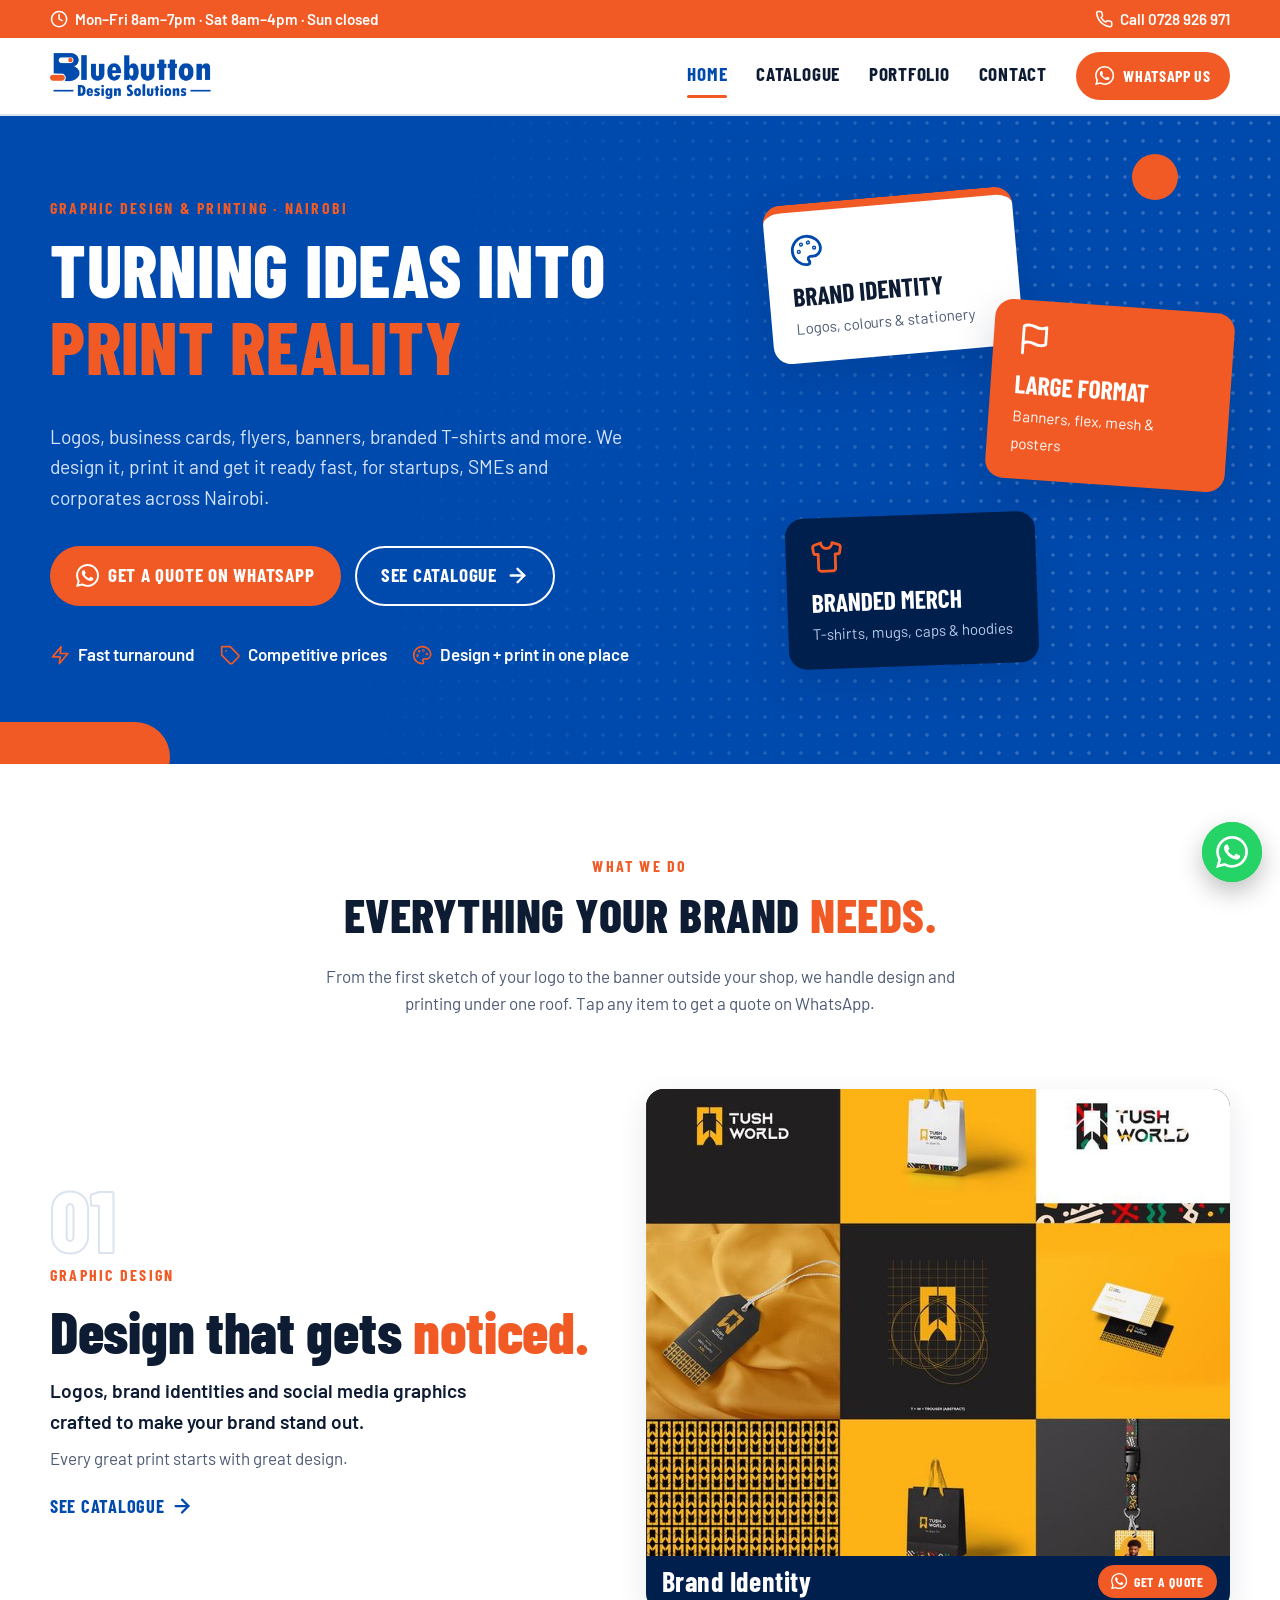
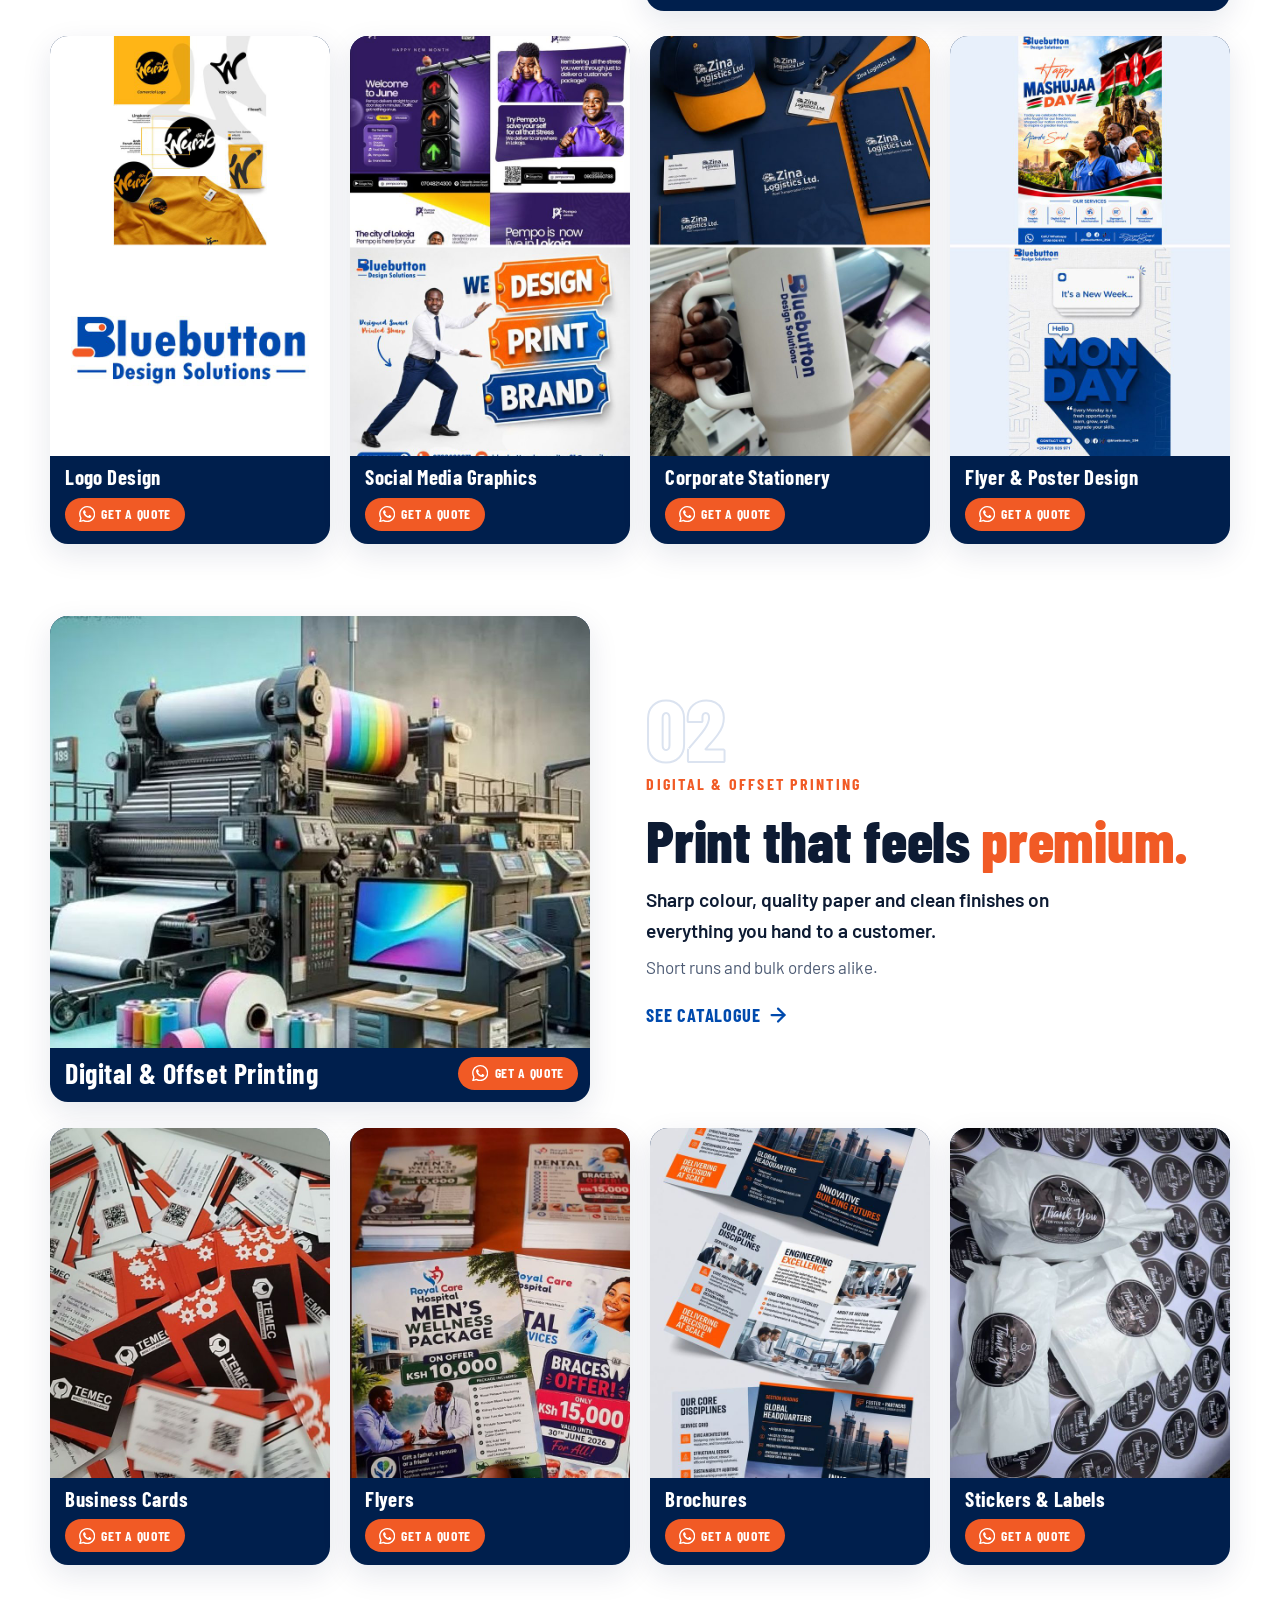
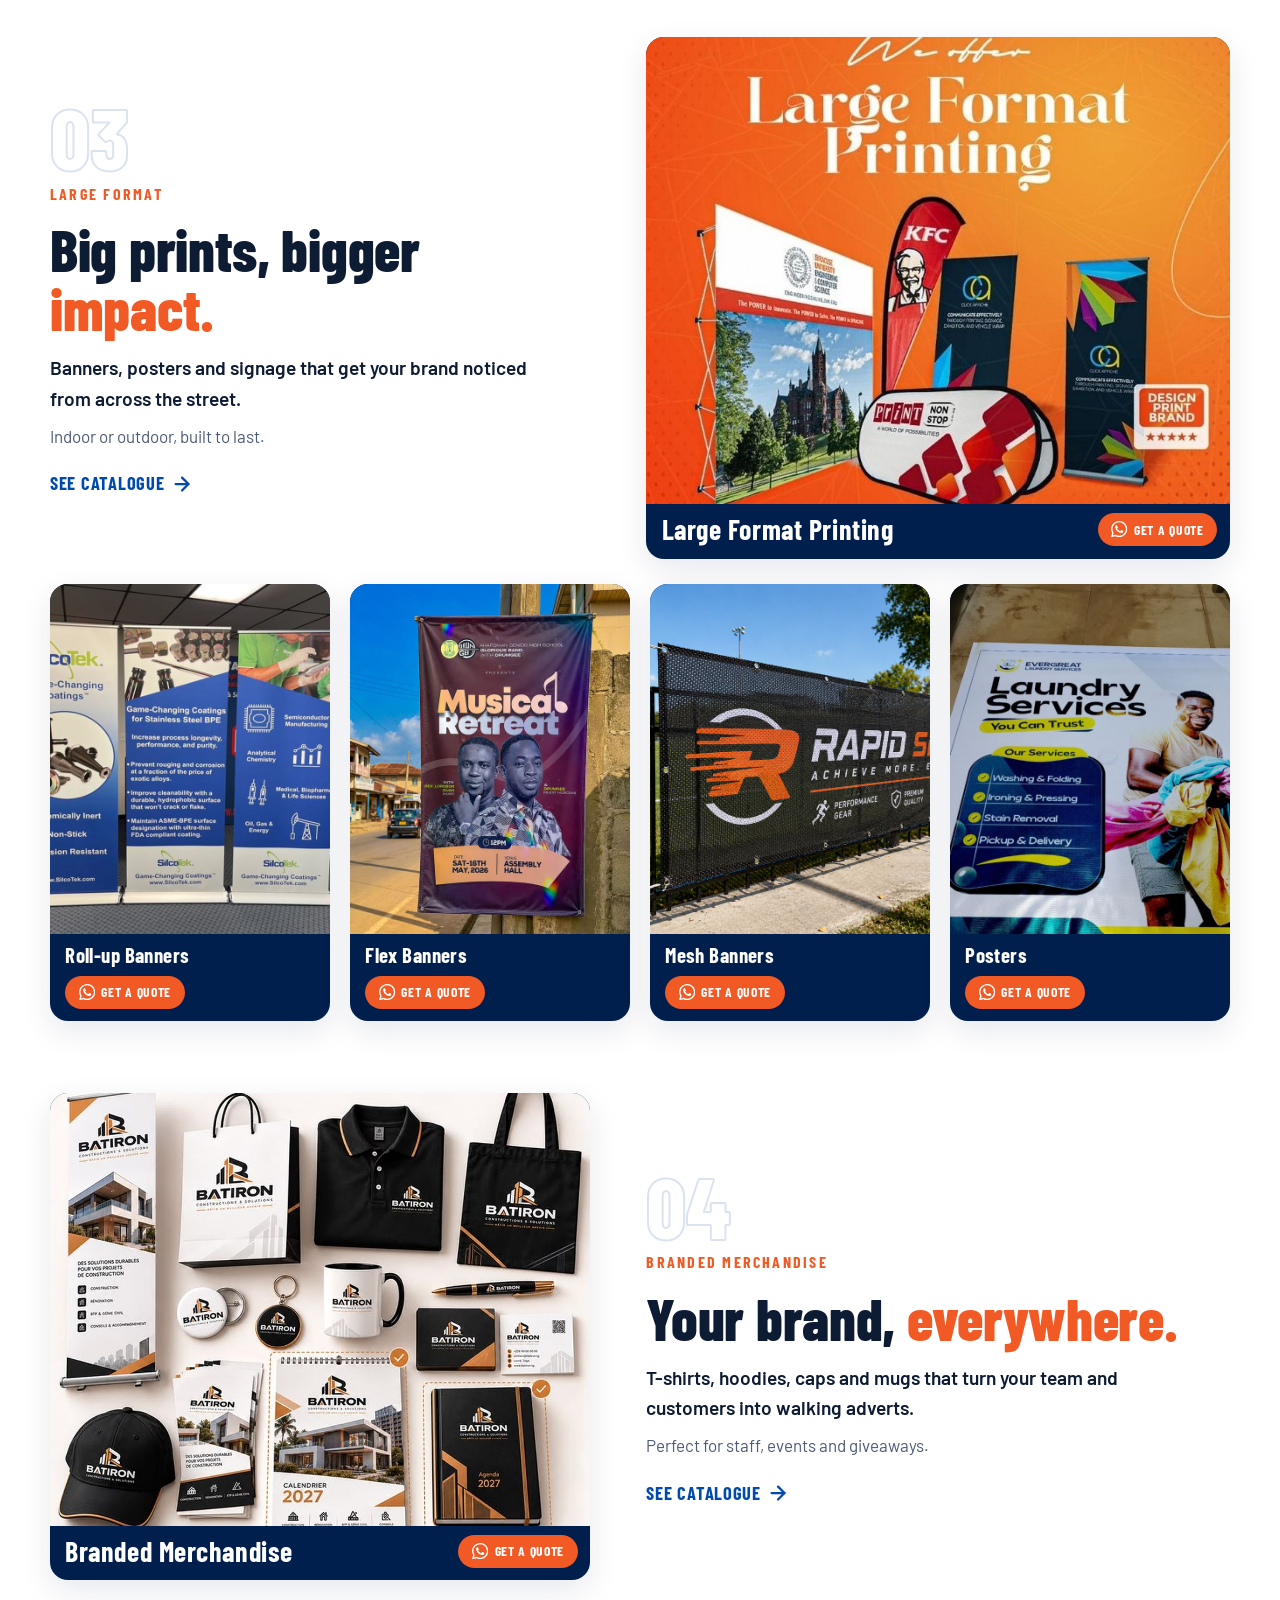
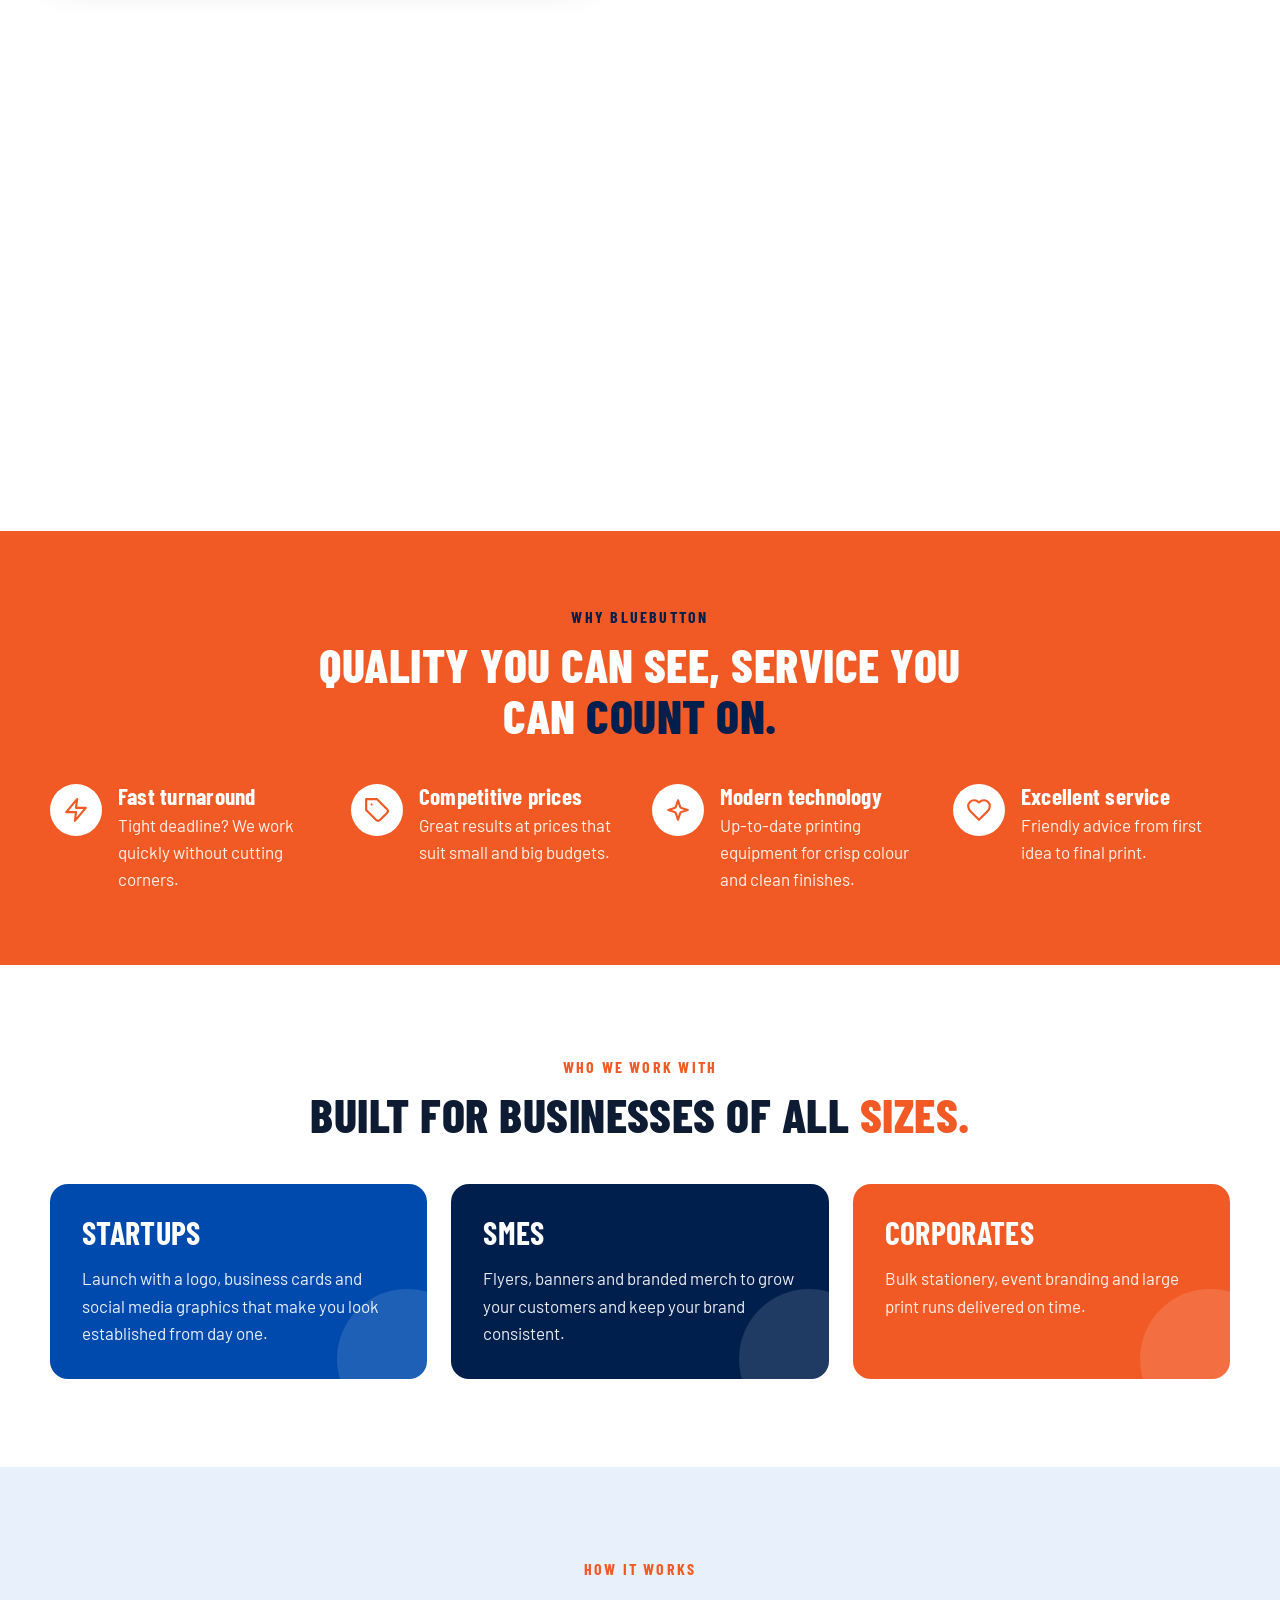
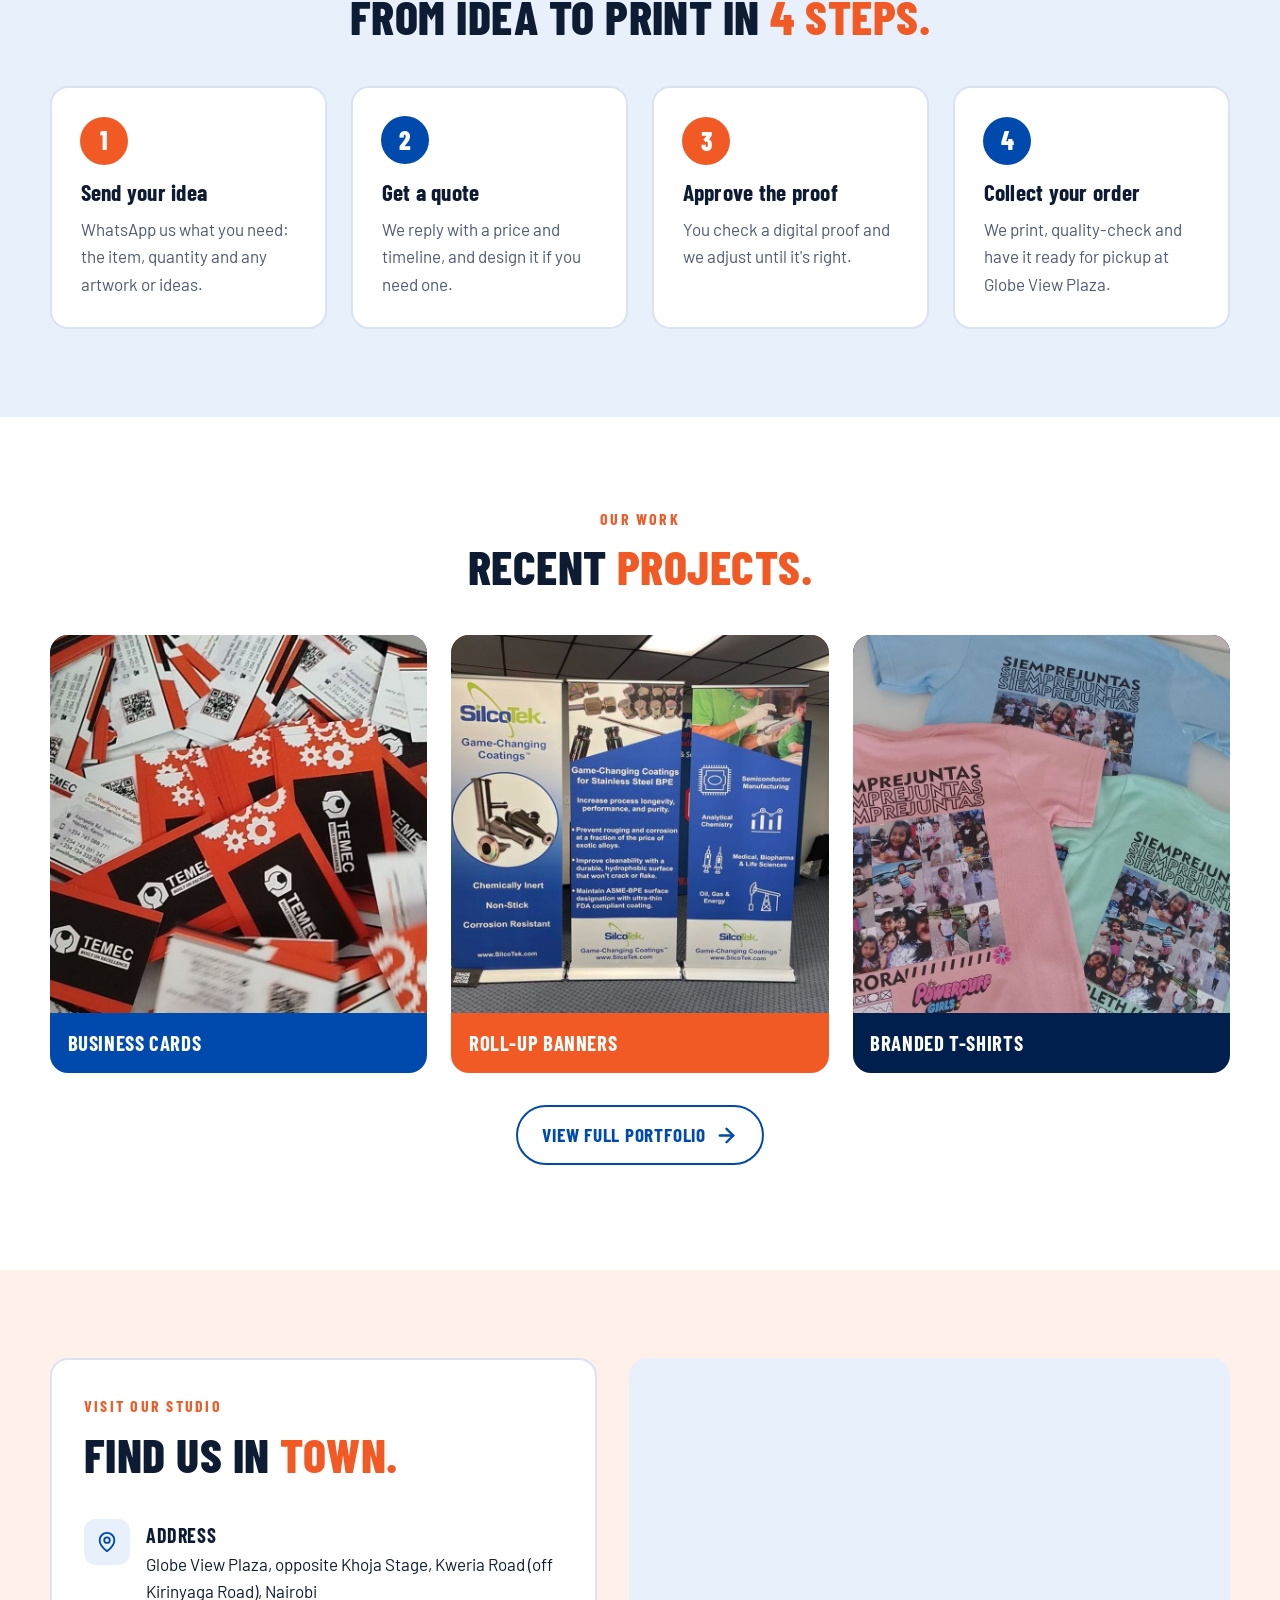
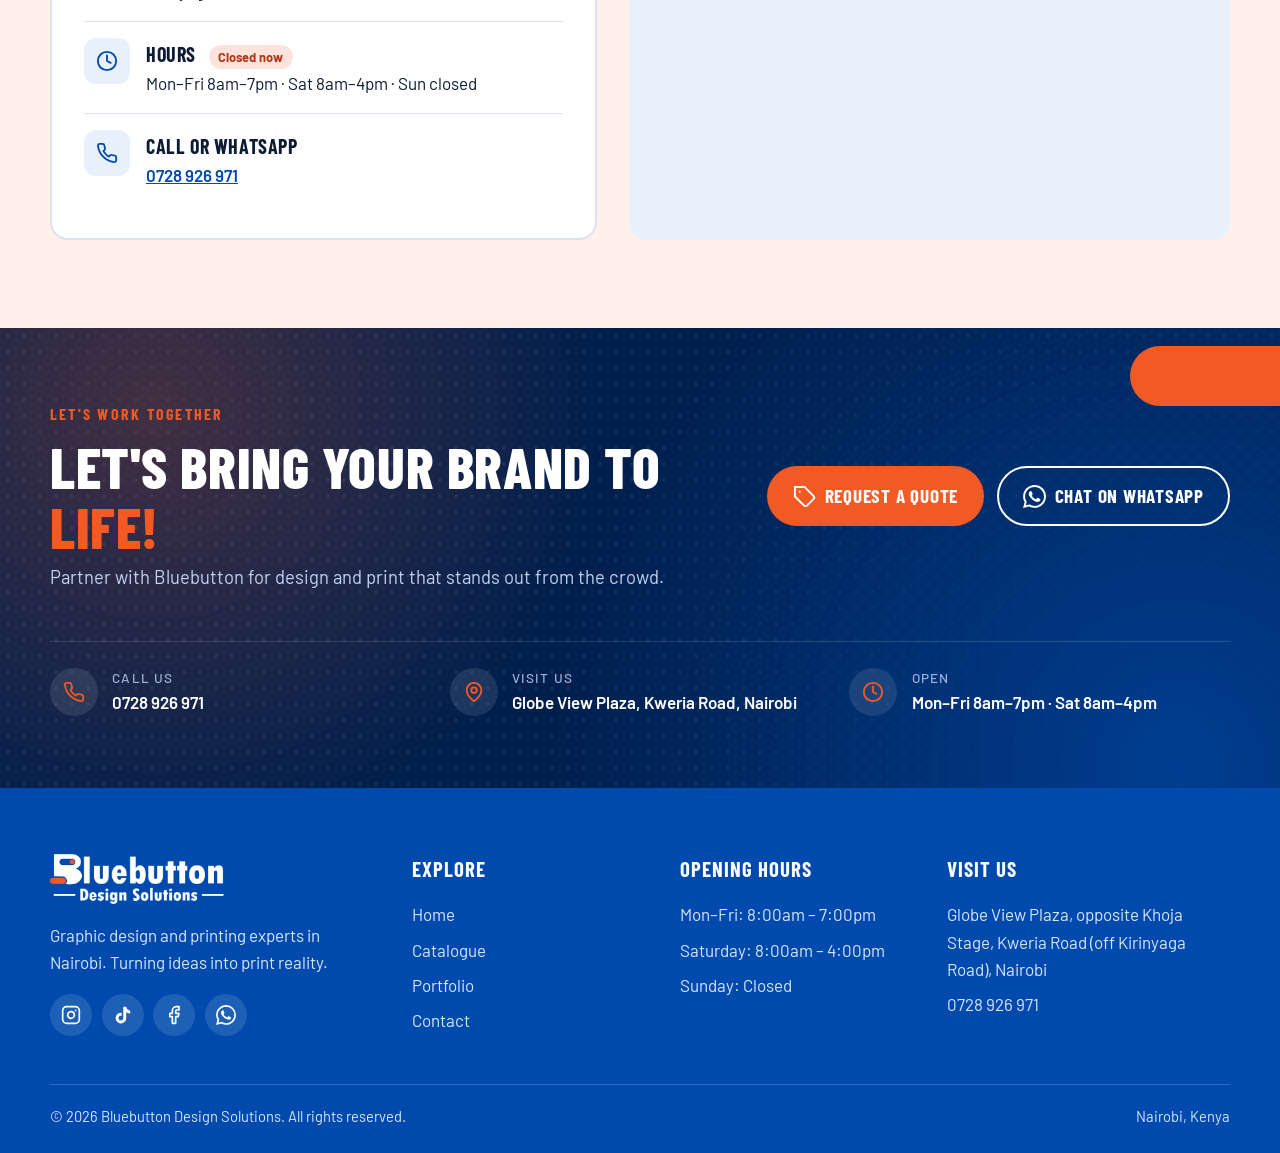
<file: index.html>
<!doctype html>
<html lang="en">
<head>
  <meta charset="utf-8">
  <meta name="viewport" content="width=device-width, initial-scale=1">
  <title>Bluebutton Design Solutions | Graphic Design & Printing in Nairobi</title>
  <meta name="description" content="Graphic design and printing studio in Nairobi. Logos, business cards, flyers, banners, branded T-shirts and merchandise with fast turnaround. Order on WhatsApp: 0728 926971.">
  <meta name="theme-color" content="#004aad">
  <link rel="canonical" href="https://mistarhummie.github.io/BLUEBUTTON/">
  <meta property="og:type" content="website">
  <meta property="og:title" content="Bluebutton Design Solutions | Graphic Design & Printing in Nairobi">
  <meta property="og:description" content="Graphic design and printing studio in Nairobi. Logos, business cards, flyers, banners, branded T-shirts and merchandise with fast turnaround. Order on WhatsApp: 0728 926971.">
  <meta property="og:image" content="https://mistarhummie.github.io/BLUEBUTTON/assets/logo.png">
  <meta property="og:url" content="https://mistarhummie.github.io/BLUEBUTTON/">
  <link rel="icon" href="assets/favicon.png" type="image/png">
  <link rel="apple-touch-icon" href="assets/apple-touch-icon.png">
  <link rel="preconnect" href="https://fonts.googleapis.com">
  <link rel="preconnect" href="https://fonts.gstatic.com" crossorigin>
  <link href="https://fonts.googleapis.com/css2?family=Barlow+Condensed:wght@600;700;800&family=Barlow:wght@400;500;600;700&display=swap" rel="stylesheet">
  <link rel="stylesheet" href="styles.css">
  <script type="application/ld+json">
  {
    "@context": "https://schema.org",
    "@type": "LocalBusiness",
    "name": "Bluebutton Design Solutions",
    "description": "Graphic design and printing studio in Nairobi, Kenya.",
    "url": "https://mistarhummie.github.io/BLUEBUTTON/",
    "logo": "https://mistarhummie.github.io/BLUEBUTTON/assets/logo.png",
    "image": "https://mistarhummie.github.io/BLUEBUTTON/assets/logo.png",
    "telephone": "+254728926971",
    "address": {
      "@type": "PostalAddress",
      "streetAddress": "Globe View Plaza, Opposite Khoja Stage, Kweria Road (off Kirinyaga Road)",
      "addressLocality": "Nairobi",
      "addressCountry": "KE"
    },
    "openingHoursSpecification": [
      {"@type": "OpeningHoursSpecification", "dayOfWeek": ["Monday","Tuesday","Wednesday","Thursday","Friday"], "opens": "08:00", "closes": "19:00"},
      {"@type": "OpeningHoursSpecification", "dayOfWeek": "Saturday", "opens": "08:00", "closes": "16:00"}
    ],
    "sameAs": [
      "https://www.instagram.com/bluebutton254",
      "https://www.tiktok.com/@bluebutton_254",
      "https://www.facebook.com/people/Bluebutton-Designs-Solutions/61586219685919/"
    ]
  }
  </script>
</head>
<body>
  <div class="topbar">
    <div class="container topbar-inner">
      <span class="hide-sm"><svg class="i" aria-hidden="true"><use href="assets/icons.svg#clock"/></svg> Mon–Fri 8am–7pm · Sat 8am–4pm · Sun closed</span>
      <a href="tel:+254728926971"><svg class="i" aria-hidden="true"><use href="assets/icons.svg#phone"/></svg> Call 0728 926 971</a>
    </div>
  </div>
  <header class="site-header">
    <div class="container nav">
      <a href="index.html" class="brand"><img src="assets/logo.png" alt="Bluebutton Design Solutions" width="1080" height="333"></a>
      <button class="nav-toggle" aria-expanded="false" aria-controls="nav-menu" aria-label="Open menu"><span></span><span></span><span></span></button>
      <nav id="nav-menu" class="nav-menu" aria-label="Main">
        <a href="index.html" aria-current="page">Home</a>
        <a href="catalogue.html">Catalogue</a>
        <a href="portfolio.html">Portfolio</a>
        <a href="contact.html">Contact</a>
        <a href="https://wa.me/254728926971?text=Hi%20Bluebutton%2C%20I%27d%20like%20a%20quote." class="btn btn-orange btn-sm" target="_blank" rel="noopener"><svg class="i" aria-hidden="true"><use href="assets/icons.svg#whatsapp"/></svg> WhatsApp us</a>
      </nav>
    </div>
  </header>

  <main>
    <section class="hero">
      <div class="container hero-grid">
        <div>
          <span class="eyebrow">Graphic design &amp; printing · Nairobi</span>
          <h1>Turning ideas into <span class="hl">print reality</span></h1>
          <p class="lead">Logos, business cards, flyers, banners, branded T-shirts and more. We design it, print it and get it ready fast, for startups, SMEs and corporates across Nairobi.</p>
          <div class="hero-actions">
            <a href="https://wa.me/254728926971?text=Hi%20Bluebutton%2C%20I%27d%20like%20a%20quote." class="btn btn-orange" target="_blank" rel="noopener"><svg class="i" aria-hidden="true"><use href="assets/icons.svg#whatsapp"/></svg> Get a quote on WhatsApp</a>
            <a href="catalogue.html" class="btn btn-ghost">See catalogue <svg class="i" aria-hidden="true"><use href="assets/icons.svg#arrow"/></svg></a>
          </div>
          <ul class="hero-points">
            <li><svg class="i" aria-hidden="true"><use href="assets/icons.svg#zap"/></svg> Fast turnaround</li>
            <li><svg class="i" aria-hidden="true"><use href="assets/icons.svg#tag"/></svg> Competitive prices</li>
            <li><svg class="i" aria-hidden="true"><use href="assets/icons.svg#palette"/></svg> Design + print in one place</li>
          </ul>
        </div>
        <div class="hero-art" aria-hidden="true">
          <div class="stack-card sc-1"><svg class="i" aria-hidden="true"><use href="assets/icons.svg#palette"/></svg><strong>Brand identity</strong><span>Logos, colours &amp; stationery</span></div>
          <div class="stack-card sc-2"><svg class="i" aria-hidden="true"><use href="assets/icons.svg#flag"/></svg><strong>Large format</strong><span>Banners, flex, mesh &amp; posters</span></div>
          <div class="stack-card sc-3"><svg class="i" aria-hidden="true"><use href="assets/icons.svg#shirt"/></svg><strong>Branded merch</strong><span>T-shirts, mugs, caps &amp; hoodies</span></div>
        </div>
      </div>
    </section>

    <section class="section showcase">
      <div class="container">
        <div class="section-head">
          <span class="eyebrow">What we do</span>
          <h2>Everything your brand <span class="accent">needs.</span></h2>
          <p>From the first sketch of your logo to the banner outside your shop, we handle design and printing under one roof. Tap any item to get a quote on WhatsApp.</p>
        </div>
        <div class="sc-block" id="sc-design">
          <div class="sc-intro">
            <span class="sc-num">01</span>
            <span class="eyebrow">Graphic design</span>
            <h3 class="sc-title">Design that gets <span class="accent">noticed.</span></h3>
            <p class="sc-lead">Logos, brand identities and social media graphics crafted to make your brand stand out.</p>
            <p class="sc-sub">Every great print starts with great design.</p>
            <a class="link-arrow" href="catalogue.html#branding">See catalogue <svg class="i" aria-hidden="true"><use href="assets/icons.svg#arrow"/></svg></a>
          </div>
          <a class="sc-card sc-feature" href="https://wa.me/254728926971?text=Hi%20Bluebutton%2C%20I%27d%20like%20a%20quote%20for%3A%20Brand%20identity%20package" target="_blank" rel="noopener" aria-label="Get a quote for Brand Identity"><img src="assets/home/feature-design.jpg" alt="" width="500" height="400" loading="lazy"><span class="sc-label">Brand Identity</span><span class="sc-cta"><svg class="i" aria-hidden="true"><use href="assets/icons.svg#whatsapp"/></svg> Get a quote</span></a>
          <div class="sc-grid">
            <a class="sc-card" href="https://wa.me/254728926971?text=Hi%20Bluebutton%2C%20I%27d%20like%20a%20quote%20for%3A%20Logo%20Design" target="_blank" rel="noopener" aria-label="Get a quote for Logo Design"><img src="assets/home/logo-design.jpg" alt="" width="400" height="500" loading="lazy"><span class="sc-label">Logo Design</span><span class="sc-cta"><svg class="i" aria-hidden="true"><use href="assets/icons.svg#whatsapp"/></svg> Get a quote</span></a>
            <a class="sc-card" href="https://wa.me/254728926971?text=Hi%20Bluebutton%2C%20I%27d%20like%20a%20quote%20for%3A%20Social%20Media%20Graphics" target="_blank" rel="noopener" aria-label="Get a quote for Social Media Graphics"><img src="assets/home/social-media.jpg" alt="" width="400" height="500" loading="lazy"><span class="sc-label">Social Media Graphics</span><span class="sc-cta"><svg class="i" aria-hidden="true"><use href="assets/icons.svg#whatsapp"/></svg> Get a quote</span></a>
            <a class="sc-card" href="https://wa.me/254728926971?text=Hi%20Bluebutton%2C%20I%27d%20like%20a%20quote%20for%3A%20Corporate%20Stationery" target="_blank" rel="noopener" aria-label="Get a quote for Corporate Stationery"><img src="assets/home/stationery-design.jpg" alt="" width="400" height="500" loading="lazy"><span class="sc-label">Corporate Stationery</span><span class="sc-cta"><svg class="i" aria-hidden="true"><use href="assets/icons.svg#whatsapp"/></svg> Get a quote</span></a>
            <a class="sc-card" href="https://wa.me/254728926971?text=Hi%20Bluebutton%2C%20I%27d%20like%20a%20quote%20for%3A%20Flyer%20and%20Poster%20Design" target="_blank" rel="noopener" aria-label="Get a quote for Flyer &amp; Poster Design"><img src="assets/home/flyer-design.jpg" alt="" width="400" height="500" loading="lazy"><span class="sc-label">Flyer &amp; Poster Design</span><span class="sc-cta"><svg class="i" aria-hidden="true"><use href="assets/icons.svg#whatsapp"/></svg> Get a quote</span></a>
          </div>
        </div>
        <div class="sc-block flip" id="sc-printing">
          <div class="sc-intro">
            <span class="sc-num">02</span>
            <span class="eyebrow">Digital &amp; offset printing</span>
            <h3 class="sc-title">Print that feels <span class="accent">premium.</span></h3>
            <p class="sc-lead">Sharp colour, quality paper and clean finishes on everything you hand to a customer.</p>
            <p class="sc-sub">Short runs and bulk orders alike.</p>
            <a class="link-arrow" href="catalogue.html#production">See catalogue <svg class="i" aria-hidden="true"><use href="assets/icons.svg#arrow"/></svg></a>
          </div>
          <a class="sc-card sc-feature" href="https://wa.me/254728926971?text=Hi%20Bluebutton%2C%20I%27d%20like%20a%20quote%20for%3A%20Printing" target="_blank" rel="noopener" aria-label="Get a quote for Digital &amp; Offset Printing"><img src="assets/home/feature-printing.jpg" alt="" width="500" height="400" loading="lazy"><span class="sc-label">Digital &amp; Offset Printing</span><span class="sc-cta"><svg class="i" aria-hidden="true"><use href="assets/icons.svg#whatsapp"/></svg> Get a quote</span></a>
          <div class="sc-grid">
            <a class="sc-card" href="https://wa.me/254728926971?text=Hi%20Bluebutton%2C%20I%27d%20like%20a%20quote%20for%3A%20Business%20Cards" target="_blank" rel="noopener" aria-label="Get a quote for Business Cards"><img src="assets/home/business-cards.jpg" alt="" width="400" height="500" loading="lazy"><img class="alt" src="assets/home/business-cards-2.jpg" alt="" width="400" height="500" loading="lazy"><span class="sc-label">Business Cards</span><span class="sc-cta"><svg class="i" aria-hidden="true"><use href="assets/icons.svg#whatsapp"/></svg> Get a quote</span></a>
            <a class="sc-card" href="https://wa.me/254728926971?text=Hi%20Bluebutton%2C%20I%27d%20like%20a%20quote%20for%3A%20Flyers" target="_blank" rel="noopener" aria-label="Get a quote for Flyers"><img src="assets/home/flyers.jpg" alt="" width="400" height="500" loading="lazy"><img class="alt" src="assets/home/flyers-2.jpg" alt="" width="400" height="500" loading="lazy"><span class="sc-label">Flyers</span><span class="sc-cta"><svg class="i" aria-hidden="true"><use href="assets/icons.svg#whatsapp"/></svg> Get a quote</span></a>
            <a class="sc-card" href="https://wa.me/254728926971?text=Hi%20Bluebutton%2C%20I%27d%20like%20a%20quote%20for%3A%20Brochures" target="_blank" rel="noopener" aria-label="Get a quote for Brochures"><img src="assets/home/brochures.jpg" alt="" width="400" height="500" loading="lazy"><img class="alt" src="assets/home/brochures-2.jpg" alt="" width="400" height="500" loading="lazy"><span class="sc-label">Brochures</span><span class="sc-cta"><svg class="i" aria-hidden="true"><use href="assets/icons.svg#whatsapp"/></svg> Get a quote</span></a>
            <a class="sc-card" href="https://wa.me/254728926971?text=Hi%20Bluebutton%2C%20I%27d%20like%20a%20quote%20for%3A%20Stickers%20and%20Labels" target="_blank" rel="noopener" aria-label="Get a quote for Stickers &amp; Labels"><img src="assets/home/stickers.jpg" alt="" width="400" height="500" loading="lazy"><img class="alt" src="assets/home/stickers-2.jpg" alt="" width="400" height="500" loading="lazy"><span class="sc-label">Stickers &amp; Labels</span><span class="sc-cta"><svg class="i" aria-hidden="true"><use href="assets/icons.svg#whatsapp"/></svg> Get a quote</span></a>
          </div>
        </div>
        <div class="sc-block" id="sc-large-format">
          <div class="sc-intro">
            <span class="sc-num">03</span>
            <span class="eyebrow">Large format</span>
            <h3 class="sc-title">Big prints, bigger <span class="accent">impact.</span></h3>
            <p class="sc-lead">Banners, posters and signage that get your brand noticed from across the street.</p>
            <p class="sc-sub">Indoor or outdoor, built to last.</p>
            <a class="link-arrow" href="catalogue.html#production">See catalogue <svg class="i" aria-hidden="true"><use href="assets/icons.svg#arrow"/></svg></a>
          </div>
          <a class="sc-card sc-feature" href="https://wa.me/254728926971?text=Hi%20Bluebutton%2C%20I%27d%20like%20a%20quote%20for%3A%20Large%20format%20printing" target="_blank" rel="noopener" aria-label="Get a quote for Large Format Printing"><img src="assets/home/feature-large.jpg" alt="" width="500" height="400" loading="lazy"><img class="alt" src="assets/home/feature-large-2.jpg" alt="" width="500" height="400" loading="lazy"><span class="sc-label">Large Format Printing</span><span class="sc-cta"><svg class="i" aria-hidden="true"><use href="assets/icons.svg#whatsapp"/></svg> Get a quote</span></a>
          <div class="sc-grid">
            <a class="sc-card" href="https://wa.me/254728926971?text=Hi%20Bluebutton%2C%20I%27d%20like%20a%20quote%20for%3A%20Roll-up%20Banners" target="_blank" rel="noopener" aria-label="Get a quote for Roll-up Banners"><img src="assets/home/rollup.jpg" alt="" width="400" height="500" loading="lazy"><span class="sc-label">Roll-up Banners</span><span class="sc-cta"><svg class="i" aria-hidden="true"><use href="assets/icons.svg#whatsapp"/></svg> Get a quote</span></a>
            <a class="sc-card" href="https://wa.me/254728926971?text=Hi%20Bluebutton%2C%20I%27d%20like%20a%20quote%20for%3A%20Flex%20Banners" target="_blank" rel="noopener" aria-label="Get a quote for Flex Banners"><img src="assets/home/flex.jpg" alt="" width="400" height="500" loading="lazy"><span class="sc-label">Flex Banners</span><span class="sc-cta"><svg class="i" aria-hidden="true"><use href="assets/icons.svg#whatsapp"/></svg> Get a quote</span></a>
            <a class="sc-card" href="https://wa.me/254728926971?text=Hi%20Bluebutton%2C%20I%27d%20like%20a%20quote%20for%3A%20Mesh%20Banners" target="_blank" rel="noopener" aria-label="Get a quote for Mesh Banners"><img src="assets/home/mesh.jpg" alt="" width="400" height="500" loading="lazy"><span class="sc-label">Mesh Banners</span><span class="sc-cta"><svg class="i" aria-hidden="true"><use href="assets/icons.svg#whatsapp"/></svg> Get a quote</span></a>
            <a class="sc-card" href="https://wa.me/254728926971?text=Hi%20Bluebutton%2C%20I%27d%20like%20a%20quote%20for%3A%20Posters" target="_blank" rel="noopener" aria-label="Get a quote for Posters"><img src="assets/home/posters.jpg" alt="" width="400" height="500" loading="lazy"><span class="sc-label">Posters</span><span class="sc-cta"><svg class="i" aria-hidden="true"><use href="assets/icons.svg#whatsapp"/></svg> Get a quote</span></a>
          </div>
        </div>
        <div class="sc-block flip" id="sc-merch">
          <div class="sc-intro">
            <span class="sc-num">04</span>
            <span class="eyebrow">Branded merchandise</span>
            <h3 class="sc-title">Your brand, <span class="accent">everywhere.</span></h3>
            <p class="sc-lead">T-shirts, hoodies, caps and mugs that turn your team and customers into walking adverts.</p>
            <p class="sc-sub">Perfect for staff, events and giveaways.</p>
            <a class="link-arrow" href="catalogue.html#branding">See catalogue <svg class="i" aria-hidden="true"><use href="assets/icons.svg#arrow"/></svg></a>
          </div>
          <a class="sc-card sc-feature" href="https://wa.me/254728926971?text=Hi%20Bluebutton%2C%20I%27d%20like%20a%20quote%20for%3A%20Branded%20merchandise" target="_blank" rel="noopener" aria-label="Get a quote for Branded Merchandise"><img src="assets/home/feature-merch.jpg" alt="" width="500" height="400" loading="lazy"><span class="sc-label">Branded Merchandise</span><span class="sc-cta"><svg class="i" aria-hidden="true"><use href="assets/icons.svg#whatsapp"/></svg> Get a quote</span></a>
          <div class="sc-grid">
            <a class="sc-card" href="https://wa.me/254728926971?text=Hi%20Bluebutton%2C%20I%27d%20like%20a%20quote%20for%3A%20T-shirts" target="_blank" rel="noopener" aria-label="Get a quote for T-shirts"><img src="assets/home/tshirt.jpg" alt="" width="400" height="500" loading="lazy"><span class="sc-label">T-shirts</span><span class="sc-cta"><svg class="i" aria-hidden="true"><use href="assets/icons.svg#whatsapp"/></svg> Get a quote</span></a>
            <a class="sc-card" href="https://wa.me/254728926971?text=Hi%20Bluebutton%2C%20I%27d%20like%20a%20quote%20for%3A%20Hoodies" target="_blank" rel="noopener" aria-label="Get a quote for Hoodies"><img src="assets/home/hoodie.jpg" alt="" width="400" height="500" loading="lazy"><span class="sc-label">Hoodies</span><span class="sc-cta"><svg class="i" aria-hidden="true"><use href="assets/icons.svg#whatsapp"/></svg> Get a quote</span></a>
            <a class="sc-card" href="https://wa.me/254728926971?text=Hi%20Bluebutton%2C%20I%27d%20like%20a%20quote%20for%3A%20Caps" target="_blank" rel="noopener" aria-label="Get a quote for Caps"><img src="assets/home/cap.jpg" alt="" width="400" height="500" loading="lazy"><span class="sc-label">Caps</span><span class="sc-cta"><svg class="i" aria-hidden="true"><use href="assets/icons.svg#whatsapp"/></svg> Get a quote</span></a>
            <a class="sc-card" href="https://wa.me/254728926971?text=Hi%20Bluebutton%2C%20I%27d%20like%20a%20quote%20for%3A%20Mugs" target="_blank" rel="noopener" aria-label="Get a quote for Mugs"><img src="assets/home/mug.jpg" alt="" width="400" height="500" loading="lazy"><span class="sc-label">Mugs</span><span class="sc-cta"><svg class="i" aria-hidden="true"><use href="assets/icons.svg#whatsapp"/></svg> Get a quote</span></a>
          </div>
        </div>
      </div>
    </section>

    <section class="why">
      <div class="container">
        <div class="section-head">
          <span class="eyebrow">Why Bluebutton</span>
          <h2>Quality you can see, service you can <span class="accent-deep">count on.</span></h2>
        </div>
        <div class="grid g-4">
          <div class="why-item"><div class="ic"><svg class="i" aria-hidden="true"><use href="assets/icons.svg#zap"/></svg></div><div><h3>Fast turnaround</h3><p>Tight deadline? We work quickly without cutting corners.</p></div></div>
          <div class="why-item"><div class="ic"><svg class="i" aria-hidden="true"><use href="assets/icons.svg#tag"/></svg></div><div><h3>Competitive prices</h3><p>Great results at prices that suit small and big budgets.</p></div></div>
          <div class="why-item"><div class="ic"><svg class="i" aria-hidden="true"><use href="assets/icons.svg#sparkles"/></svg></div><div><h3>Modern technology</h3><p>Up-to-date printing equipment for crisp colour and clean finishes.</p></div></div>
          <div class="why-item"><div class="ic"><svg class="i" aria-hidden="true"><use href="assets/icons.svg#heart"/></svg></div><div><h3>Excellent service</h3><p>Friendly advice from first idea to final print.</p></div></div>
        </div>
      </div>
    </section>

    <section class="section">
      <div class="container">
        <div class="section-head">
          <span class="eyebrow">Who we work with</span>
          <h2>Built for businesses of all <span class="accent">sizes.</span></h2>
        </div>
        <div class="grid g-3">
          <div class="aud-card aud-1"><h3>Startups</h3><p>Launch with a logo, business cards and social media graphics that make you look established from day one.</p></div>
          <div class="aud-card aud-2"><h3>SMEs</h3><p>Flyers, banners and branded merch to grow your customers and keep your brand consistent.</p></div>
          <div class="aud-card aud-3"><h3>Corporates</h3><p>Bulk stationery, event branding and large print runs delivered on time.</p></div>
        </div>
      </div>
    </section>

    <section class="section tint">
      <div class="container">
        <div class="section-head">
          <span class="eyebrow">How it works</span>
          <h2>From idea to print in <span class="accent">4 steps.</span></h2>
        </div>
        <ol class="steps grid g-4">
          <li><h3>Send your idea</h3><p>WhatsApp us what you need: the item, quantity and any artwork or ideas.</p></li>
          <li><h3>Get a quote</h3><p>We reply with a price and timeline, and design it if you need one.</p></li>
          <li><h3>Approve the proof</h3><p>You check a digital proof and we adjust until it's right.</p></li>
          <li><h3>Collect your order</h3><p>We print, quality-check and have it ready for pickup at Globe View Plaza.</p></li>
        </ol>
      </div>
    </section>

    <section class="section">
      <div class="container">
        <div class="section-head">
          <span class="eyebrow">Our work</span>
          <h2>Recent <span class="accent">projects.</span></h2>
        </div>
        <div class="grid g-3">
          <figure class="tile t-blue"><img src="assets/work/business-cards.jpg" alt="Business cards printed by Bluebutton" loading="lazy" width="800" height="800"><figcaption>Business cards</figcaption></figure>
          <figure class="tile t-orange"><img src="assets/work/rollup-banners.jpg" alt="Roll-up banners printed by Bluebutton" loading="lazy" width="800" height="800"><figcaption>Roll-up banners</figcaption></figure>
          <figure class="tile t-deep"><img src="assets/work/tshirts.jpg" alt="Branded T-shirts printed by Bluebutton" loading="lazy" width="800" height="800"><figcaption>Branded T-shirts</figcaption></figure>
        </div>
        <p class="center" style="margin-top:2rem"><a href="portfolio.html" class="btn btn-ghost-blue">View full portfolio <svg class="i" aria-hidden="true"><use href="assets/icons.svg#arrow"/></svg></a></p>
      </div>
    </section>

    <section class="section peach">
      <div class="container visit-grid">
        <div class="info-card">
          <span class="eyebrow">Visit our studio</span>
          <h2>Find us in <span class="accent">town.</span></h2>
          <div class="info-row"><div class="ic"><svg class="i" aria-hidden="true"><use href="assets/icons.svg#pin"/></svg></div><div><strong>Address</strong>Globe View Plaza, opposite Khoja Stage, Kweria Road (off Kirinyaga Road), Nairobi</div></div>
          <div class="info-row"><div class="ic"><svg class="i" aria-hidden="true"><use href="assets/icons.svg#clock"/></svg></div><div><strong>Hours <span class="open-pill" data-open-pill hidden></span></strong>Mon–Fri 8am–7pm · Sat 8am–4pm · Sun closed</div></div>
          <div class="info-row"><div class="ic"><svg class="i" aria-hidden="true"><use href="assets/icons.svg#phone"/></svg></div><div><strong>Call or WhatsApp</strong><a href="tel:+254728926971">0728 926 971</a></div></div>
        </div>
        <iframe class="map" title="Map to Bluebutton Design Solutions" loading="lazy" referrerpolicy="no-referrer-when-downgrade"
          src="https://www.google.com/maps?q=Globe+View+Plaza,+Kweria+Road,+Nairobi&amp;output=embed"></iframe>
      </div>
    </section>

  </main>

  <section class="presence">
    <div class="container presence-inner">
      <div class="presence-head">
        <span class="eyebrow">Let's work together</span>
        <h2>Let's bring your brand to <span class="accent">life!</span></h2>
        <p>Partner with Bluebutton for design and print that stands out from the crowd.</p>
      </div>
      <div class="presence-actions">
        <a href="contact.html#quote-form" class="btn btn-orange"><svg class="i" aria-hidden="true"><use href="assets/icons.svg#tag"/></svg> Request a quote</a>
        <a href="https://wa.me/254728926971?text=Hi%20Bluebutton%2C%20I%27d%20like%20a%20quote." class="btn btn-ghost" target="_blank" rel="noopener"><svg class="i" aria-hidden="true"><use href="assets/icons.svg#whatsapp"/></svg> Chat on WhatsApp</a>
      </div>
      <ul class="presence-contacts">
        <li><span class="ic"><svg class="i" aria-hidden="true"><use href="assets/icons.svg#phone"/></svg></span><span><small>Call us</small><a href="tel:+254728926971">0728 926 971</a></span></li>
        <li><span class="ic"><svg class="i" aria-hidden="true"><use href="assets/icons.svg#pin"/></svg></span><span><small>Visit us</small>Globe View Plaza, Kweria Road, Nairobi</span></li>
        <li><span class="ic"><svg class="i" aria-hidden="true"><use href="assets/icons.svg#clock"/></svg></span><span><small>Open</small>Mon–Fri 8am–7pm · Sat 8am–4pm</span></li>
      </ul>
    </div>
  </section>

  <footer class="site-footer">
    <div class="container footer-grid">
      <div>
        <img class="footer-logo" src="assets/logo-white.png" alt="Bluebutton Design Solutions" width="1080" height="333">
        <p>Graphic design and printing experts in Nairobi. Turning ideas into print reality.</p>
        <div class="socials">
          <a href="https://www.instagram.com/bluebutton254" target="_blank" rel="noopener" aria-label="Instagram"><svg class="i" aria-hidden="true"><use href="assets/icons.svg#instagram"/></svg></a>
          <a href="https://www.tiktok.com/@bluebutton_254" target="_blank" rel="noopener" aria-label="TikTok"><svg class="i" aria-hidden="true"><use href="assets/icons.svg#tiktok"/></svg></a>
          <a href="https://www.facebook.com/people/Bluebutton-Designs-Solutions/61586219685919/" target="_blank" rel="noopener" aria-label="Facebook"><svg class="i" aria-hidden="true"><use href="assets/icons.svg#facebook"/></svg></a>
          <a href="https://wa.me/254728926971?text=Hi%20Bluebutton%2C%20I%27d%20like%20a%20quote." target="_blank" rel="noopener" aria-label="WhatsApp"><svg class="i" aria-hidden="true"><use href="assets/icons.svg#whatsapp"/></svg></a>
        </div>
      </div>
      <div>
        <h4>Explore</h4>
        <ul>
          <li><a href="index.html">Home</a></li>
          <li><a href="catalogue.html">Catalogue</a></li>
          <li><a href="portfolio.html">Portfolio</a></li>
          <li><a href="contact.html">Contact</a></li>
        </ul>
      </div>
      <div>
        <h4>Opening hours</h4>
        <ul>
          <li>Mon–Fri: 8:00am – 7:00pm</li>
          <li>Saturday: 8:00am – 4:00pm</li>
          <li>Sunday: Closed</li>
        </ul>
      </div>
      <div>
        <h4>Visit us</h4>
        <ul>
          <li>Globe View Plaza, opposite Khoja Stage, Kweria Road (off Kirinyaga Road), Nairobi</li>
          <li><a href="tel:+254728926971">0728 926 971</a></li>
        </ul>
      </div>
    </div>
    <div class="container footer-bottom">
      <span>&copy; <span data-year>2026</span> Bluebutton Design Solutions. All rights reserved.</span>
      <span>Nairobi, Kenya</span>
    </div>
  </footer>

  <a href="https://wa.me/254728926971?text=Hi%20Bluebutton%2C%20I%27d%20like%20a%20quote." class="wa-float" target="_blank" rel="noopener" aria-label="Chat with us on WhatsApp"><svg class="i" aria-hidden="true"><use href="assets/icons.svg#whatsapp"/></svg></a>
  <script src="script.js"></script>
</body>
</html>
</file>
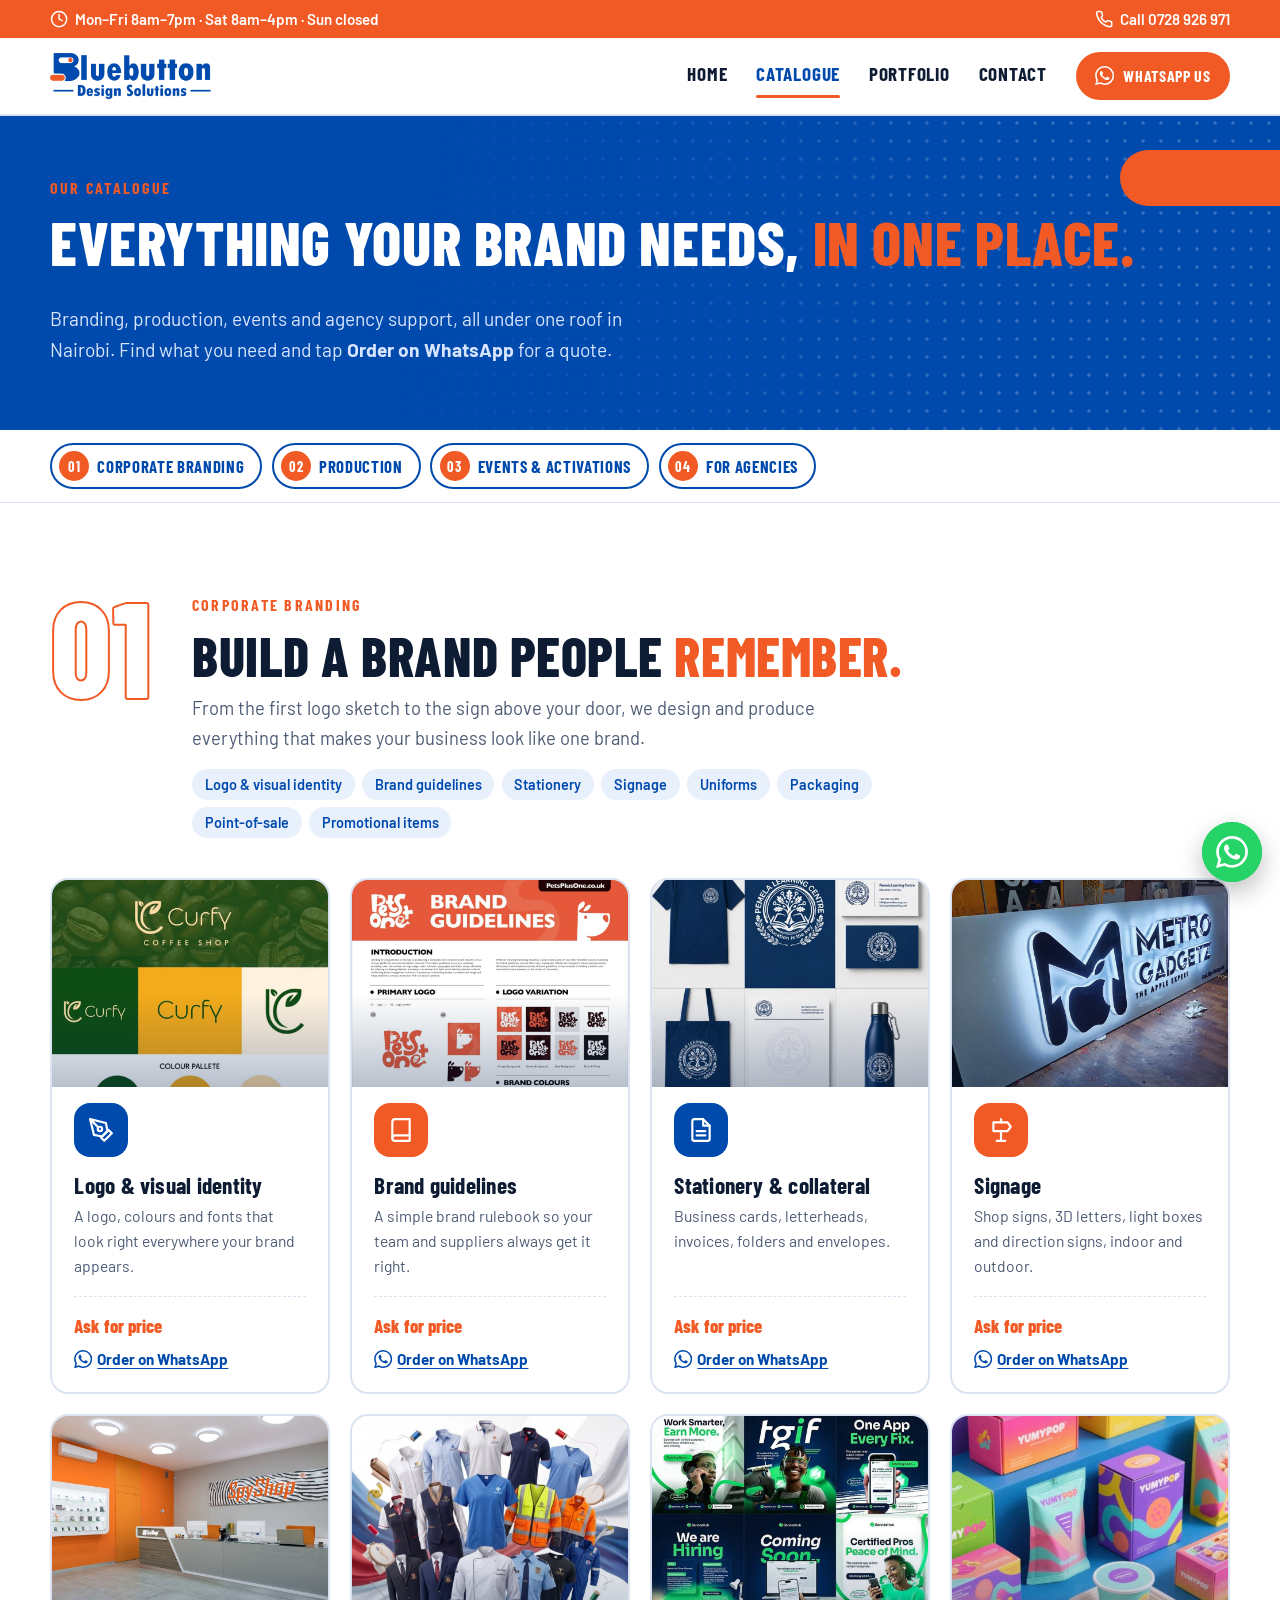
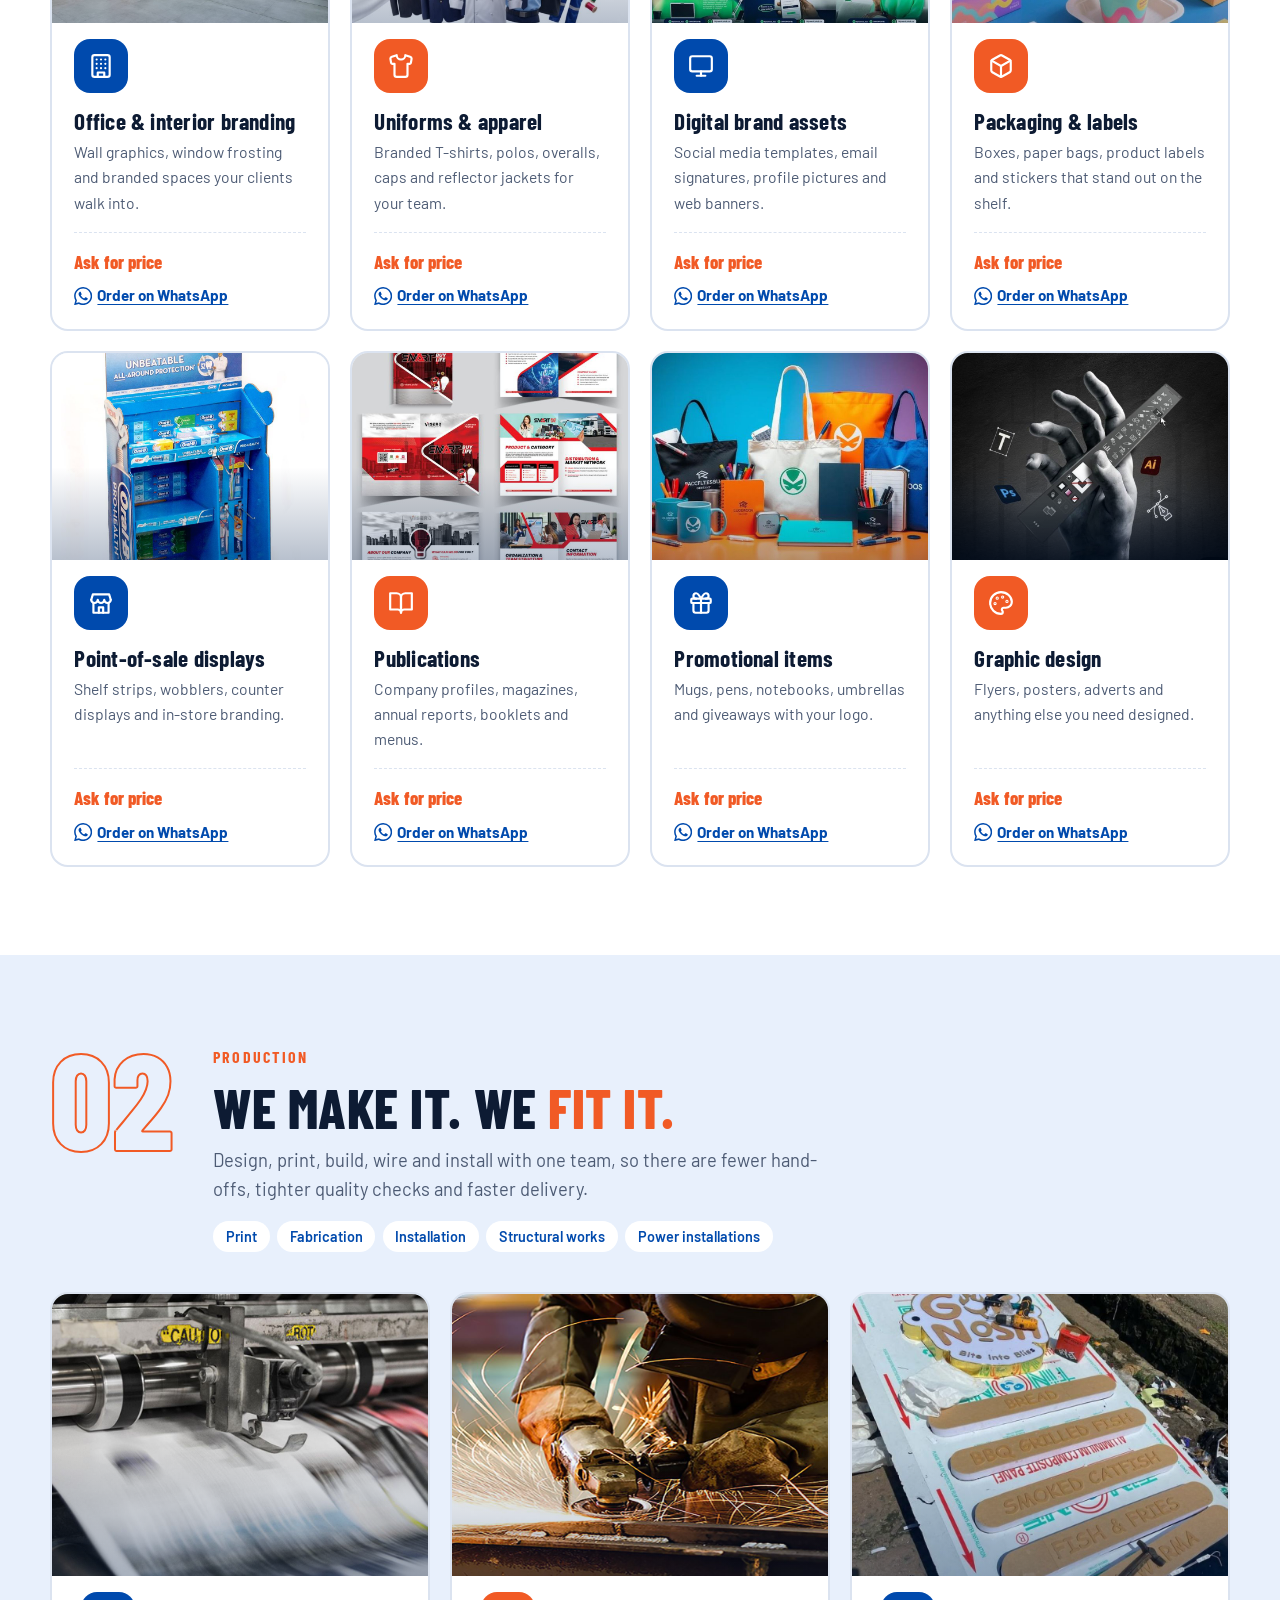
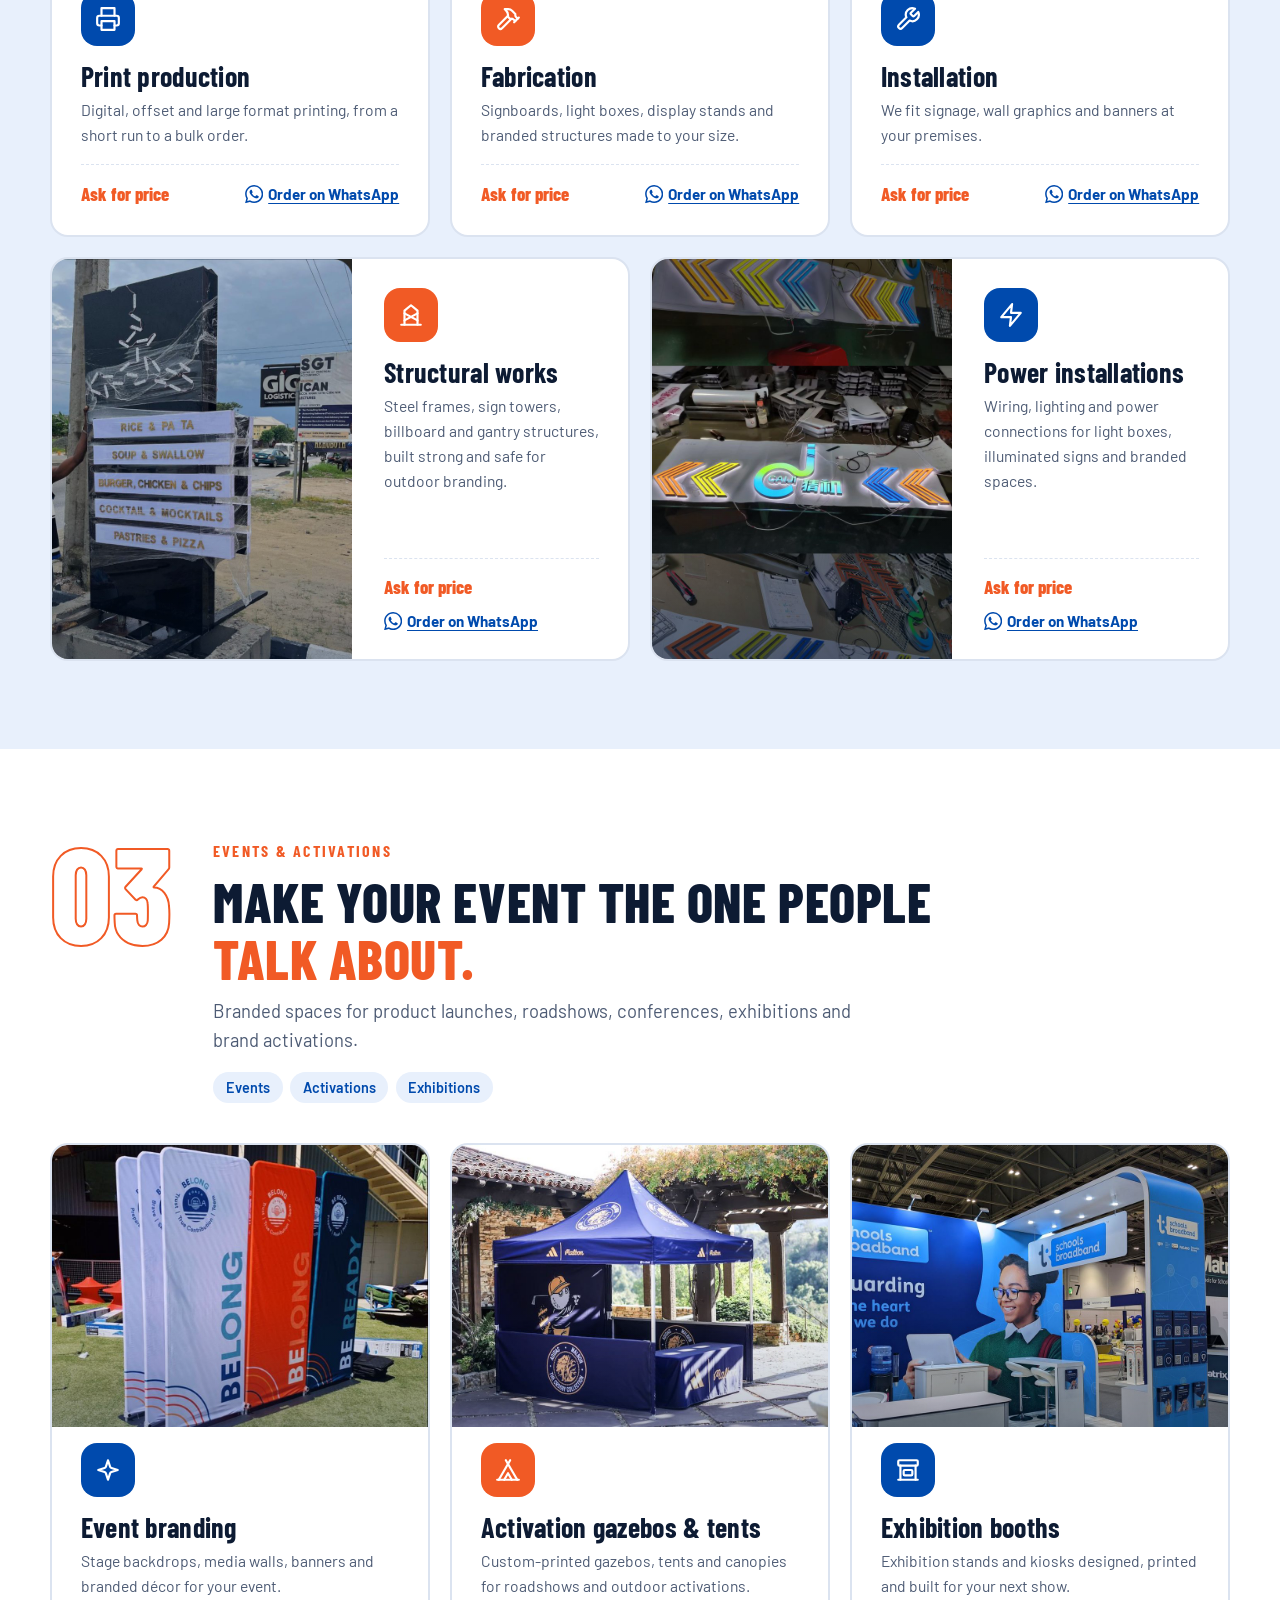
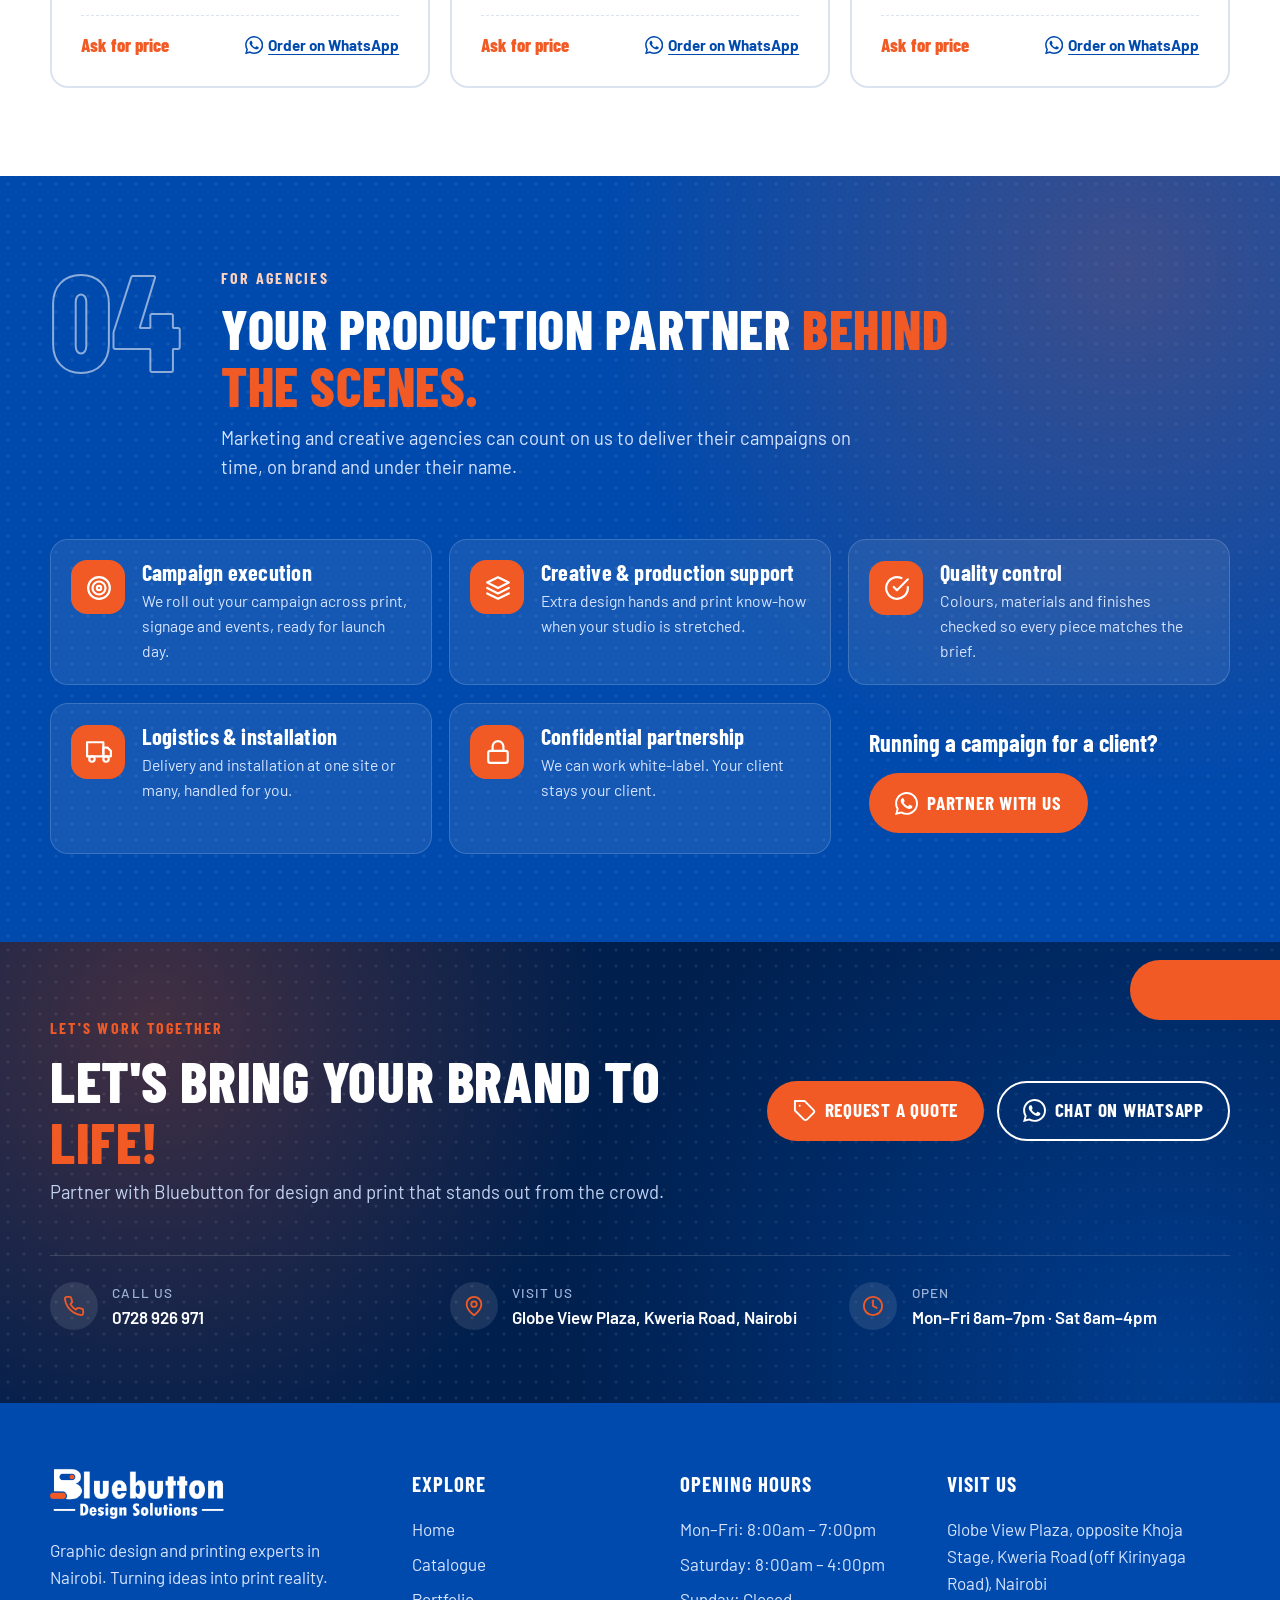
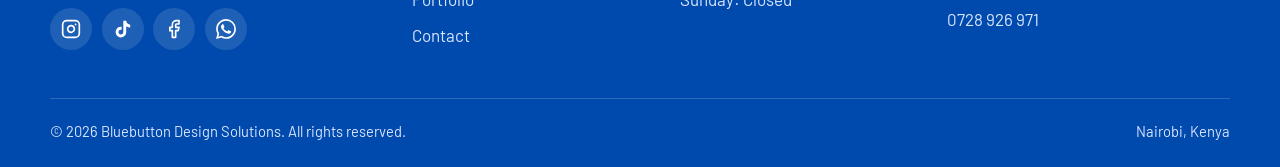
<file: catalogue.html>
<!doctype html>
<html lang="en">
<head>
  <meta charset="utf-8">
  <meta name="viewport" content="width=device-width, initial-scale=1">
  <title>Catalogue | Bluebutton Design Solutions, Nairobi</title>
  <meta name="description" content="Our full catalogue: corporate branding, signage, packaging, print production, structural works, power installations, event branding, exhibition booths and agency support in Nairobi. Order on WhatsApp.">
  <meta name="theme-color" content="#004aad">
  <link rel="canonical" href="https://mistarhummie.github.io/BLUEBUTTON/catalogue.html">
  <meta property="og:type" content="website">
  <meta property="og:title" content="Catalogue | Bluebutton Design Solutions, Nairobi">
  <meta property="og:description" content="Our full catalogue: corporate branding, signage, packaging, print production, structural works, power installations, event branding, exhibition booths and agency support in Nairobi. Order on WhatsApp.">
  <meta property="og:image" content="https://mistarhummie.github.io/BLUEBUTTON/assets/logo.png">
  <meta property="og:url" content="https://mistarhummie.github.io/BLUEBUTTON/catalogue.html">
  <link rel="icon" href="assets/favicon.png" type="image/png">
  <link rel="apple-touch-icon" href="assets/apple-touch-icon.png">
  <link rel="preconnect" href="https://fonts.googleapis.com">
  <link rel="preconnect" href="https://fonts.gstatic.com" crossorigin>
  <link href="https://fonts.googleapis.com/css2?family=Barlow+Condensed:wght@600;700;800&family=Barlow:wght@400;500;600;700&display=swap" rel="stylesheet">
  <link rel="stylesheet" href="styles.css">
</head>
<body>
  <div class="topbar">
    <div class="container topbar-inner">
      <span class="hide-sm"><svg class="i" aria-hidden="true"><use href="assets/icons.svg#clock"/></svg> Mon–Fri 8am–7pm · Sat 8am–4pm · Sun closed</span>
      <a href="tel:+254728926971"><svg class="i" aria-hidden="true"><use href="assets/icons.svg#phone"/></svg> Call 0728 926 971</a>
    </div>
  </div>
  <header class="site-header">
    <div class="container nav">
      <a href="index.html" class="brand"><img src="assets/logo.png" alt="Bluebutton Design Solutions" width="1080" height="333"></a>
      <button class="nav-toggle" aria-expanded="false" aria-controls="nav-menu" aria-label="Open menu"><span></span><span></span><span></span></button>
      <nav id="nav-menu" class="nav-menu" aria-label="Main">
        <a href="index.html">Home</a>
        <a href="catalogue.html" aria-current="page">Catalogue</a>
        <a href="portfolio.html">Portfolio</a>
        <a href="contact.html">Contact</a>
        <a href="https://wa.me/254728926971?text=Hi%20Bluebutton%2C%20I%27d%20like%20a%20quote." class="btn btn-orange btn-sm" target="_blank" rel="noopener"><svg class="i" aria-hidden="true"><use href="assets/icons.svg#whatsapp"/></svg> WhatsApp us</a>
      </nav>
    </div>
  </header>

  <main>
    <section class="page-hero">
      <div class="container">
        <span class="eyebrow">Our catalogue</span>
        <h1>Everything your brand needs, <span class="accent">in one place.</span></h1>
        <p>Branding, production, events and agency support, all under one roof in Nairobi. Find what you need and tap <strong>Order on WhatsApp</strong> for a quote.</p>
      </div>
    </section>

    <nav class="cat-jump" aria-label="Catalogue sections">
      <div class="container">
        <a href="#branding"><b>01</b> Corporate branding</a>
        <a href="#production"><b>02</b> Production</a>
        <a href="#events"><b>03</b> Events &amp; activations</a>
        <a href="#agencies"><b>04</b> For agencies</a>
      </div>
    </nav>

    <!--
      PRICES: to show a price, change "Ask for price" to e.g. "From KES 1,500".
      To remove something you don't offer, delete its whole <li class="cat-card"> ... </li> line.
      PHOTOS: photos live in assets/catalogue/. To add one to a card that has none, replace its
      <div class="cat-media ph" ...>...</div> with <div class="cat-media"><img src="assets/catalogue/NAME.jpg" alt="..." loading="lazy"></div>
    -->
    <section class="section cat" id="branding">
      <div class="container">
        <div class="cat-head">
          <span class="cat-num" aria-hidden="true">01</span>
          <div>
            <span class="eyebrow">Corporate branding</span>
            <h2>Build a brand people <span class="accent">remember.</span></h2>
            <p>From the first logo sketch to the sign above your door, we design and produce everything that makes your business look like one brand.</p>
            <ul class="cat-tags"><li>Logo &amp; visual identity</li><li>Brand guidelines</li><li>Stationery</li><li>Signage</li><li>Uniforms</li><li>Packaging</li><li>Point-of-sale</li><li>Promotional items</li></ul>
          </div>
        </div>
        <ul class="cat-grid cols-4">
          <li class="cat-card"><div class="cat-media"><img src="assets/catalogue/logo.jpg" alt="Logo &amp; visual identity by Bluebutton" loading="lazy" width="960" height="720"></div><span class="cat-ic"><svg class="i" aria-hidden="true"><use href="assets/icons.svg#pen"/></svg></span><h3>Logo &amp; visual identity</h3><p>A logo, colours and fonts that look right everywhere your brand appears.</p><div class="cat-foot"><span class="price">Ask for price</span><button class="order-btn" data-order="Logo and visual identity"><svg class="i" aria-hidden="true"><use href="assets/icons.svg#whatsapp"/></svg> Order on WhatsApp</button></div></li>
          <li class="cat-card"><div class="cat-media"><img src="assets/catalogue/brand-guidelines.jpg" alt="Brand guidelines by Bluebutton" loading="lazy" width="960" height="720"></div><span class="cat-ic"><svg class="i" aria-hidden="true"><use href="assets/icons.svg#book"/></svg></span><h3>Brand guidelines</h3><p>A simple brand rulebook so your team and suppliers always get it right.</p><div class="cat-foot"><span class="price">Ask for price</span><button class="order-btn" data-order="Brand guidelines"><svg class="i" aria-hidden="true"><use href="assets/icons.svg#whatsapp"/></svg> Order on WhatsApp</button></div></li>
          <li class="cat-card"><div class="cat-media"><img src="assets/catalogue/stationery.jpg" alt="Stationery &amp; collateral by Bluebutton" loading="lazy" width="960" height="720"></div><span class="cat-ic"><svg class="i" aria-hidden="true"><use href="assets/icons.svg#file"/></svg></span><h3>Stationery &amp; collateral</h3><p>Business cards, letterheads, invoices, folders and envelopes.</p><div class="cat-foot"><span class="price">Ask for price</span><button class="order-btn" data-order="Stationery and collateral"><svg class="i" aria-hidden="true"><use href="assets/icons.svg#whatsapp"/></svg> Order on WhatsApp</button></div></li>
          <li class="cat-card"><div class="cat-media"><img src="assets/catalogue/signage.jpg" alt="Signage by Bluebutton" loading="lazy" width="960" height="720"></div><span class="cat-ic"><svg class="i" aria-hidden="true"><use href="assets/icons.svg#sign"/></svg></span><h3>Signage</h3><p>Shop signs, 3D letters, light boxes and direction signs, indoor and outdoor.</p><div class="cat-foot"><span class="price">Ask for price</span><button class="order-btn" data-order="Signage"><svg class="i" aria-hidden="true"><use href="assets/icons.svg#whatsapp"/></svg> Order on WhatsApp</button></div></li>
          <li class="cat-card"><div class="cat-media has-alt"><img src="assets/catalogue/office-branding.jpg" alt="Office &amp; interior branding by Bluebutton" loading="lazy" width="960" height="720"><img class="alt" src="assets/catalogue/office-branding-2.jpg" alt="" loading="lazy" width="960" height="720"></div><span class="cat-ic"><svg class="i" aria-hidden="true"><use href="assets/icons.svg#building"/></svg></span><h3>Office &amp; interior branding</h3><p>Wall graphics, window frosting and branded spaces your clients walk into.</p><div class="cat-foot"><span class="price">Ask for price</span><button class="order-btn" data-order="Office and interior branding"><svg class="i" aria-hidden="true"><use href="assets/icons.svg#whatsapp"/></svg> Order on WhatsApp</button></div></li>
          <li class="cat-card"><div class="cat-media"><img src="assets/catalogue/uniforms.jpg" alt="Uniforms &amp; apparel by Bluebutton" loading="lazy" width="960" height="720"></div><span class="cat-ic"><svg class="i" aria-hidden="true"><use href="assets/icons.svg#shirt"/></svg></span><h3>Uniforms &amp; apparel</h3><p>Branded T-shirts, polos, overalls, caps and reflector jackets for your team.</p><div class="cat-foot"><span class="price">Ask for price</span><button class="order-btn" data-order="Uniforms and apparel"><svg class="i" aria-hidden="true"><use href="assets/icons.svg#whatsapp"/></svg> Order on WhatsApp</button></div></li>
          <li class="cat-card"><div class="cat-media"><img src="assets/catalogue/digital-assets.jpg" alt="Digital brand assets by Bluebutton" loading="lazy" width="960" height="720"></div><span class="cat-ic"><svg class="i" aria-hidden="true"><use href="assets/icons.svg#monitor"/></svg></span><h3>Digital brand assets</h3><p>Social media templates, email signatures, profile pictures and web banners.</p><div class="cat-foot"><span class="price">Ask for price</span><button class="order-btn" data-order="Digital brand assets"><svg class="i" aria-hidden="true"><use href="assets/icons.svg#whatsapp"/></svg> Order on WhatsApp</button></div></li>
          <li class="cat-card"><div class="cat-media"><img src="assets/catalogue/packaging.jpg" alt="Packaging &amp; labels by Bluebutton" loading="lazy" width="960" height="720"></div><span class="cat-ic"><svg class="i" aria-hidden="true"><use href="assets/icons.svg#box"/></svg></span><h3>Packaging &amp; labels</h3><p>Boxes, paper bags, product labels and stickers that stand out on the shelf.</p><div class="cat-foot"><span class="price">Ask for price</span><button class="order-btn" data-order="Packaging and labels"><svg class="i" aria-hidden="true"><use href="assets/icons.svg#whatsapp"/></svg> Order on WhatsApp</button></div></li>
          <li class="cat-card"><div class="cat-media"><img src="assets/catalogue/pos-displays.jpg" alt="Point-of-sale displays by Bluebutton" loading="lazy" width="960" height="720"></div><span class="cat-ic"><svg class="i" aria-hidden="true"><use href="assets/icons.svg#store"/></svg></span><h3>Point-of-sale displays</h3><p>Shelf strips, wobblers, counter displays and in-store branding.</p><div class="cat-foot"><span class="price">Ask for price</span><button class="order-btn" data-order="Point-of-sale displays"><svg class="i" aria-hidden="true"><use href="assets/icons.svg#whatsapp"/></svg> Order on WhatsApp</button></div></li>
          <li class="cat-card"><div class="cat-media"><img src="assets/catalogue/publications.jpg" alt="Publications by Bluebutton" loading="lazy" width="960" height="720"></div><span class="cat-ic"><svg class="i" aria-hidden="true"><use href="assets/icons.svg#book-open"/></svg></span><h3>Publications</h3><p>Company profiles, magazines, annual reports, booklets and menus.</p><div class="cat-foot"><span class="price">Ask for price</span><button class="order-btn" data-order="Publications"><svg class="i" aria-hidden="true"><use href="assets/icons.svg#whatsapp"/></svg> Order on WhatsApp</button></div></li>
          <li class="cat-card"><div class="cat-media"><img src="assets/catalogue/promotional-items.jpg" alt="Promotional items by Bluebutton" loading="lazy" width="960" height="720"></div><span class="cat-ic"><svg class="i" aria-hidden="true"><use href="assets/icons.svg#gift"/></svg></span><h3>Promotional items</h3><p>Mugs, pens, notebooks, umbrellas and giveaways with your logo.</p><div class="cat-foot"><span class="price">Ask for price</span><button class="order-btn" data-order="Promotional items"><svg class="i" aria-hidden="true"><use href="assets/icons.svg#whatsapp"/></svg> Order on WhatsApp</button></div></li>
          <li class="cat-card"><div class="cat-media"><img src="assets/catalogue/graphic-design.jpg" alt="Graphic design by Bluebutton" loading="lazy" width="960" height="720"></div><span class="cat-ic"><svg class="i" aria-hidden="true"><use href="assets/icons.svg#palette"/></svg></span><h3>Graphic design</h3><p>Flyers, posters, adverts and anything else you need designed.</p><div class="cat-foot"><span class="price">Ask for price</span><button class="order-btn" data-order="Graphic design"><svg class="i" aria-hidden="true"><use href="assets/icons.svg#whatsapp"/></svg> Order on WhatsApp</button></div></li>
        </ul>
      </div>
    </section>

    <section class="section cat tint" id="production">
      <div class="container">
        <div class="cat-head">
          <span class="cat-num" aria-hidden="true">02</span>
          <div>
            <span class="eyebrow">Production</span>
            <h2>We make it. We <span class="accent">fit it.</span></h2>
            <p>Design, print, build, wire and install with one team, so there are fewer hand-offs, tighter quality checks and faster delivery.</p>
            <ul class="cat-tags"><li>Print</li><li>Fabrication</li><li>Installation</li><li>Structural works</li><li>Power installations</li></ul>
          </div>
        </div>
        <ul class="cat-grid cols-5">
          <li class="cat-card"><div class="cat-media has-alt"><img src="assets/catalogue/print-production.jpg" alt="Print production by Bluebutton" loading="lazy" width="960" height="720"><img class="alt" src="assets/catalogue/print-production-2.jpg" alt="" loading="lazy" width="960" height="720"></div><span class="cat-ic"><svg class="i" aria-hidden="true"><use href="assets/icons.svg#printer"/></svg></span><h3>Print production</h3><p>Digital, offset and large format printing, from a short run to a bulk order.</p><div class="cat-foot"><span class="price">Ask for price</span><button class="order-btn" data-order="Print production"><svg class="i" aria-hidden="true"><use href="assets/icons.svg#whatsapp"/></svg> Order on WhatsApp</button></div></li>
          <li class="cat-card"><div class="cat-media"><img src="assets/catalogue/fabrication.jpg" alt="Fabrication by Bluebutton" loading="lazy" width="960" height="720"></div><span class="cat-ic"><svg class="i" aria-hidden="true"><use href="assets/icons.svg#hammer"/></svg></span><h3>Fabrication</h3><p>Signboards, light boxes, display stands and branded structures made to your size.</p><div class="cat-foot"><span class="price">Ask for price</span><button class="order-btn" data-order="Fabrication"><svg class="i" aria-hidden="true"><use href="assets/icons.svg#whatsapp"/></svg> Order on WhatsApp</button></div></li>
          <li class="cat-card"><div class="cat-media"><img src="assets/catalogue/installation.jpg" alt="Installation by Bluebutton" loading="lazy" width="960" height="720"></div><span class="cat-ic"><svg class="i" aria-hidden="true"><use href="assets/icons.svg#wrench"/></svg></span><h3>Installation</h3><p>We fit signage, wall graphics and banners at your premises.</p><div class="cat-foot"><span class="price">Ask for price</span><button class="order-btn" data-order="Installation"><svg class="i" aria-hidden="true"><use href="assets/icons.svg#whatsapp"/></svg> Order on WhatsApp</button></div></li>
          <li class="cat-card split"><div class="cat-media"><img src="assets/catalogue/structural-works.jpg" alt="Structural works by Bluebutton" loading="lazy" width="720" height="960"></div><span class="cat-ic"><svg class="i" aria-hidden="true"><use href="assets/icons.svg#structure"/></svg></span><h3>Structural works</h3><p>Steel frames, sign towers, billboard and gantry structures, built strong and safe for outdoor branding.</p><div class="cat-foot"><span class="price">Ask for price</span><button class="order-btn" data-order="Structural works"><svg class="i" aria-hidden="true"><use href="assets/icons.svg#whatsapp"/></svg> Order on WhatsApp</button></div></li>
          <li class="cat-card split"><div class="cat-media"><img src="assets/catalogue/power-installations.jpg" alt="Power installations by Bluebutton" loading="lazy" width="720" height="960"></div><span class="cat-ic"><svg class="i" aria-hidden="true"><use href="assets/icons.svg#zap"/></svg></span><h3>Power installations</h3><p>Wiring, lighting and power connections for light boxes, illuminated signs and branded spaces.</p><div class="cat-foot"><span class="price">Ask for price</span><button class="order-btn" data-order="Power installations"><svg class="i" aria-hidden="true"><use href="assets/icons.svg#whatsapp"/></svg> Order on WhatsApp</button></div></li>
        </ul>
      </div>
    </section>

    <section class="section cat" id="events">
      <div class="container">
        <div class="cat-head">
          <span class="cat-num" aria-hidden="true">03</span>
          <div>
            <span class="eyebrow">Events &amp; activations</span>
            <h2>Make your event the one people <span class="accent">talk about.</span></h2>
            <p>Branded spaces for product launches, roadshows, conferences, exhibitions and brand activations.</p>
            <ul class="cat-tags"><li>Events</li><li>Activations</li><li>Exhibitions</li></ul>
          </div>
        </div>
        <ul class="cat-grid cols-3">
          <li class="cat-card"><div class="cat-media"><img src="assets/catalogue/event-branding.jpg" alt="Event branding by Bluebutton" loading="lazy" width="960" height="720"></div><span class="cat-ic"><svg class="i" aria-hidden="true"><use href="assets/icons.svg#sparkles"/></svg></span><h3>Event branding</h3><p>Stage backdrops, media walls, banners and branded décor for your event.</p><div class="cat-foot"><span class="price">Ask for price</span><button class="order-btn" data-order="Event branding"><svg class="i" aria-hidden="true"><use href="assets/icons.svg#whatsapp"/></svg> Order on WhatsApp</button></div></li>
          <li class="cat-card"><div class="cat-media"><img src="assets/catalogue/gazebo.jpg" alt="Activation gazebos &amp; tents by Bluebutton" loading="lazy" width="960" height="720"></div><span class="cat-ic"><svg class="i" aria-hidden="true"><use href="assets/icons.svg#tent"/></svg></span><h3>Activation gazebos &amp; tents</h3><p>Custom-printed gazebos, tents and canopies for roadshows and outdoor activations.</p><div class="cat-foot"><span class="price">Ask for price</span><button class="order-btn" data-order="Branded gazebos and tents"><svg class="i" aria-hidden="true"><use href="assets/icons.svg#whatsapp"/></svg> Order on WhatsApp</button></div></li>
          <li class="cat-card"><div class="cat-media"><img src="assets/catalogue/exhibition-booths.jpg" alt="Exhibition booths by Bluebutton" loading="lazy" width="960" height="720"></div><span class="cat-ic"><svg class="i" aria-hidden="true"><use href="assets/icons.svg#booth"/></svg></span><h3>Exhibition booths</h3><p>Exhibition stands and kiosks designed, printed and built for your next show.</p><div class="cat-foot"><span class="price">Ask for price</span><button class="order-btn" data-order="Exhibition booths"><svg class="i" aria-hidden="true"><use href="assets/icons.svg#whatsapp"/></svg> Order on WhatsApp</button></div></li>
        </ul>
      </div>
    </section>

    <section class="section cat cat-agency" id="agencies">
      <div class="container">
        <div class="cat-head">
          <span class="cat-num" aria-hidden="true">04</span>
          <div>
            <span class="eyebrow">For agencies</span>
            <h2>Your production partner <span class="accent">behind the scenes.</span></h2>
            <p>Marketing and creative agencies can count on us to deliver their campaigns on time, on brand and under their name.</p>
          </div>
        </div>
        <ul class="ag-grid">
          <li class="ag-card"><span class="cat-ic"><svg class="i" aria-hidden="true"><use href="assets/icons.svg#target"/></svg></span><div><h3>Campaign execution</h3><p>We roll out your campaign across print, signage and events, ready for launch day.</p></div></li>
          <li class="ag-card"><span class="cat-ic"><svg class="i" aria-hidden="true"><use href="assets/icons.svg#layers"/></svg></span><div><h3>Creative &amp; production support</h3><p>Extra design hands and print know-how when your studio is stretched.</p></div></li>
          <li class="ag-card"><span class="cat-ic"><svg class="i" aria-hidden="true"><use href="assets/icons.svg#check"/></svg></span><div><h3>Quality control</h3><p>Colours, materials and finishes checked so every piece matches the brief.</p></div></li>
          <li class="ag-card"><span class="cat-ic"><svg class="i" aria-hidden="true"><use href="assets/icons.svg#truck"/></svg></span><div><h3>Logistics &amp; installation</h3><p>Delivery and installation at one site or many, handled for you.</p></div></li>
          <li class="ag-card"><span class="cat-ic"><svg class="i" aria-hidden="true"><use href="assets/icons.svg#lock"/></svg></span><div><h3>Confidential partnership</h3><p>We can work white-label. Your client stays your client.</p></div></li>
          <li class="ag-cta"><p>Running a campaign for a client?</p><a href="https://wa.me/254728926971?text=Hi%20Bluebutton%2C%20I%27m%20with%20an%20agency%20and%20I%27d%20like%20to%20talk%20about%20working%20together." class="btn btn-orange" target="_blank" rel="noopener"><svg class="i" aria-hidden="true"><use href="assets/icons.svg#whatsapp"/></svg> Partner with us</a></li>
        </ul>
      </div>
    </section>
  </main>

  <section class="presence">
    <div class="container presence-inner">
      <div class="presence-head">
        <span class="eyebrow">Let's work together</span>
        <h2>Let's bring your brand to <span class="accent">life!</span></h2>
        <p>Partner with Bluebutton for design and print that stands out from the crowd.</p>
      </div>
      <div class="presence-actions">
        <a href="contact.html#quote-form" class="btn btn-orange"><svg class="i" aria-hidden="true"><use href="assets/icons.svg#tag"/></svg> Request a quote</a>
        <a href="https://wa.me/254728926971?text=Hi%20Bluebutton%2C%20I%27d%20like%20a%20quote." class="btn btn-ghost" target="_blank" rel="noopener"><svg class="i" aria-hidden="true"><use href="assets/icons.svg#whatsapp"/></svg> Chat on WhatsApp</a>
      </div>
      <ul class="presence-contacts">
        <li><span class="ic"><svg class="i" aria-hidden="true"><use href="assets/icons.svg#phone"/></svg></span><span><small>Call us</small><a href="tel:+254728926971">0728 926 971</a></span></li>
        <li><span class="ic"><svg class="i" aria-hidden="true"><use href="assets/icons.svg#pin"/></svg></span><span><small>Visit us</small>Globe View Plaza, Kweria Road, Nairobi</span></li>
        <li><span class="ic"><svg class="i" aria-hidden="true"><use href="assets/icons.svg#clock"/></svg></span><span><small>Open</small>Mon–Fri 8am–7pm · Sat 8am–4pm</span></li>
      </ul>
    </div>
  </section>

  <footer class="site-footer">
    <div class="container footer-grid">
      <div>
        <img class="footer-logo" src="assets/logo-white.png" alt="Bluebutton Design Solutions" width="1080" height="333">
        <p>Graphic design and printing experts in Nairobi. Turning ideas into print reality.</p>
        <div class="socials">
          <a href="https://www.instagram.com/bluebutton254" target="_blank" rel="noopener" aria-label="Instagram"><svg class="i" aria-hidden="true"><use href="assets/icons.svg#instagram"/></svg></a>
          <a href="https://www.tiktok.com/@bluebutton_254" target="_blank" rel="noopener" aria-label="TikTok"><svg class="i" aria-hidden="true"><use href="assets/icons.svg#tiktok"/></svg></a>
          <a href="https://www.facebook.com/people/Bluebutton-Designs-Solutions/61586219685919/" target="_blank" rel="noopener" aria-label="Facebook"><svg class="i" aria-hidden="true"><use href="assets/icons.svg#facebook"/></svg></a>
          <a href="https://wa.me/254728926971?text=Hi%20Bluebutton%2C%20I%27d%20like%20a%20quote." target="_blank" rel="noopener" aria-label="WhatsApp"><svg class="i" aria-hidden="true"><use href="assets/icons.svg#whatsapp"/></svg></a>
        </div>
      </div>
      <div>
        <h4>Explore</h4>
        <ul>
          <li><a href="index.html">Home</a></li>
          <li><a href="catalogue.html">Catalogue</a></li>
          <li><a href="portfolio.html">Portfolio</a></li>
          <li><a href="contact.html">Contact</a></li>
        </ul>
      </div>
      <div>
        <h4>Opening hours</h4>
        <ul>
          <li>Mon–Fri: 8:00am – 7:00pm</li>
          <li>Saturday: 8:00am – 4:00pm</li>
          <li>Sunday: Closed</li>
        </ul>
      </div>
      <div>
        <h4>Visit us</h4>
        <ul>
          <li>Globe View Plaza, opposite Khoja Stage, Kweria Road (off Kirinyaga Road), Nairobi</li>
          <li><a href="tel:+254728926971">0728 926 971</a></li>
        </ul>
      </div>
    </div>
    <div class="container footer-bottom">
      <span>&copy; <span data-year>2026</span> Bluebutton Design Solutions. All rights reserved.</span>
      <span>Nairobi, Kenya</span>
    </div>
  </footer>

  <a href="https://wa.me/254728926971?text=Hi%20Bluebutton%2C%20I%27d%20like%20a%20quote." class="wa-float" target="_blank" rel="noopener" aria-label="Chat with us on WhatsApp"><svg class="i" aria-hidden="true"><use href="assets/icons.svg#whatsapp"/></svg></a>
  <script src="script.js"></script>
</body>
</html>
</file>
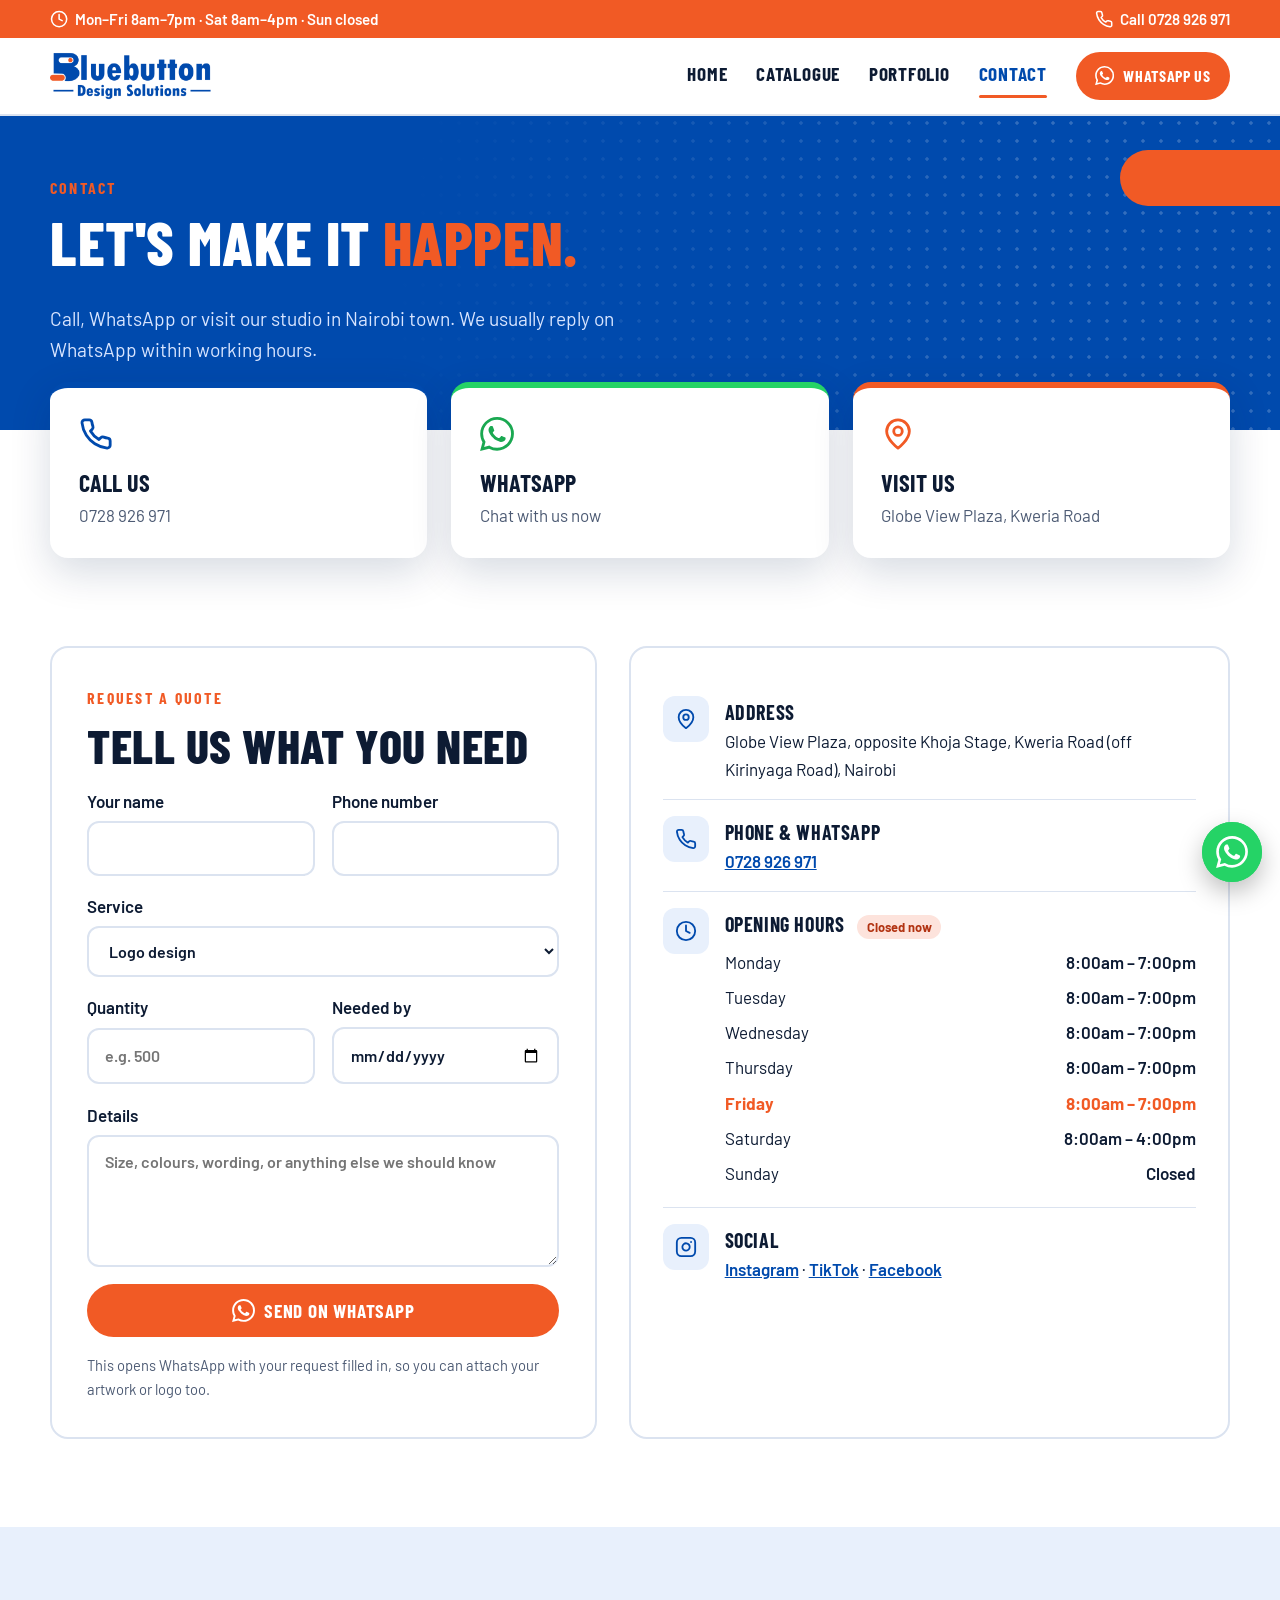
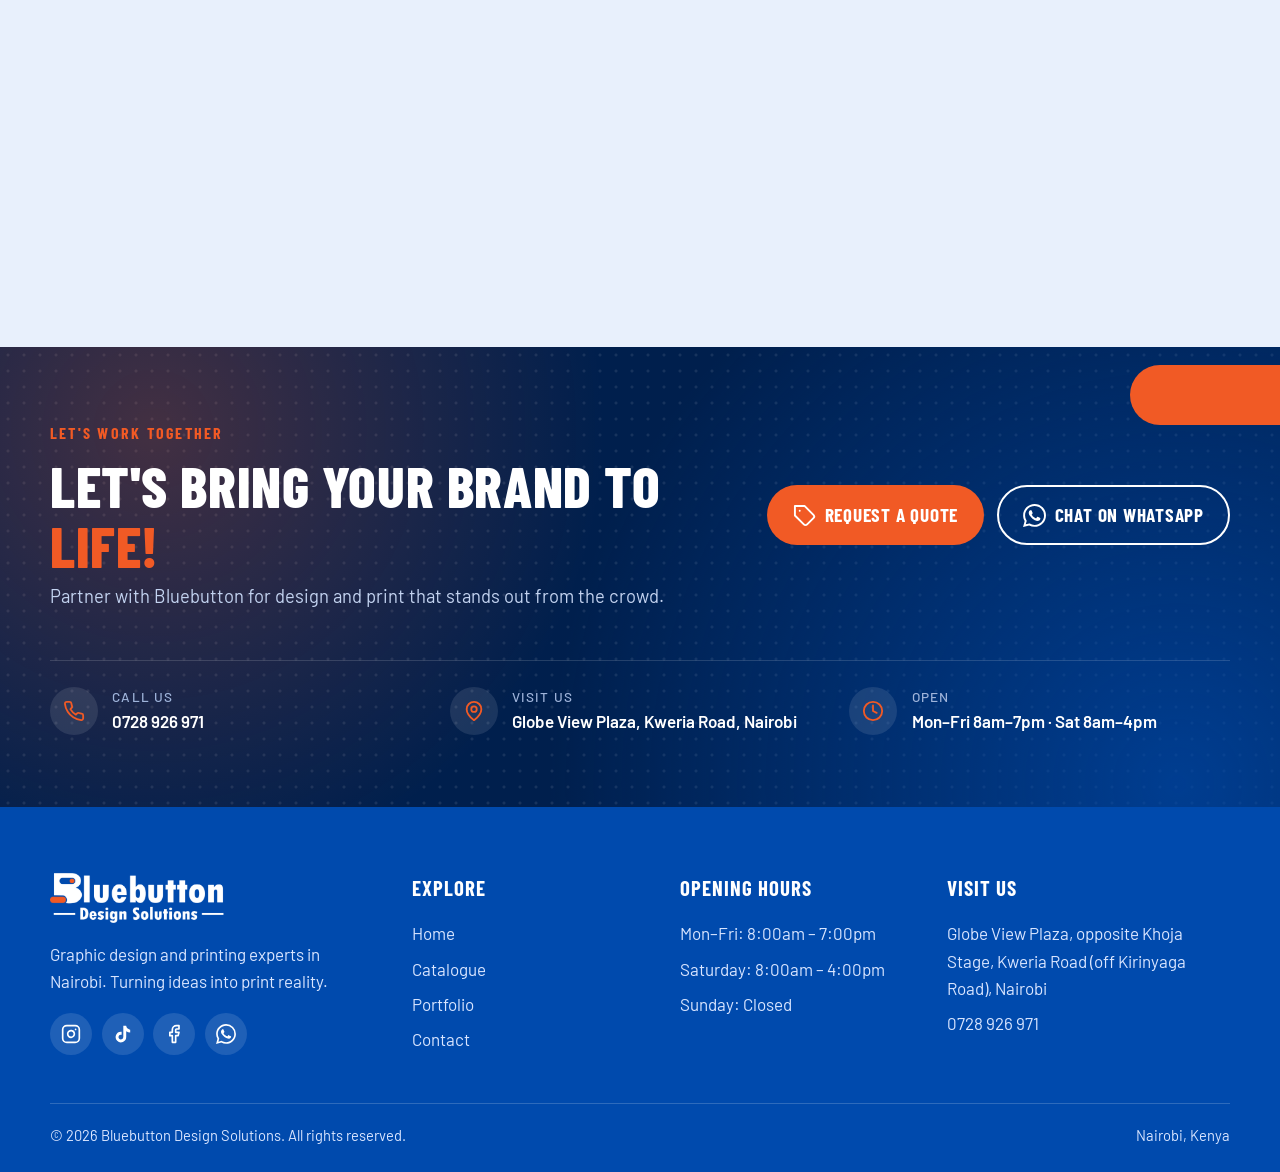
<file: contact.html>
<!doctype html>
<html lang="en">
<head>
  <meta charset="utf-8">
  <meta name="viewport" content="width=device-width, initial-scale=1">
  <title>Contact & Location | Bluebutton Design Solutions, Nairobi</title>
  <meta name="description" content="Visit Bluebutton Design Solutions at Globe View Plaza, Kweria Road off Kirinyaga Road, Nairobi. Call or WhatsApp 0728 926971.">
  <meta name="theme-color" content="#004aad">
  <link rel="canonical" href="https://mistarhummie.github.io/BLUEBUTTON/contact.html">
  <meta property="og:type" content="website">
  <meta property="og:title" content="Contact & Location | Bluebutton Design Solutions, Nairobi">
  <meta property="og:description" content="Visit Bluebutton Design Solutions at Globe View Plaza, Kweria Road off Kirinyaga Road, Nairobi. Call or WhatsApp 0728 926971.">
  <meta property="og:image" content="https://mistarhummie.github.io/BLUEBUTTON/assets/logo.png">
  <meta property="og:url" content="https://mistarhummie.github.io/BLUEBUTTON/contact.html">
  <link rel="icon" href="assets/favicon.png" type="image/png">
  <link rel="apple-touch-icon" href="assets/apple-touch-icon.png">
  <link rel="preconnect" href="https://fonts.googleapis.com">
  <link rel="preconnect" href="https://fonts.gstatic.com" crossorigin>
  <link href="https://fonts.googleapis.com/css2?family=Barlow+Condensed:wght@600;700;800&family=Barlow:wght@400;500;600;700&display=swap" rel="stylesheet">
  <link rel="stylesheet" href="styles.css">
</head>
<body>
  <div class="topbar">
    <div class="container topbar-inner">
      <span class="hide-sm"><svg class="i" aria-hidden="true"><use href="assets/icons.svg#clock"/></svg> Mon–Fri 8am–7pm · Sat 8am–4pm · Sun closed</span>
      <a href="tel:+254728926971"><svg class="i" aria-hidden="true"><use href="assets/icons.svg#phone"/></svg> Call 0728 926 971</a>
    </div>
  </div>
  <header class="site-header">
    <div class="container nav">
      <a href="index.html" class="brand"><img src="assets/logo.png" alt="Bluebutton Design Solutions" width="1080" height="333"></a>
      <button class="nav-toggle" aria-expanded="false" aria-controls="nav-menu" aria-label="Open menu"><span></span><span></span><span></span></button>
      <nav id="nav-menu" class="nav-menu" aria-label="Main">
        <a href="index.html">Home</a>
        <a href="catalogue.html">Catalogue</a>
        <a href="portfolio.html">Portfolio</a>
        <a href="contact.html" aria-current="page">Contact</a>
        <a href="https://wa.me/254728926971?text=Hi%20Bluebutton%2C%20I%27d%20like%20a%20quote." class="btn btn-orange btn-sm" target="_blank" rel="noopener"><svg class="i" aria-hidden="true"><use href="assets/icons.svg#whatsapp"/></svg> WhatsApp us</a>
      </nav>
    </div>
  </header>

  <main>
    <section class="page-hero">
      <div class="container">
        <span class="eyebrow">Contact</span>
        <h1>Let's make it <span class="accent">happen.</span></h1>
        <p>Call, WhatsApp or visit our studio in Nairobi town. We usually reply on WhatsApp within working hours.</p>
      </div>
    </section>

    <section class="container contact-cards">
      <div class="grid g-3">
        <a class="contact-card" href="tel:+254728926971"><svg class="i" aria-hidden="true"><use href="assets/icons.svg#phone"/></svg><strong>Call us</strong><span>0728 926 971</span></a>
        <a class="contact-card" href="https://wa.me/254728926971?text=Hi%20Bluebutton%2C%20I%27d%20like%20a%20quote." target="_blank" rel="noopener"><svg class="i" aria-hidden="true"><use href="assets/icons.svg#whatsapp"/></svg><strong>WhatsApp</strong><span>Chat with us now</span></a>
        <a class="contact-card" href="https://www.google.com/maps/search/?api=1&amp;query=Globe+View+Plaza+Kweria+Road+Nairobi" target="_blank" rel="noopener"><svg class="i" aria-hidden="true"><use href="assets/icons.svg#pin"/></svg><strong>Visit us</strong><span>Globe View Plaza, Kweria Road</span></a>
      </div>
    </section>

    <section class="section">
      <div class="container visit-grid">
        <form class="quote-form" id="quote-form" tabindex="-1">
          <div>
            <span class="eyebrow">Request a quote</span>
            <h2 style="margin:0">Tell us what you need</h2>
          </div>
          <div class="row">
            <label>Your name<input name="name" required autocomplete="name"></label>
            <label>Phone number<input name="phone" type="tel" autocomplete="tel"></label>
          </div>
          <label>Service
            <select name="service">
              <option>Logo design</option>
              <option>Brand identity package</option>
              <option>Social media graphics</option>
              <option>Business cards</option>
              <option>Flyers or brochures</option>
              <option>Stickers and labels</option>
              <option>Roll-up banner</option>
              <option>Flex or mesh banner</option>
              <option>Posters</option>
              <option>Branded T-shirts or hoodies</option>
              <option>Branded caps or mugs</option>
              <option>Something else</option>
            </select>
          </label>
          <div class="row">
            <label>Quantity<input name="qty" placeholder="e.g. 500"></label>
            <label>Needed by<input name="date" type="date"></label>
          </div>
          <label>Details<textarea name="details" rows="4" placeholder="Size, colours, wording, or anything else we should know"></textarea></label>
          <button class="btn btn-orange" type="submit"><svg class="i" aria-hidden="true"><use href="assets/icons.svg#whatsapp"/></svg> Send on WhatsApp</button>
          <p class="form-note">This opens WhatsApp with your request filled in, so you can attach your artwork or logo too.</p>
        </form>

        <div class="info-card">
          <div class="info-row"><div class="ic"><svg class="i" aria-hidden="true"><use href="assets/icons.svg#pin"/></svg></div><div><strong>Address</strong>Globe View Plaza, opposite Khoja Stage, Kweria Road (off Kirinyaga Road), Nairobi</div></div>
          <div class="info-row"><div class="ic"><svg class="i" aria-hidden="true"><use href="assets/icons.svg#phone"/></svg></div><div><strong>Phone &amp; WhatsApp</strong><a href="tel:+254728926971">0728 926 971</a></div></div>
          <div class="info-row"><div class="ic"><svg class="i" aria-hidden="true"><use href="assets/icons.svg#clock"/></svg></div><div style="flex:1"><strong>Opening hours <span class="open-pill" data-open-pill hidden></span></strong>
            <table class="hours">
              <tr data-day="1"><td>Monday</td><td>8:00am – 7:00pm</td></tr>
              <tr data-day="2"><td>Tuesday</td><td>8:00am – 7:00pm</td></tr>
              <tr data-day="3"><td>Wednesday</td><td>8:00am – 7:00pm</td></tr>
              <tr data-day="4"><td>Thursday</td><td>8:00am – 7:00pm</td></tr>
              <tr data-day="5"><td>Friday</td><td>8:00am – 7:00pm</td></tr>
              <tr data-day="6"><td>Saturday</td><td>8:00am – 4:00pm</td></tr>
              <tr data-day="0"><td>Sunday</td><td>Closed</td></tr>
            </table>
          </div></div>
          <div class="info-row"><div class="ic"><svg class="i" aria-hidden="true"><use href="assets/icons.svg#instagram"/></svg></div><div><strong>Social</strong>
            <a href="https://www.instagram.com/bluebutton254" target="_blank" rel="noopener">Instagram</a> ·
            <a href="https://www.tiktok.com/@bluebutton_254" target="_blank" rel="noopener">TikTok</a> ·
            <a href="https://www.facebook.com/people/Bluebutton-Designs-Solutions/61586219685919/" target="_blank" rel="noopener">Facebook</a>
          </div></div>
        </div>
      </div>
    </section>

    <section class="section tint" style="padding-top:0;padding-bottom:0">
      <iframe class="map" style="border-radius:0;min-height:420px;display:block" title="Map to Bluebutton Design Solutions" loading="lazy" referrerpolicy="no-referrer-when-downgrade"
        src="https://www.google.com/maps?q=Globe+View+Plaza,+Kweria+Road,+Nairobi&amp;output=embed"></iframe>
    </section>
  </main>

  <section class="presence">
    <div class="container presence-inner">
      <div class="presence-head">
        <span class="eyebrow">Let's work together</span>
        <h2>Let's bring your brand to <span class="accent">life!</span></h2>
        <p>Partner with Bluebutton for design and print that stands out from the crowd.</p>
      </div>
      <div class="presence-actions">
        <a href="contact.html#quote-form" class="btn btn-orange"><svg class="i" aria-hidden="true"><use href="assets/icons.svg#tag"/></svg> Request a quote</a>
        <a href="https://wa.me/254728926971?text=Hi%20Bluebutton%2C%20I%27d%20like%20a%20quote." class="btn btn-ghost" target="_blank" rel="noopener"><svg class="i" aria-hidden="true"><use href="assets/icons.svg#whatsapp"/></svg> Chat on WhatsApp</a>
      </div>
      <ul class="presence-contacts">
        <li><span class="ic"><svg class="i" aria-hidden="true"><use href="assets/icons.svg#phone"/></svg></span><span><small>Call us</small><a href="tel:+254728926971">0728 926 971</a></span></li>
        <li><span class="ic"><svg class="i" aria-hidden="true"><use href="assets/icons.svg#pin"/></svg></span><span><small>Visit us</small>Globe View Plaza, Kweria Road, Nairobi</span></li>
        <li><span class="ic"><svg class="i" aria-hidden="true"><use href="assets/icons.svg#clock"/></svg></span><span><small>Open</small>Mon–Fri 8am–7pm · Sat 8am–4pm</span></li>
      </ul>
    </div>
  </section>

  <footer class="site-footer">
    <div class="container footer-grid">
      <div>
        <img class="footer-logo" src="assets/logo-white.png" alt="Bluebutton Design Solutions" width="1080" height="333">
        <p>Graphic design and printing experts in Nairobi. Turning ideas into print reality.</p>
        <div class="socials">
          <a href="https://www.instagram.com/bluebutton254" target="_blank" rel="noopener" aria-label="Instagram"><svg class="i" aria-hidden="true"><use href="assets/icons.svg#instagram"/></svg></a>
          <a href="https://www.tiktok.com/@bluebutton_254" target="_blank" rel="noopener" aria-label="TikTok"><svg class="i" aria-hidden="true"><use href="assets/icons.svg#tiktok"/></svg></a>
          <a href="https://www.facebook.com/people/Bluebutton-Designs-Solutions/61586219685919/" target="_blank" rel="noopener" aria-label="Facebook"><svg class="i" aria-hidden="true"><use href="assets/icons.svg#facebook"/></svg></a>
          <a href="https://wa.me/254728926971?text=Hi%20Bluebutton%2C%20I%27d%20like%20a%20quote." target="_blank" rel="noopener" aria-label="WhatsApp"><svg class="i" aria-hidden="true"><use href="assets/icons.svg#whatsapp"/></svg></a>
        </div>
      </div>
      <div>
        <h4>Explore</h4>
        <ul>
          <li><a href="index.html">Home</a></li>
          <li><a href="catalogue.html">Catalogue</a></li>
          <li><a href="portfolio.html">Portfolio</a></li>
          <li><a href="contact.html">Contact</a></li>
        </ul>
      </div>
      <div>
        <h4>Opening hours</h4>
        <ul>
          <li>Mon–Fri: 8:00am – 7:00pm</li>
          <li>Saturday: 8:00am – 4:00pm</li>
          <li>Sunday: Closed</li>
        </ul>
      </div>
      <div>
        <h4>Visit us</h4>
        <ul>
          <li>Globe View Plaza, opposite Khoja Stage, Kweria Road (off Kirinyaga Road), Nairobi</li>
          <li><a href="tel:+254728926971">0728 926 971</a></li>
        </ul>
      </div>
    </div>
    <div class="container footer-bottom">
      <span>&copy; <span data-year>2026</span> Bluebutton Design Solutions. All rights reserved.</span>
      <span>Nairobi, Kenya</span>
    </div>
  </footer>

  <a href="https://wa.me/254728926971?text=Hi%20Bluebutton%2C%20I%27d%20like%20a%20quote." class="wa-float" target="_blank" rel="noopener" aria-label="Chat with us on WhatsApp"><svg class="i" aria-hidden="true"><use href="assets/icons.svg#whatsapp"/></svg></a>
  <script src="script.js"></script>
</body>
</html>
</file>
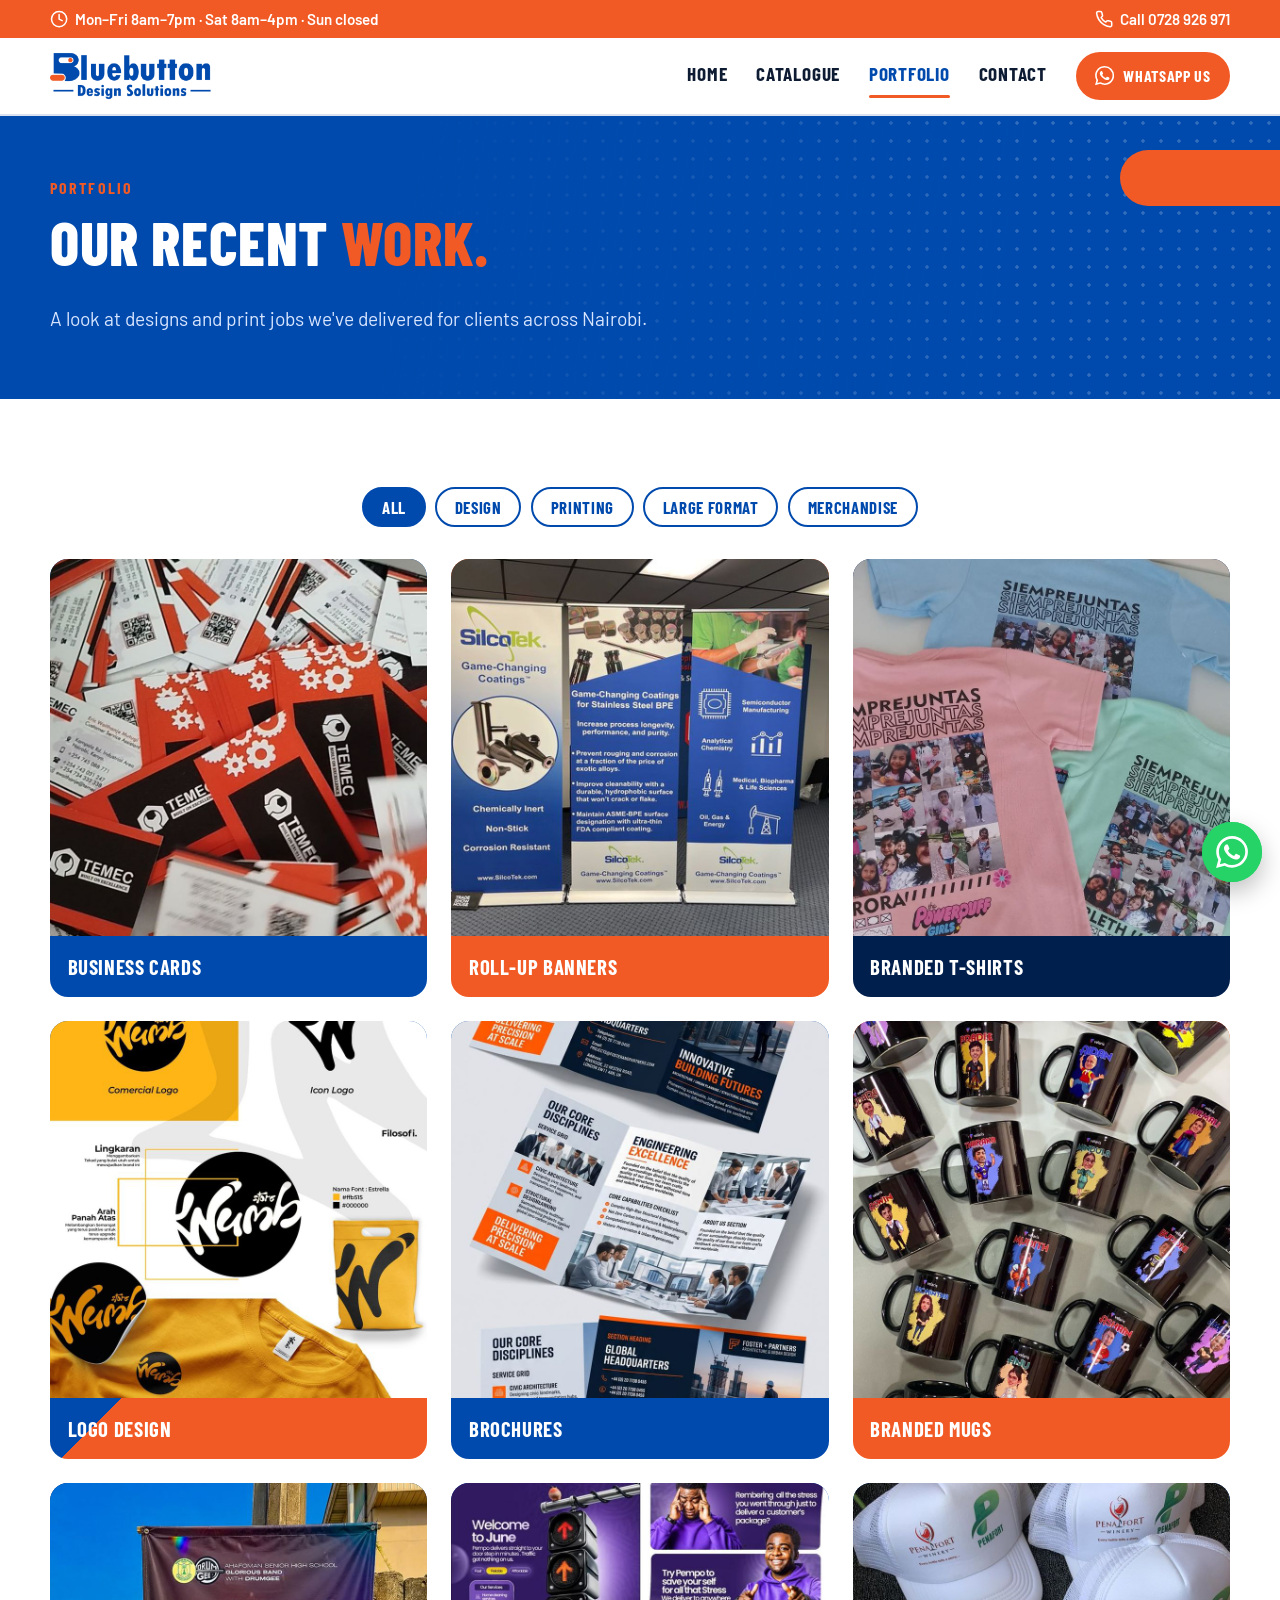
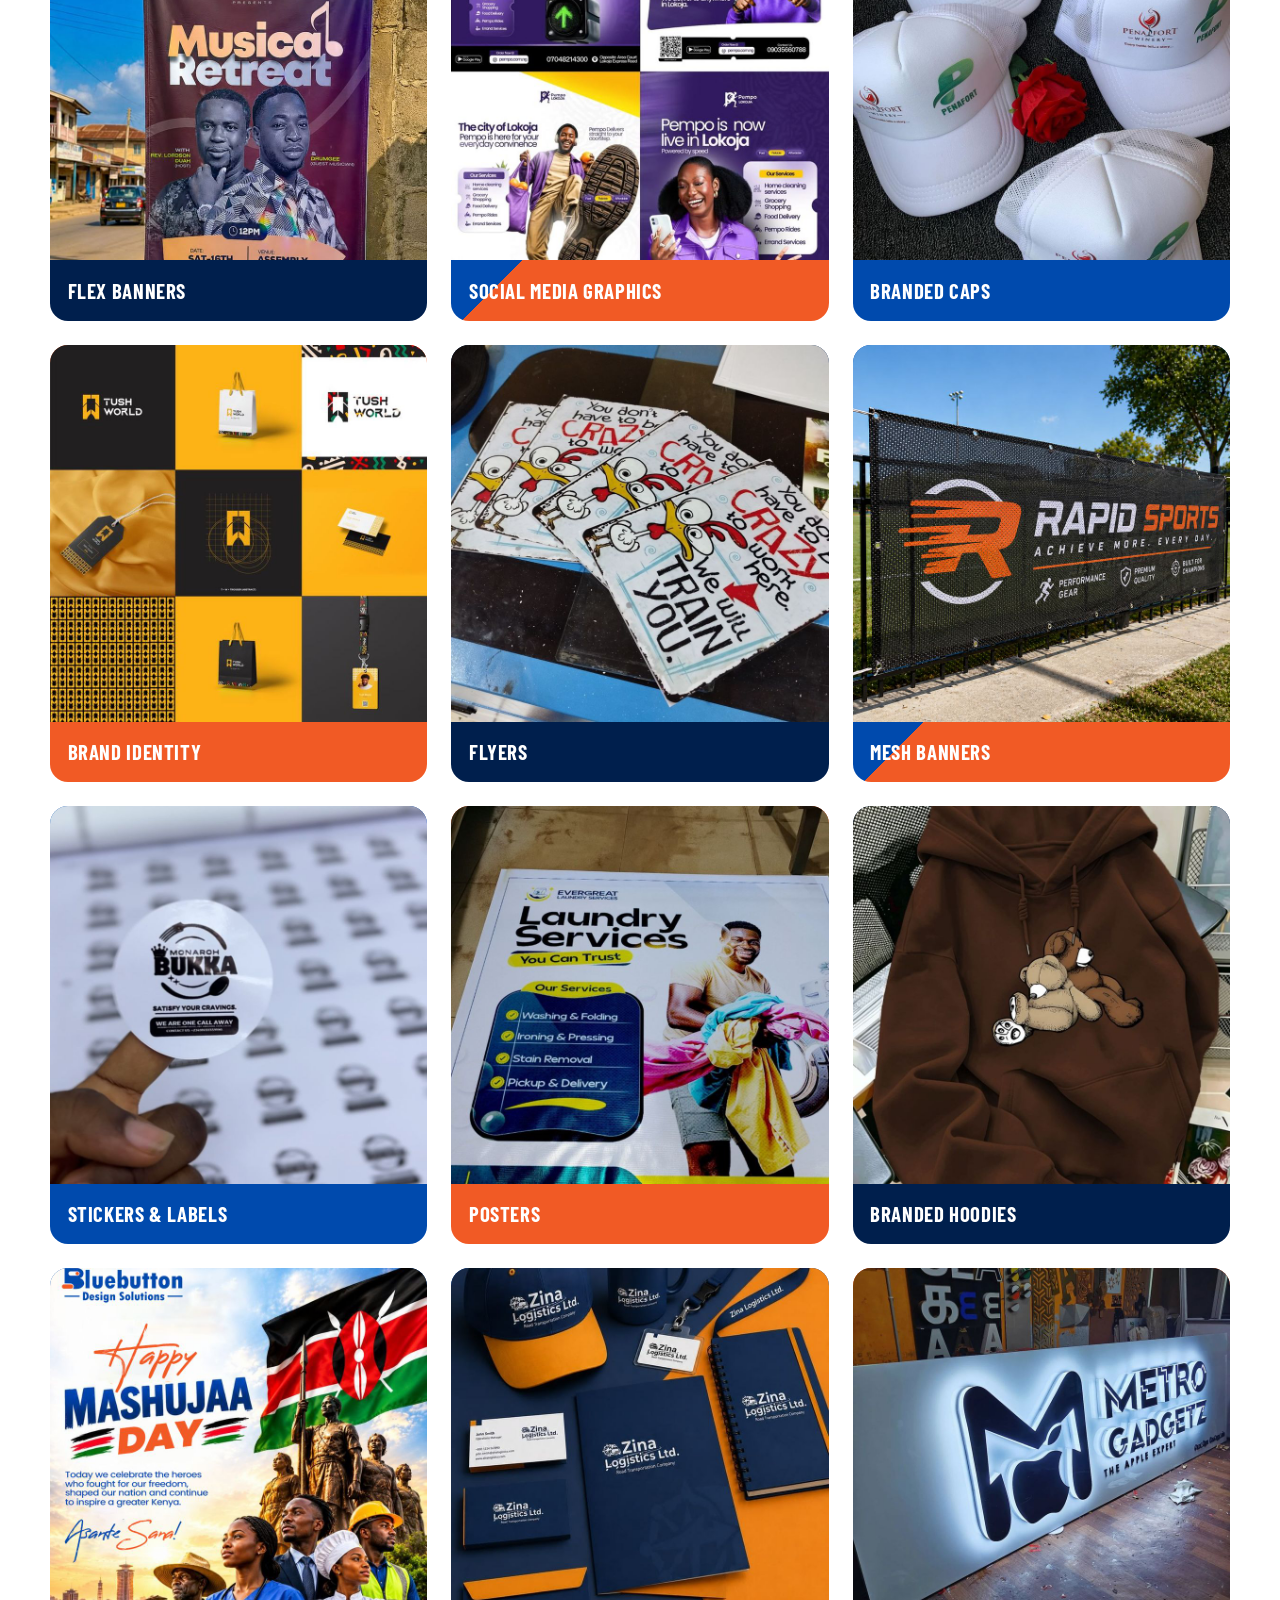
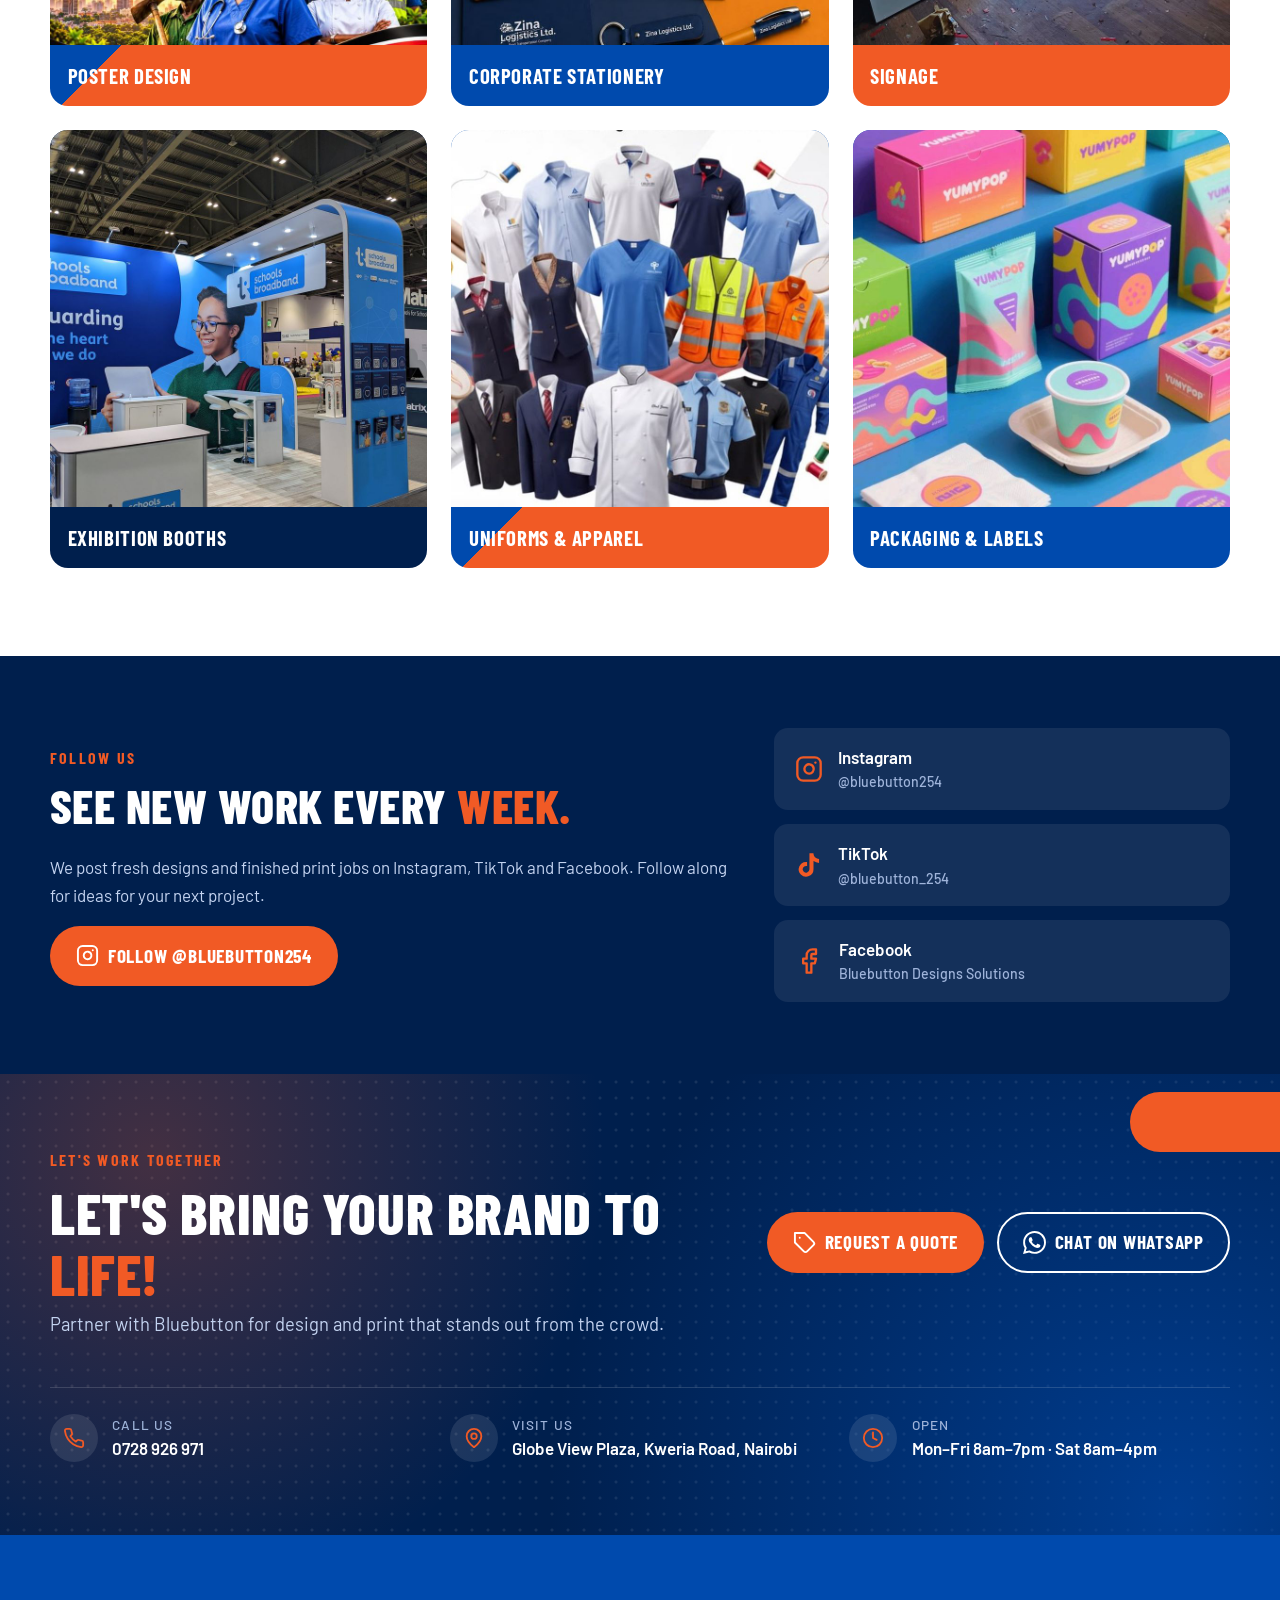
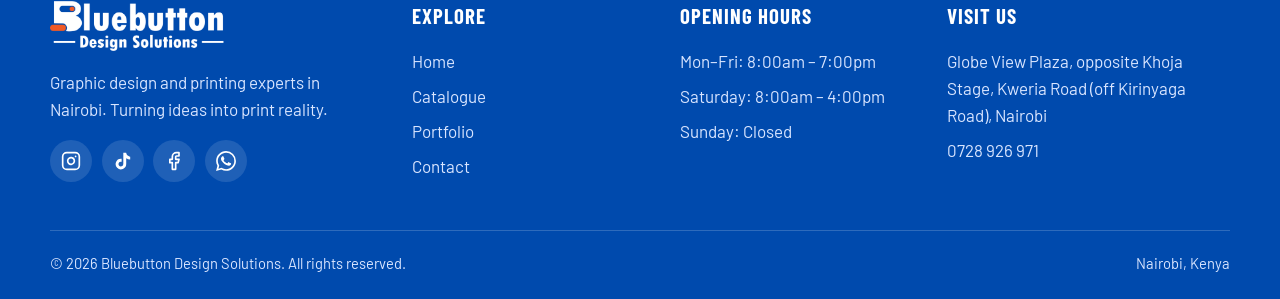
<file: portfolio.html>
<!doctype html>
<html lang="en">
<head>
  <meta charset="utf-8">
  <meta name="viewport" content="width=device-width, initial-scale=1">
  <title>Portfolio | Bluebutton Design Solutions, Nairobi</title>
  <meta name="description" content="See recent design and printing jobs by Bluebutton Design Solutions: business cards, banners, branding, T-shirts and more.">
  <meta name="theme-color" content="#004aad">
  <link rel="canonical" href="https://mistarhummie.github.io/BLUEBUTTON/portfolio.html">
  <meta property="og:type" content="website">
  <meta property="og:title" content="Portfolio | Bluebutton Design Solutions, Nairobi">
  <meta property="og:description" content="See recent design and printing jobs by Bluebutton Design Solutions: business cards, banners, branding, T-shirts and more.">
  <meta property="og:image" content="https://mistarhummie.github.io/BLUEBUTTON/assets/logo.png">
  <meta property="og:url" content="https://mistarhummie.github.io/BLUEBUTTON/portfolio.html">
  <link rel="icon" href="assets/favicon.png" type="image/png">
  <link rel="apple-touch-icon" href="assets/apple-touch-icon.png">
  <link rel="preconnect" href="https://fonts.googleapis.com">
  <link rel="preconnect" href="https://fonts.gstatic.com" crossorigin>
  <link href="https://fonts.googleapis.com/css2?family=Barlow+Condensed:wght@600;700;800&family=Barlow:wght@400;500;600;700&display=swap" rel="stylesheet">
  <link rel="stylesheet" href="styles.css">
</head>
<body>
  <div class="topbar">
    <div class="container topbar-inner">
      <span class="hide-sm"><svg class="i" aria-hidden="true"><use href="assets/icons.svg#clock"/></svg> Mon–Fri 8am–7pm · Sat 8am–4pm · Sun closed</span>
      <a href="tel:+254728926971"><svg class="i" aria-hidden="true"><use href="assets/icons.svg#phone"/></svg> Call 0728 926 971</a>
    </div>
  </div>
  <header class="site-header">
    <div class="container nav">
      <a href="index.html" class="brand"><img src="assets/logo.png" alt="Bluebutton Design Solutions" width="1080" height="333"></a>
      <button class="nav-toggle" aria-expanded="false" aria-controls="nav-menu" aria-label="Open menu"><span></span><span></span><span></span></button>
      <nav id="nav-menu" class="nav-menu" aria-label="Main">
        <a href="index.html">Home</a>
        <a href="catalogue.html">Catalogue</a>
        <a href="portfolio.html" aria-current="page">Portfolio</a>
        <a href="contact.html">Contact</a>
        <a href="https://wa.me/254728926971?text=Hi%20Bluebutton%2C%20I%27d%20like%20a%20quote." class="btn btn-orange btn-sm" target="_blank" rel="noopener"><svg class="i" aria-hidden="true"><use href="assets/icons.svg#whatsapp"/></svg> WhatsApp us</a>
      </nav>
    </div>
  </header>

  <main>
    <section class="page-hero">
      <div class="container">
        <span class="eyebrow">Portfolio</span>
        <h1>Our recent <span class="accent">work.</span></h1>
        <p>A look at designs and print jobs we've delivered for clients across Nairobi.</p>
      </div>
    </section>

    <section class="section">
      <div class="container">
        <div class="filters" role="group" aria-label="Filter projects">
          <button class="chip active" data-filter="all">All</button>
          <button class="chip" data-filter="design">Design</button>
          <button class="chip" data-filter="print">Printing</button>
          <button class="chip" data-filter="large">Large format</button>
          <button class="chip" data-filter="merch">Merchandise</button>
        </div>
        <!--
          PHOTOS: put a photo in assets/work/ and replace the <div class="ph">...</div> in a tile with
          <img src="assets/work/your-photo.jpg" alt="Short description" loading="lazy">
        -->
        <div class="grid g-3" id="gallery">
          <figure class="tile t-blue" data-cat="print"><img src="assets/work/business-cards.jpg" alt="Business cards by Bluebutton" loading="lazy" width="800" height="800"><figcaption>Business cards</figcaption></figure>
          <figure class="tile t-orange" data-cat="large"><img src="assets/work/rollup-banners.jpg" alt="Roll-up banners by Bluebutton" loading="lazy" width="800" height="800"><figcaption>Roll-up banners</figcaption></figure>
          <figure class="tile t-deep" data-cat="merch"><img src="assets/work/tshirts.jpg" alt="Branded T-shirts by Bluebutton" loading="lazy" width="800" height="800"><figcaption>Branded T-shirts</figcaption></figure>
          <figure class="tile t-mix" data-cat="design"><img src="assets/work/logo-design.jpg" alt="Logo design by Bluebutton" loading="lazy" width="800" height="800"><figcaption>Logo design</figcaption></figure>
          <figure class="tile t-blue" data-cat="print"><img src="assets/work/brochures.jpg" alt="Brochures by Bluebutton" loading="lazy" width="800" height="800"><figcaption>Brochures</figcaption></figure>
          <figure class="tile t-orange" data-cat="merch"><img src="assets/work/mugs.jpg" alt="Branded mugs by Bluebutton" loading="lazy" width="800" height="800"><figcaption>Branded mugs</figcaption></figure>
          <figure class="tile t-deep" data-cat="large"><img src="assets/work/flex-banners.jpg" alt="Flex banners by Bluebutton" loading="lazy" width="800" height="800"><figcaption>Flex banners</figcaption></figure>
          <figure class="tile t-mix" data-cat="design"><img src="assets/work/social-media.jpg" alt="Social media graphics by Bluebutton" loading="lazy" width="800" height="800"><figcaption>Social media graphics</figcaption></figure>
          <figure class="tile t-blue" data-cat="merch"><img src="assets/work/caps.jpg" alt="Branded caps by Bluebutton" loading="lazy" width="800" height="800"><figcaption>Branded caps</figcaption></figure>
          <figure class="tile t-orange" data-cat="design"><img src="assets/work/brand-identity.jpg" alt="Brand identity by Bluebutton" loading="lazy" width="800" height="800"><figcaption>Brand identity</figcaption></figure>
          <figure class="tile t-deep" data-cat="print"><img src="assets/work/flyers.jpg" alt="Flyers by Bluebutton" loading="lazy" width="800" height="800"><figcaption>Flyers</figcaption></figure>
          <figure class="tile t-mix" data-cat="large"><img src="assets/work/mesh-banners.jpg" alt="Mesh banners by Bluebutton" loading="lazy" width="800" height="800"><figcaption>Mesh banners</figcaption></figure>
          <figure class="tile t-blue" data-cat="print"><img src="assets/work/stickers.jpg" alt="Stickers &amp; labels by Bluebutton" loading="lazy" width="800" height="800"><figcaption>Stickers &amp; labels</figcaption></figure>
          <figure class="tile t-orange" data-cat="large"><img src="assets/work/posters.jpg" alt="Posters by Bluebutton" loading="lazy" width="800" height="800"><figcaption>Posters</figcaption></figure>
          <figure class="tile t-deep" data-cat="merch"><img src="assets/work/hoodies.jpg" alt="Branded hoodies by Bluebutton" loading="lazy" width="800" height="800"><figcaption>Branded hoodies</figcaption></figure>
          <figure class="tile t-mix" data-cat="design"><img src="assets/work/poster-design.jpg" alt="Poster design by Bluebutton" loading="lazy" width="800" height="800"><figcaption>Poster design</figcaption></figure>
          <figure class="tile t-blue" data-cat="design"><img src="assets/work/stationery.jpg" alt="Corporate stationery by Bluebutton" loading="lazy" width="800" height="800"><figcaption>Corporate stationery</figcaption></figure>
          <figure class="tile t-orange" data-cat="large"><img src="assets/work/signage.jpg" alt="Signage by Bluebutton" loading="lazy" width="800" height="800"><figcaption>Signage</figcaption></figure>
          <figure class="tile t-deep" data-cat="large"><img src="assets/work/exhibition-booth.jpg" alt="Exhibition booths by Bluebutton" loading="lazy" width="800" height="800"><figcaption>Exhibition booths</figcaption></figure>
          <figure class="tile t-mix" data-cat="merch"><img src="assets/work/uniforms.jpg" alt="Uniforms &amp; apparel by Bluebutton" loading="lazy" width="800" height="800"><figcaption>Uniforms &amp; apparel</figcaption></figure>
          <figure class="tile t-blue" data-cat="print"><img src="assets/work/packaging.jpg" alt="Packaging &amp; labels by Bluebutton" loading="lazy" width="800" height="800"><figcaption>Packaging &amp; labels</figcaption></figure>
        </div>
      </div>
    </section>

    <section class="social-band">
      <div class="container social-grid">
        <div>
          <span class="eyebrow">Follow us</span>
          <h2>See new work every <span class="accent">week.</span></h2>
          <p>We post fresh designs and finished print jobs on Instagram, TikTok and Facebook. Follow along for ideas for your next project.</p>
          <a href="https://www.instagram.com/bluebutton254" class="btn btn-orange" target="_blank" rel="noopener"><svg class="i" aria-hidden="true"><use href="assets/icons.svg#instagram"/></svg> Follow @bluebutton254</a>
        </div>
        <div class="social-links">
          <a class="social-link" href="https://www.instagram.com/bluebutton254" target="_blank" rel="noopener"><svg class="i" aria-hidden="true"><use href="assets/icons.svg#instagram"/></svg><span>Instagram<small>@bluebutton254</small></span></a>
          <a class="social-link" href="https://www.tiktok.com/@bluebutton_254" target="_blank" rel="noopener"><svg class="i" aria-hidden="true"><use href="assets/icons.svg#tiktok"/></svg><span>TikTok<small>@bluebutton_254</small></span></a>
          <a class="social-link" href="https://www.facebook.com/people/Bluebutton-Designs-Solutions/61586219685919/" target="_blank" rel="noopener"><svg class="i" aria-hidden="true"><use href="assets/icons.svg#facebook"/></svg><span>Facebook<small>Bluebutton Designs Solutions</small></span></a>
        </div>
      </div>
    </section>

  </main>

  <section class="presence">
    <div class="container presence-inner">
      <div class="presence-head">
        <span class="eyebrow">Let's work together</span>
        <h2>Let's bring your brand to <span class="accent">life!</span></h2>
        <p>Partner with Bluebutton for design and print that stands out from the crowd.</p>
      </div>
      <div class="presence-actions">
        <a href="contact.html#quote-form" class="btn btn-orange"><svg class="i" aria-hidden="true"><use href="assets/icons.svg#tag"/></svg> Request a quote</a>
        <a href="https://wa.me/254728926971?text=Hi%20Bluebutton%2C%20I%27d%20like%20a%20quote." class="btn btn-ghost" target="_blank" rel="noopener"><svg class="i" aria-hidden="true"><use href="assets/icons.svg#whatsapp"/></svg> Chat on WhatsApp</a>
      </div>
      <ul class="presence-contacts">
        <li><span class="ic"><svg class="i" aria-hidden="true"><use href="assets/icons.svg#phone"/></svg></span><span><small>Call us</small><a href="tel:+254728926971">0728 926 971</a></span></li>
        <li><span class="ic"><svg class="i" aria-hidden="true"><use href="assets/icons.svg#pin"/></svg></span><span><small>Visit us</small>Globe View Plaza, Kweria Road, Nairobi</span></li>
        <li><span class="ic"><svg class="i" aria-hidden="true"><use href="assets/icons.svg#clock"/></svg></span><span><small>Open</small>Mon–Fri 8am–7pm · Sat 8am–4pm</span></li>
      </ul>
    </div>
  </section>

  <footer class="site-footer">
    <div class="container footer-grid">
      <div>
        <img class="footer-logo" src="assets/logo-white.png" alt="Bluebutton Design Solutions" width="1080" height="333">
        <p>Graphic design and printing experts in Nairobi. Turning ideas into print reality.</p>
        <div class="socials">
          <a href="https://www.instagram.com/bluebutton254" target="_blank" rel="noopener" aria-label="Instagram"><svg class="i" aria-hidden="true"><use href="assets/icons.svg#instagram"/></svg></a>
          <a href="https://www.tiktok.com/@bluebutton_254" target="_blank" rel="noopener" aria-label="TikTok"><svg class="i" aria-hidden="true"><use href="assets/icons.svg#tiktok"/></svg></a>
          <a href="https://www.facebook.com/people/Bluebutton-Designs-Solutions/61586219685919/" target="_blank" rel="noopener" aria-label="Facebook"><svg class="i" aria-hidden="true"><use href="assets/icons.svg#facebook"/></svg></a>
          <a href="https://wa.me/254728926971?text=Hi%20Bluebutton%2C%20I%27d%20like%20a%20quote." target="_blank" rel="noopener" aria-label="WhatsApp"><svg class="i" aria-hidden="true"><use href="assets/icons.svg#whatsapp"/></svg></a>
        </div>
      </div>
      <div>
        <h4>Explore</h4>
        <ul>
          <li><a href="index.html">Home</a></li>
          <li><a href="catalogue.html">Catalogue</a></li>
          <li><a href="portfolio.html">Portfolio</a></li>
          <li><a href="contact.html">Contact</a></li>
        </ul>
      </div>
      <div>
        <h4>Opening hours</h4>
        <ul>
          <li>Mon–Fri: 8:00am – 7:00pm</li>
          <li>Saturday: 8:00am – 4:00pm</li>
          <li>Sunday: Closed</li>
        </ul>
      </div>
      <div>
        <h4>Visit us</h4>
        <ul>
          <li>Globe View Plaza, opposite Khoja Stage, Kweria Road (off Kirinyaga Road), Nairobi</li>
          <li><a href="tel:+254728926971">0728 926 971</a></li>
        </ul>
      </div>
    </div>
    <div class="container footer-bottom">
      <span>&copy; <span data-year>2026</span> Bluebutton Design Solutions. All rights reserved.</span>
      <span>Nairobi, Kenya</span>
    </div>
  </footer>

  <a href="https://wa.me/254728926971?text=Hi%20Bluebutton%2C%20I%27d%20like%20a%20quote." class="wa-float" target="_blank" rel="noopener" aria-label="Chat with us on WhatsApp"><svg class="i" aria-hidden="true"><use href="assets/icons.svg#whatsapp"/></svg></a>
  <script src="script.js"></script>
</body>
</html>
</file>
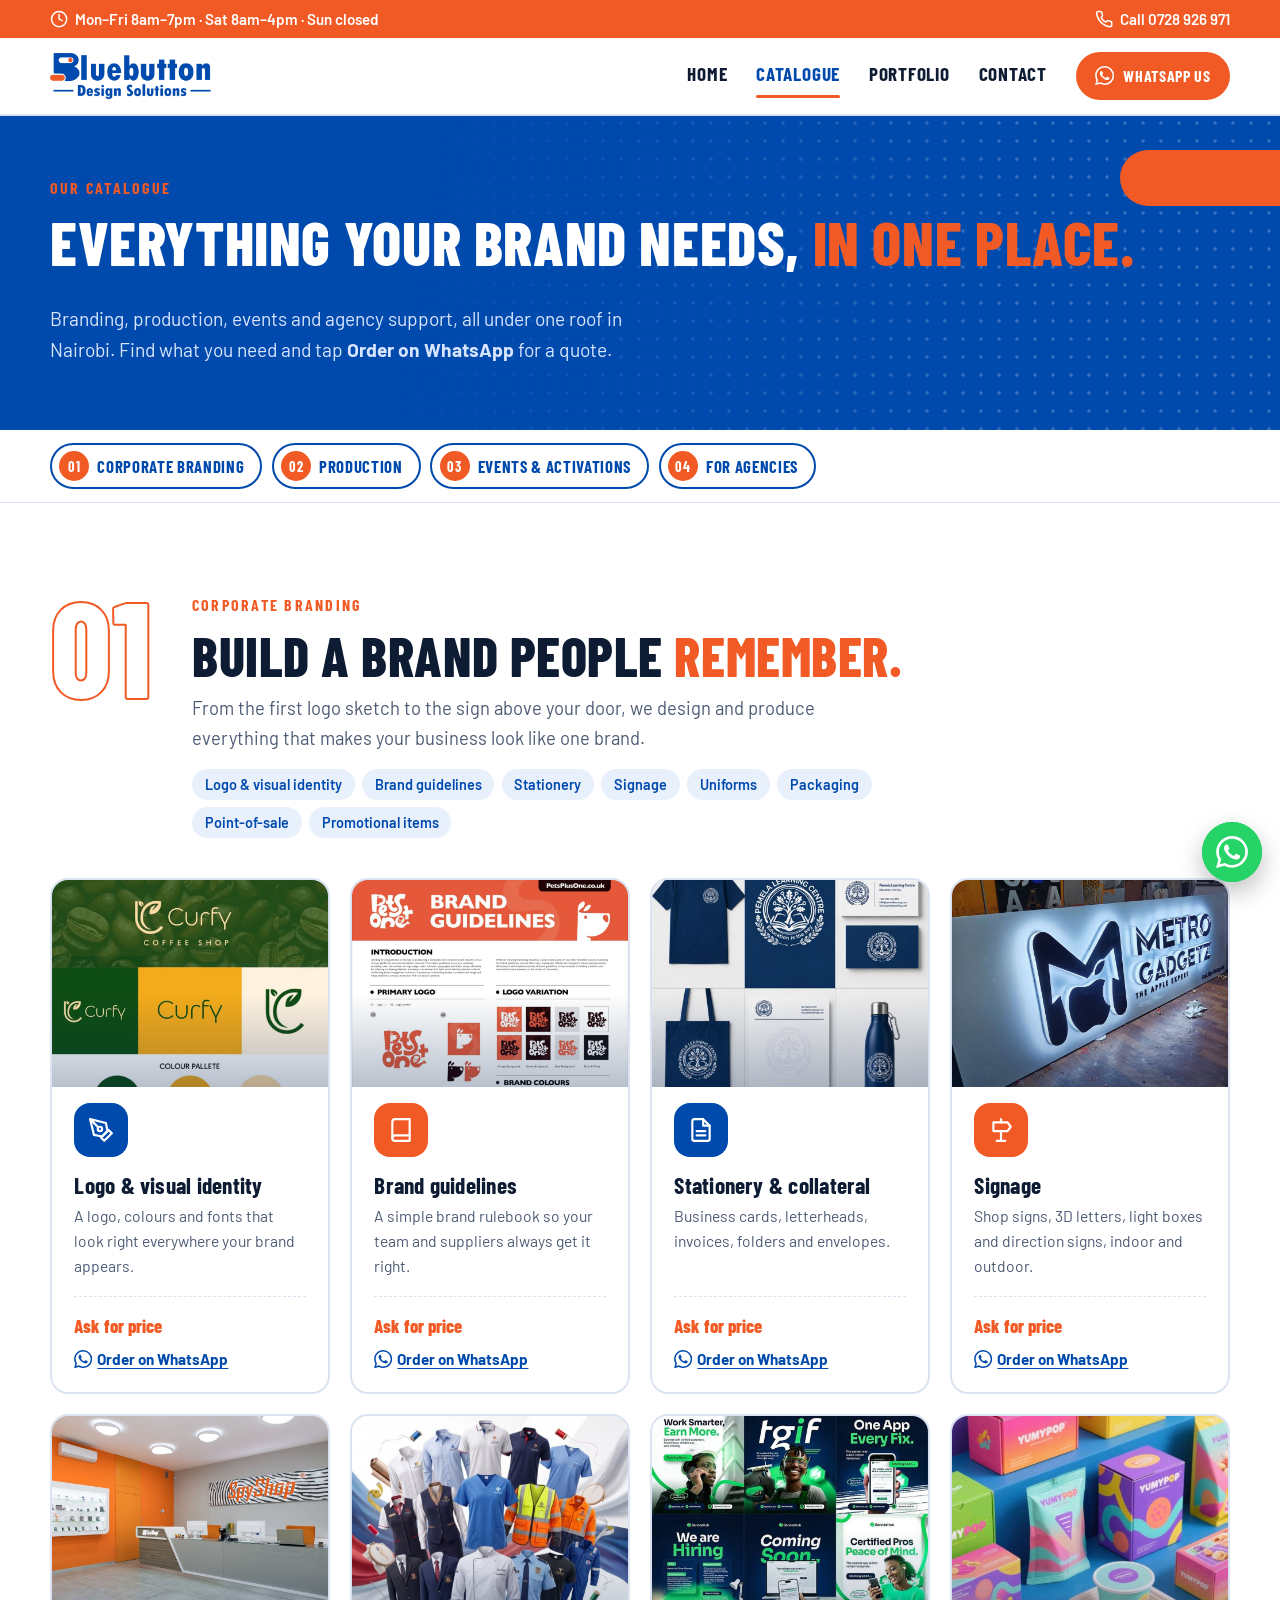
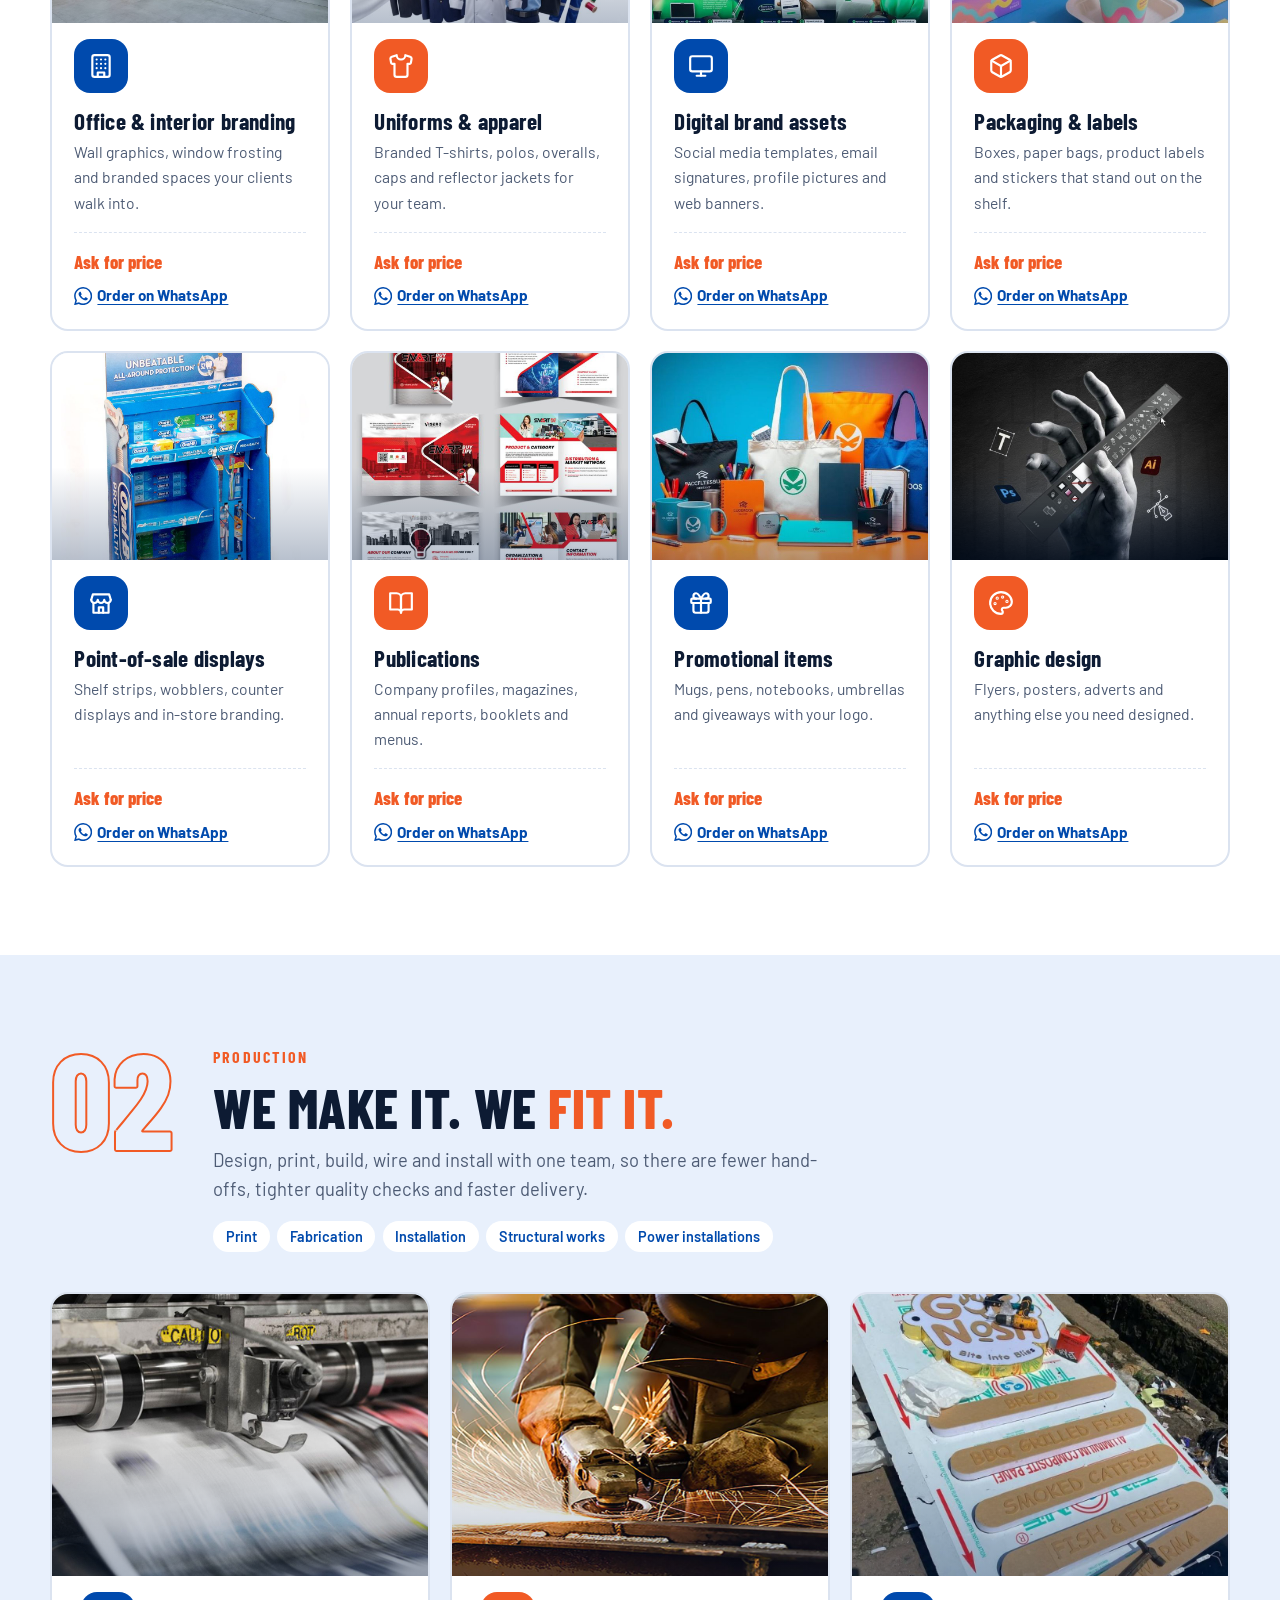
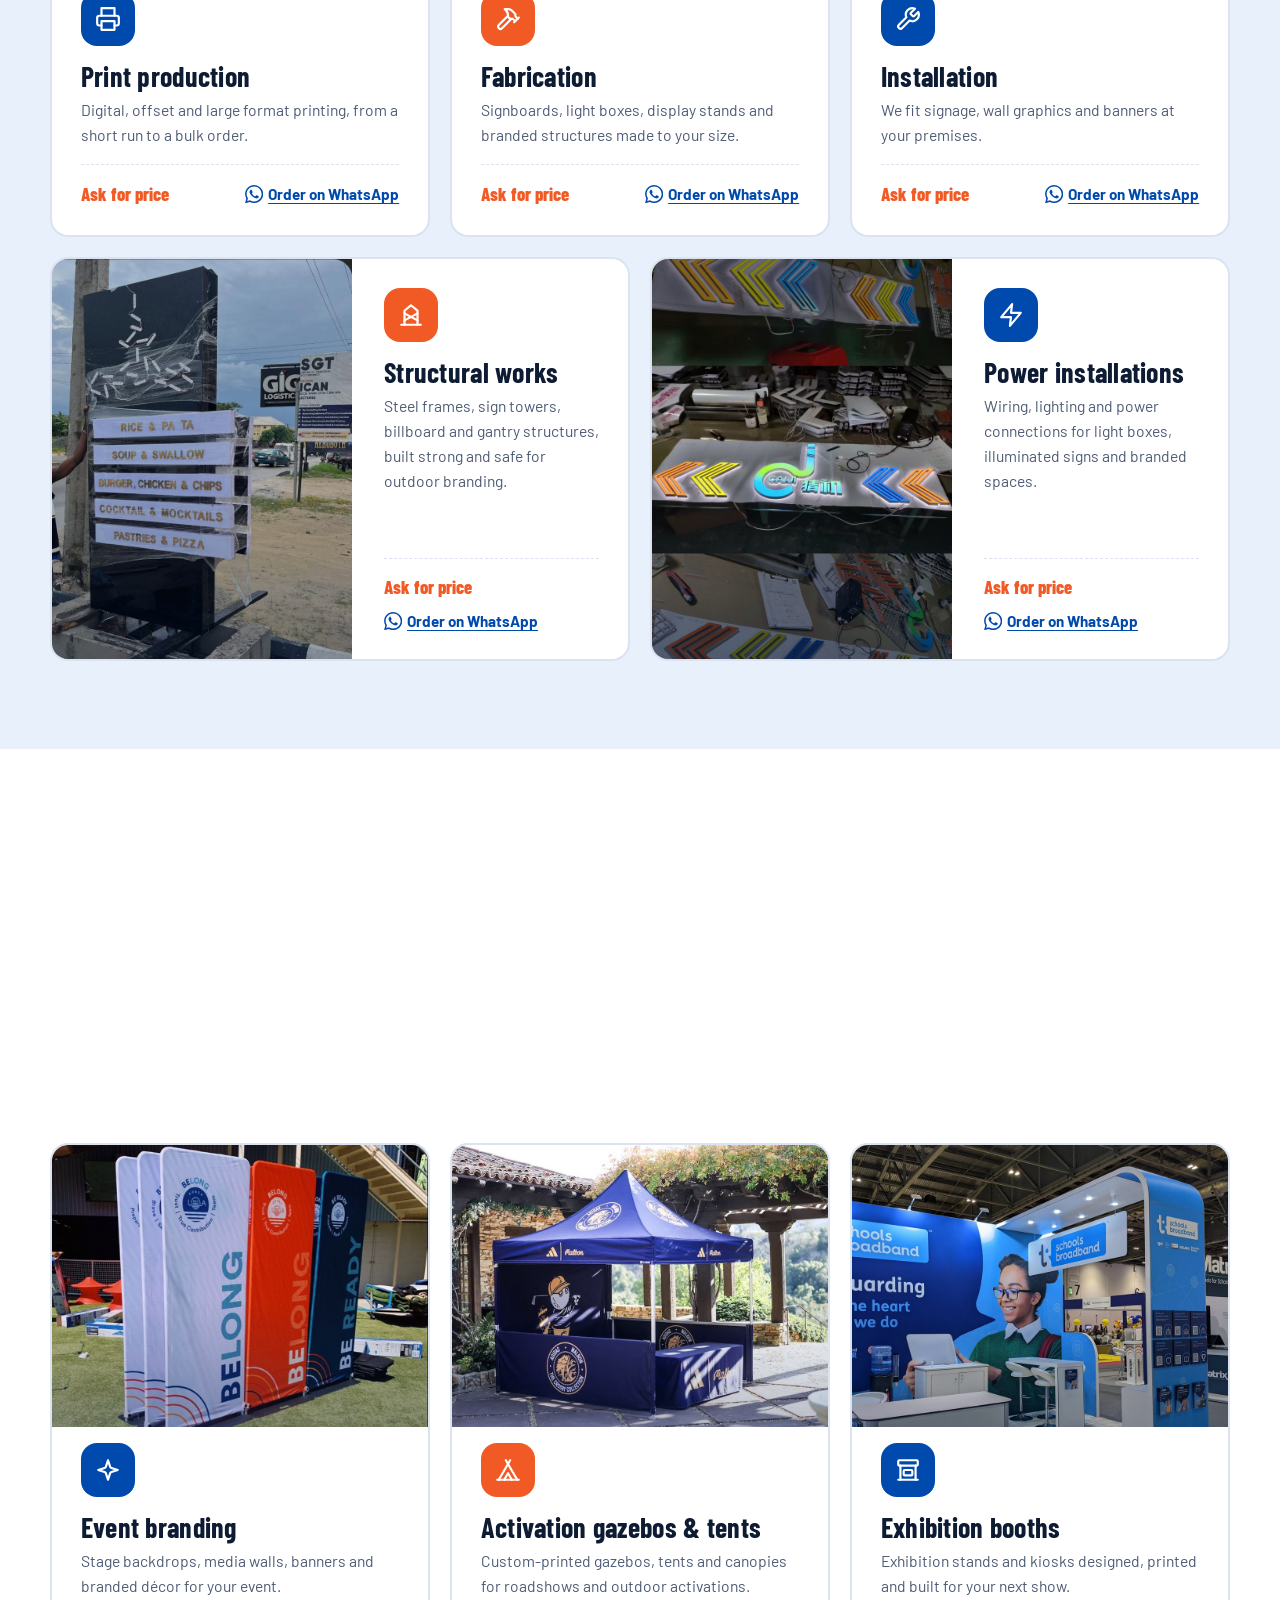
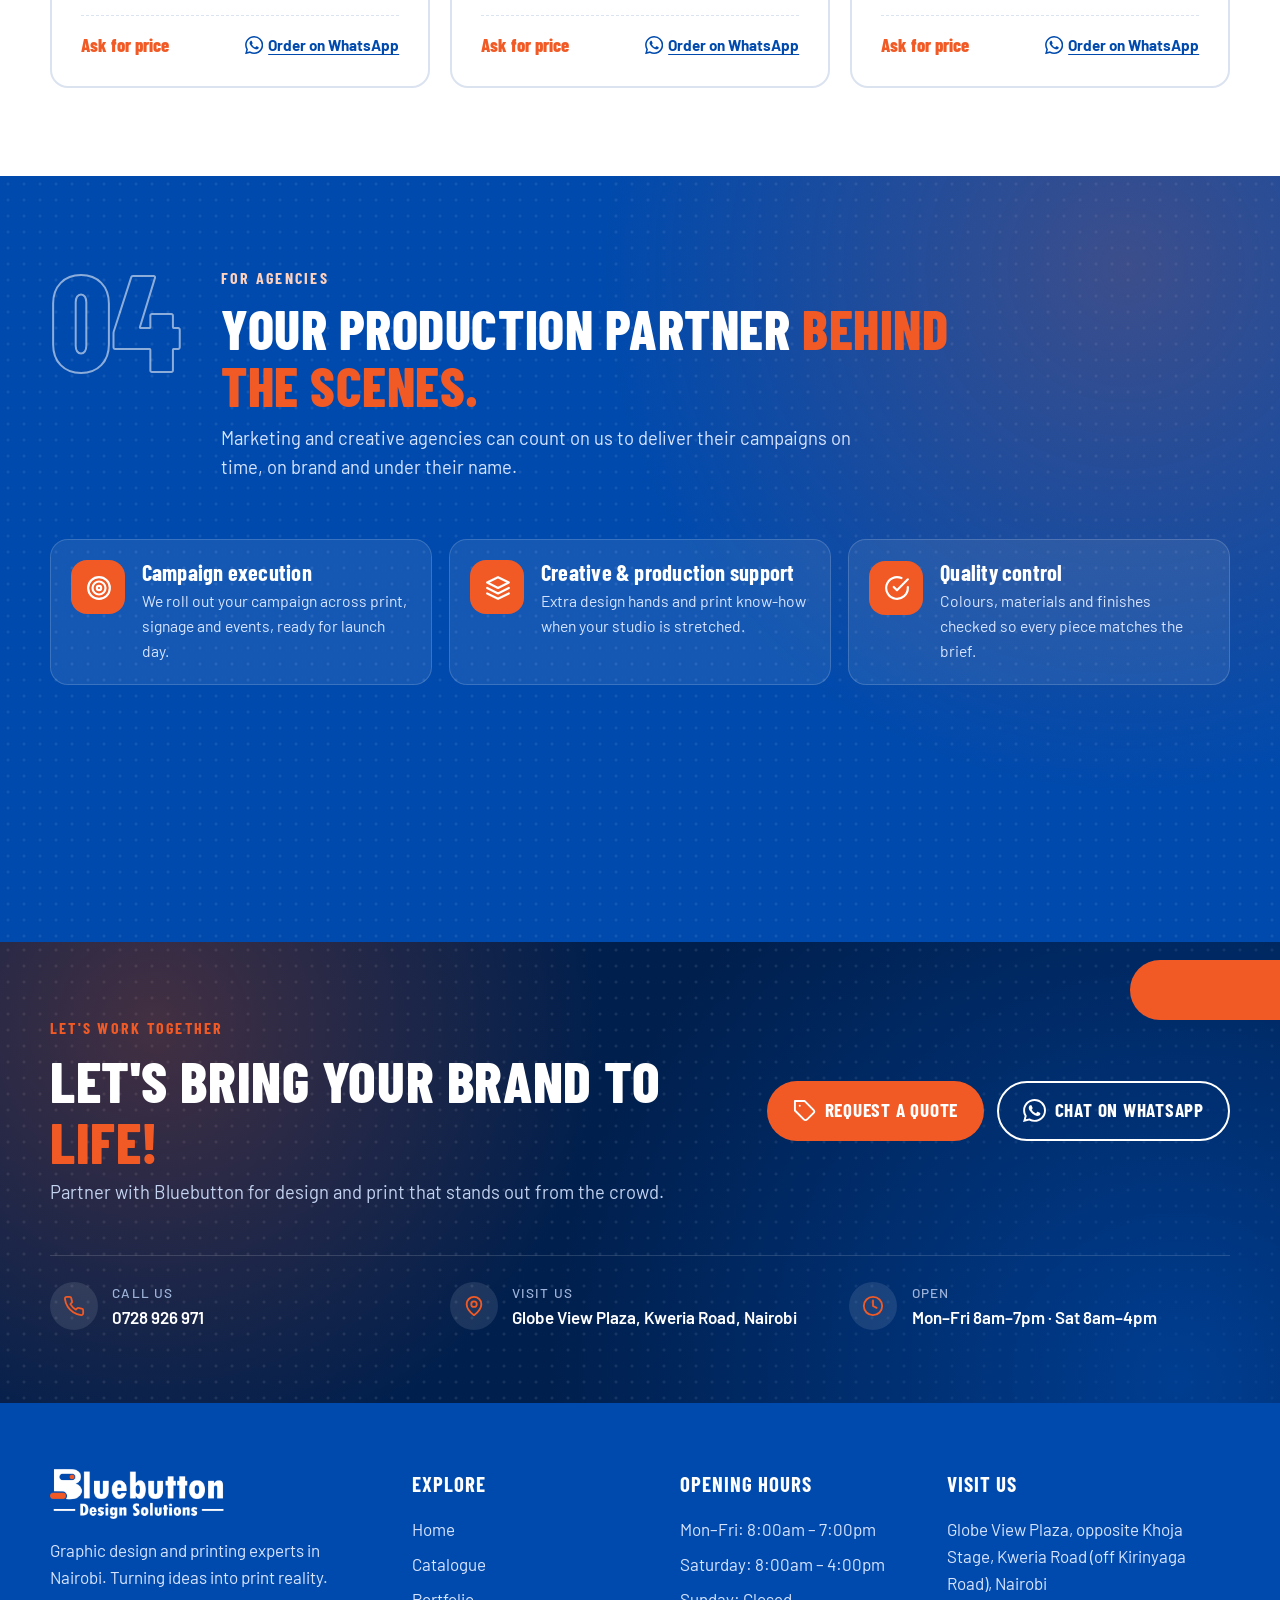
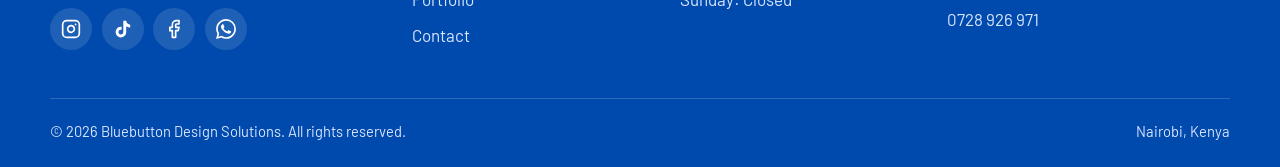
<file: services.html>
<!doctype html>
<html lang="en">
<head>
  <meta charset="utf-8">
  <title>Catalogue | Bluebutton Design Solutions</title>
  <meta name="robots" content="noindex">
  <link rel="canonical" href="https://www.bluebuttonsolutions.business/catalogue.html">
  <meta http-equiv="refresh" content="0; url=catalogue.html">
  <script>location.replace("catalogue.html" + location.hash.replace(/#(design|merch)$/, "#branding").replace(/#(printing|large-format)$/, "#production"));</script>
</head>
<body>
  <p>Our services have moved to the <a href="catalogue.html">catalogue</a>.</p>
</body>
</html>
</file>
<file: styles.css>
/* Bluebutton Design Solutions: brand colours come from the logo */
:root {
  --blue: #004aad;
  --blue-dark: #00337a;
  --blue-deep: #001f4d;
  --blue-tint: #e8f0fc;
  --orange: #f15a25;
  --orange-dark: #d4461a;
  --orange-tint: #fff0e9;
  --ink: #0d1b33;
  --muted: #4d5b74;
  --line: #dbe3f0;
  --white: #ffffff;
  --radius: 18px;
  --shadow: 0 14px 40px rgba(0, 31, 77, 0.16);
  --head: "Barlow Condensed", "Arial Narrow", sans-serif;
  --body: "Barlow", system-ui, -apple-system, "Segoe UI", sans-serif;
}

* { box-sizing: border-box; }
html { scroll-behavior: smooth; }
body {
  margin: 0;
  font-family: var(--body);
  font-size: 1.0625rem;
  color: var(--ink);
  background: var(--white);
  line-height: 1.6;
}
img { max-width: 100%; display: block; }
a { color: var(--blue); }
h1, h2, h3 { font-family: var(--head); line-height: 1.05; margin: 0 0 .5em; letter-spacing: .01em; }
h1 { font-size: clamp(2.6rem, 7vw, 4.6rem); font-weight: 800; text-transform: uppercase; }
h2 { font-size: clamp(2rem, 4.5vw, 3rem); font-weight: 800; text-transform: uppercase; }
h3 { font-size: 1.45rem; font-weight: 700; }
p { margin: 0 0 1em; }

.container { width: min(1180px, 100% - 32px); margin-inline: auto; }
.center { text-align: center; }
.i { width: 1.2em; height: 1.2em; flex: none; vertical-align: -0.2em; }
.eyebrow {
  display: inline-block; font-family: var(--head); font-weight: 700; font-size: 1rem;
  text-transform: uppercase; letter-spacing: .14em; color: var(--orange); margin-bottom: .6rem;
}
.lead { font-size: 1.2rem; max-width: 36rem; }
.section-head { max-width: 680px; margin: 0 auto 2.75rem; text-align: center; }
.section-head p { color: var(--muted); }

/* Buttons */
.btn {
  display: inline-flex; align-items: center; justify-content: center; gap: .55rem;
  font-family: var(--head); font-size: 1.2rem; font-weight: 700; letter-spacing: .04em; text-transform: uppercase;
  padding: .8rem 1.5rem; border-radius: 999px; border: 2px solid transparent;
  text-decoration: none; cursor: pointer; transition: transform .15s, background .15s, color .15s;
}
.btn:hover { transform: translateY(-2px); }
.btn-orange { background: var(--orange); color: var(--white); }
.btn-orange:hover { background: var(--orange-dark); }
.btn-blue { background: var(--blue); color: var(--white); }
.btn-blue:hover { background: var(--blue-dark); }
.btn-ghost { border-color: currentColor; color: var(--white); background: transparent; }
.btn-ghost:hover { background: var(--white); color: var(--blue); border-color: var(--white); }
.btn-ghost-blue { border-color: var(--blue); color: var(--blue); background: transparent; }
.btn-ghost-blue:hover { background: var(--blue); color: var(--white); }
.btn-sm { font-size: 1rem; padding: .55rem 1.1rem; }
.link-arrow { font-family: var(--head); font-weight: 700; font-size: 1.15rem; text-transform: uppercase; letter-spacing: .04em; text-decoration: none; display: inline-flex; align-items: center; gap: .4rem; }
.link-arrow:hover .i { transform: translateX(3px); }
.link-arrow .i { transition: transform .15s; }

/* Top bar */
.topbar { background: var(--orange); color: var(--white); font-size: .95rem; font-weight: 600; }
.topbar-inner { display: flex; justify-content: space-between; align-items: center; gap: 1rem; min-height: 38px; }
.topbar a { color: var(--white); text-decoration: none; display: inline-flex; align-items: center; gap: .4rem; }
.topbar span { display: inline-flex; align-items: center; gap: .4rem; }

/* Header */
.site-header { position: sticky; top: 0; z-index: 50; background: var(--white); box-shadow: 0 2px 0 var(--line); }
.nav { display: flex; align-items: center; justify-content: space-between; height: 76px; gap: 1rem; }
.brand img { height: 50px; width: auto; }
.nav-menu { display: flex; align-items: center; gap: 1.8rem; }
.nav-menu a:not(.btn) {
  font-family: var(--head); font-size: 1.2rem; font-weight: 700; text-transform: uppercase; letter-spacing: .04em;
  color: var(--ink); text-decoration: none; padding: .3rem 0; border-bottom: 3px solid transparent;
}
.nav-menu a:not(.btn):hover { color: var(--blue); }
.nav-menu a[aria-current="page"] { color: var(--blue); }
.nav-toggle { display: none; background: var(--blue); border: 0; border-radius: 10px; padding: 10px; cursor: pointer; }
.nav-toggle span { display: block; width: 22px; height: 2.5px; background: var(--white); margin: 4px 0; border-radius: 2px; }

/* Hero */
.hero {
  position: relative; overflow: hidden; color: var(--white);
  background: var(--blue);
  padding: 5rem 0 6rem;
}
.hero::before, .hero::after { content: ""; position: absolute; border-radius: 999px; background: var(--orange); }
.hero::before { width: 280px; height: 70px; left: -110px; bottom: -28px; }
.hero::after { width: 46px; height: 46px; right: 8%; top: 40px; }
.hero-grid { position: relative; z-index: 1; display: grid; grid-template-columns: 1.15fr .85fr; gap: 3rem; align-items: center; }
.hero h1 .hl { color: var(--orange); }
.hero .lead { color: #d8e5ff; }
.hero-actions { display: flex; flex-wrap: wrap; gap: .9rem; margin: 2rem 0 2.2rem; }
.hero-points { list-style: none; padding: 0; margin: 0; display: flex; flex-wrap: wrap; gap: .6rem 1.6rem; font-weight: 600; }
.hero-points li { display: inline-flex; align-items: center; gap: .45rem; }
.hero-points .i { color: var(--orange); }

.hero-art { position: relative; min-height: 470px; }
.stack-card {
  position: absolute; border-radius: var(--radius); box-shadow: var(--shadow);
  padding: 1.4rem 1.5rem; color: var(--ink); background: var(--white);
}
.stack-card strong { display: block; font-family: var(--head); font-size: 1.6rem; text-transform: uppercase; line-height: 1; margin-bottom: .3rem; }
.stack-card span { color: var(--muted); font-size: .95rem; }
.stack-card .i { width: 34px; height: 34px; margin-bottom: .7rem; color: var(--blue); }
.sc-1 { width: 250px; top: 0; left: 4%; transform: rotate(-5deg); border-top: 8px solid var(--orange); }
.sc-2 { width: 240px; top: 110px; right: 0; transform: rotate(4deg); background: var(--orange); color: var(--white); }
.sc-2 span, .sc-2 .i { color: var(--white); }
.sc-3 { width: 250px; bottom: 0; left: 8%; transform: rotate(-2deg); background: var(--blue-deep); color: var(--white); }
.sc-3 span { color: #b9cbec; }
.sc-3 .i { color: var(--orange); }

/* Page hero (inner pages) */
.page-hero { background: var(--blue); color: var(--white); padding: 3.75rem 0 4rem; position: relative; overflow: hidden; }
.page-hero::after { content: ""; position: absolute; width: 220px; height: 56px; border-radius: 999px; background: var(--orange); right: -60px; top: 36px; }
.page-hero p { color: #d8e5ff; max-width: 40rem; font-size: 1.2rem; margin: 0; }
.page-hero h1 { font-size: clamp(2.4rem, 6vw, 3.8rem); }

/* Sections */
.section { padding: 5.5rem 0; }
.section.tint { background: var(--blue-tint); }
.section.peach { background: var(--orange-tint); }
.grid { display: grid; gap: 1.5rem; }
.g-2 { grid-template-columns: repeat(2, 1fr); }
.g-3 { grid-template-columns: repeat(3, 1fr); }
.g-4 { grid-template-columns: repeat(4, 1fr); }

.svc-card {
  background: var(--white); border-radius: var(--radius); padding: 2rem 1.7rem; position: relative;
  border: 2px solid var(--line); transition: transform .2s, box-shadow .2s, border-color .2s;
  display: flex; flex-direction: column;
}
.svc-card:hover { transform: translateY(-5px); box-shadow: var(--shadow); border-color: var(--blue); }
.svc-card .badge {
  width: 58px; height: 58px; border-radius: 16px; display: grid; place-items: center; margin-bottom: 1.2rem;
  background: var(--blue); color: var(--white);
}
.svc-card:nth-child(even) .badge { background: var(--orange); }
.svc-card .badge .i { width: 28px; height: 28px; }
.svc-card p { color: var(--muted); flex: 1; }
.svc-card ul { margin: 0 0 1.2rem; padding-left: 1.1rem; color: var(--muted); }

/* Why band */
.why { background: var(--orange); color: var(--white); padding: 4.5rem 0; position: relative; overflow: hidden; }
.why h2 { color: var(--white); }
.why .eyebrow { color: var(--blue-deep); }
.why-item { display: flex; gap: 1rem; align-items: flex-start; }
.why-item .ic { flex: none; width: 52px; height: 52px; border-radius: 50%; background: var(--white); color: var(--orange); display: grid; place-items: center; }
.why-item .ic .i { width: 26px; height: 26px; }
.why-item h3 { margin-bottom: .2rem; }
.why-item p { margin: 0; color: #fff3ec; }

/* Audience */
.aud-card { border-radius: var(--radius); padding: 2rem; color: var(--white); }
.aud-card h3 { font-size: 2rem; text-transform: uppercase; }
.aud-card p { margin: 0; opacity: .92; }
.aud-1 { background: var(--blue); }
.aud-2 { background: var(--blue-deep); }
.aud-3 { background: var(--orange); }

/* Steps */
.steps { list-style: none; margin: 0; padding: 0; counter-reset: step; }
.steps li { background: var(--white); border-radius: var(--radius); padding: 1.8rem; position: relative; border: 2px solid var(--line); }
.steps li::before {
  counter-increment: step; content: counter(step);
  display: grid; place-items: center; width: 48px; height: 48px; border-radius: 50%;
  background: var(--orange); color: var(--white); font-family: var(--head); font-size: 1.6rem; font-weight: 800; margin-bottom: 1rem;
}
.steps li:nth-child(even)::before { background: var(--blue); }
.steps p { color: var(--muted); margin: 0; }

/* Gallery */
.filters { display: flex; flex-wrap: wrap; justify-content: center; gap: .6rem; margin-bottom: 2rem; }
.chip {
  font-family: var(--head); font-size: 1.05rem; font-weight: 700; text-transform: uppercase; letter-spacing: .04em;
  padding: .5rem 1.1rem; border-radius: 999px; border: 2px solid var(--blue); background: var(--white); color: var(--blue); cursor: pointer;
}
.chip.active, .chip:hover { background: var(--blue); color: var(--white); }
.tile {
  margin: 0; aspect-ratio: 1 / 1; border-radius: var(--radius); overflow: hidden; position: relative;
  display: flex; align-items: flex-end; color: var(--white);
}
.tile img { position: absolute; inset: 0; width: 100%; height: 100%; object-fit: cover; transition: transform .3s; }
.tile:hover img { transform: scale(1.05); }
.tile .ph { position: absolute; inset: 0; display: grid; place-items: center; }
.tile .ph .i { width: 54px; height: 54px; opacity: .35; }
.tile figcaption {
  position: relative; width: 100%; padding: 2.5rem 1.1rem .9rem;
  font-family: var(--head); font-size: 1.3rem; font-weight: 700; text-transform: uppercase; letter-spacing: .03em;
  background: linear-gradient(transparent, rgba(0, 20, 50, .75));
}
.tile[hidden] { display: none; }
.t-blue { background: var(--blue); }
.t-orange { background: var(--orange); }
.t-deep { background: var(--blue-deep); }
.t-mix { background: linear-gradient(135deg, var(--blue) 0 55%, var(--orange) 55% 100%); }

/* Social band */
.social-band { background: var(--blue-deep); color: var(--white); padding: 4.5rem 0; }
.social-grid { display: grid; grid-template-columns: 1.2fr .8fr; gap: 2.5rem; align-items: center; }
.social-band p { color: #c3d3f0; }
.social-links { display: grid; gap: .9rem; }
.social-link {
  display: flex; align-items: center; gap: 1rem; padding: 1rem 1.3rem; border-radius: 14px;
  background: rgba(255, 255, 255, .08); color: var(--white); text-decoration: none; font-weight: 600;
  transition: background .15s;
}
.social-link:hover { background: rgba(255, 255, 255, .16); }
.social-link .i { width: 28px; height: 28px; color: var(--orange); }
.social-link small { display: block; color: #9fb4da; font-weight: 500; }

/* Prices */
.price-group { margin-bottom: 3rem; }
.price-group-head { display: flex; align-items: center; gap: 1rem; margin-bottom: 1.2rem; }
.price-group-head .badge { width: 52px; height: 52px; border-radius: 14px; background: var(--blue); color: var(--white); display: grid; place-items: center; flex: none; }
.price-group:nth-child(even) .price-group-head .badge { background: var(--orange); }
.price-group-head .badge .i { width: 26px; height: 26px; }
.price-group-head h2 { margin: 0; font-size: clamp(1.8rem, 4vw, 2.4rem); }
.price-list { list-style: none; margin: 0; padding: 0; display: grid; grid-template-columns: repeat(2, 1fr); gap: 1rem; }
.price-item {
  display: flex; justify-content: space-between; align-items: center; gap: 1rem;
  background: var(--white); border: 2px solid var(--line); border-radius: 14px; padding: 1rem 1.2rem;
}
.price-item h3 { font-size: 1.3rem; margin: 0; }
.price-item p { margin: 0; color: var(--muted); font-size: .95rem; }
.price-item .right { text-align: right; display: grid; gap: .4rem; justify-items: end; flex: none; }
.price { font-family: var(--head); font-weight: 800; font-size: 1.3rem; color: var(--orange); white-space: nowrap; }
.order-btn {
  background: none; border: 0; padding: 0; cursor: pointer; color: var(--blue); font: inherit; font-weight: 700; font-size: .95rem;
  display: inline-flex; align-items: center; gap: .3rem; text-decoration: underline; text-underline-offset: 3px;
}

/* CTA band */
.cta-band { background: var(--blue); color: var(--white); border-radius: 28px; padding: 3rem; display: flex; gap: 2rem; align-items: center; justify-content: space-between; flex-wrap: wrap; position: relative; overflow: hidden; }
.cta-band::after { content: ""; position: absolute; width: 150px; height: 40px; border-radius: 999px; background: var(--orange); left: -50px; bottom: -14px; }
.cta-band h2 { margin: 0 0 .3rem; }
.cta-band p { margin: 0; color: #d8e5ff; }
.cta-band .btn { position: relative; z-index: 1; }

/* Visit / contact */
.visit-grid { display: grid; grid-template-columns: 1fr 1.1fr; gap: 2rem; align-items: stretch; }
.info-card { background: var(--white); border-radius: var(--radius); padding: 2rem; border: 2px solid var(--line); }
.info-row { display: flex; gap: 1rem; align-items: flex-start; padding: 1rem 0; border-bottom: 1px solid var(--line); }
.info-row:last-child { border-bottom: 0; }
.info-row .ic { flex: none; width: 46px; height: 46px; border-radius: 12px; background: var(--blue-tint); color: var(--blue); display: grid; place-items: center; }
.info-row .ic .i { width: 22px; height: 22px; }
.info-row strong { display: block; font-family: var(--head); font-size: 1.25rem; text-transform: uppercase; letter-spacing: .03em; }
.info-row a { font-weight: 600; }
.hours { width: 100%; border-collapse: collapse; margin-top: .3rem; }
.hours td { padding: .25rem 0; }
.hours td:last-child { text-align: right; font-weight: 600; }
.hours tr.today td { color: var(--orange); font-weight: 700; }
.open-pill { display: inline-block; margin-left: .5rem; padding: .1rem .6rem; border-radius: 999px; font-size: .8rem; font-weight: 700; font-family: var(--body); text-transform: none; letter-spacing: 0; vertical-align: middle; }
.open-pill.open { background: #dcf7e6; color: #0f7a3a; }
.open-pill.closed { background: #fde3dc; color: #b23312; }
.map { border: 0; width: 100%; height: 100%; min-height: 380px; border-radius: var(--radius); background: var(--blue-tint); }

.contact-cards { margin-top: -3rem; position: relative; z-index: 2; }
.contact-card {
  background: var(--white); border-radius: var(--radius); padding: 1.8rem; box-shadow: var(--shadow);
  text-decoration: none; color: var(--ink); display: block; border-top: 6px solid var(--blue);
  transition: transform .2s;
}
.contact-card:nth-child(2) { border-top-color: #25d366; }
.contact-card:nth-child(3) { border-top-color: var(--orange); }
.contact-card:hover { transform: translateY(-4px); }
.contact-card .i { width: 34px; height: 34px; color: var(--blue); margin-bottom: .6rem; }
.contact-card:nth-child(2) .i { color: #1aa851; }
.contact-card:nth-child(3) .i { color: var(--orange); }
.contact-card strong { display: block; font-family: var(--head); font-size: 1.5rem; text-transform: uppercase; }
.contact-card span { color: var(--muted); }

.quote-form { background: var(--white); border-radius: var(--radius); padding: 2.2rem; border: 2px solid var(--line); display: grid; gap: 1.1rem; }
.quote-form .row { display: grid; grid-template-columns: 1fr 1fr; gap: 1.1rem; }
.quote-form label { display: grid; gap: .35rem; font-weight: 600; }
.quote-form input, .quote-form select, .quote-form textarea {
  font: inherit; font-size: 1rem; padding: .8rem 1rem; border: 2px solid var(--line); border-radius: 12px; background: var(--white); color: var(--ink); width: 100%;
}
.quote-form input:focus, .quote-form select:focus, .quote-form textarea:focus { outline: none; border-color: var(--blue); }
.form-note { margin: 0; font-size: .92rem; color: var(--muted); }

/* Footer */
.site-footer { background: var(--blue); color: #d8e5ff; padding: 4rem 0 1.5rem; }
.footer-grid { display: grid; grid-template-columns: 1.4fr 1fr 1fr 1.2fr; gap: 2rem; }
.footer-logo { height: 54px; width: auto; margin-bottom: 1rem; }
.site-footer h4 { font-family: var(--head); color: var(--white); font-size: 1.3rem; text-transform: uppercase; letter-spacing: .05em; margin: 0 0 1rem; }
.site-footer ul { list-style: none; padding: 0; margin: 0; display: grid; gap: .5rem; }
.site-footer a { color: #d8e5ff; text-decoration: none; }
.site-footer a:hover { color: var(--white); text-decoration: underline; }
.socials { display: flex; gap: .6rem; margin-top: 1rem; }
.socials a { width: 42px; height: 42px; border-radius: 50%; background: rgba(255,255,255,.12); display: grid; place-items: center; color: var(--white); }
.socials a:hover { background: var(--orange); text-decoration: none; }
.socials .i { width: 20px; height: 20px; }
.footer-bottom { border-top: 1px solid rgba(255,255,255,.18); margin-top: 3rem; padding-top: 1.3rem; display: flex; justify-content: space-between; flex-wrap: wrap; gap: .5rem; font-size: .92rem; }

/* Floating WhatsApp */
.wa-float {
  position: fixed; right: 18px; bottom: 18px; z-index: 60; width: 60px; height: 60px; border-radius: 50%;
  background: #25d366; color: var(--white); display: grid; place-items: center;
  box-shadow: 0 10px 24px rgba(0,0,0,.25); transition: transform .15s;
}
.wa-float:hover { transform: scale(1.08); }
.wa-float .i { width: 32px; height: 32px; }

/* Responsive */
@media (max-width: 1000px) {
  .g-4 { grid-template-columns: repeat(2, 1fr); }
  .footer-grid { grid-template-columns: 1fr 1fr; }
}
@media (max-width: 900px) {
  .hero-grid, .visit-grid, .social-grid { grid-template-columns: minmax(0, 1fr); }
  .hero-art { min-height: 360px; max-width: 520px; width: 100%; margin: 0 auto; }
  .g-3 { grid-template-columns: repeat(2, 1fr); }
  .price-list { grid-template-columns: minmax(0, 1fr); }
  .nav-toggle { display: block; }
  .nav-menu {
    position: absolute; top: 100%; left: 0; right: 0; flex-direction: column; align-items: stretch; gap: .2rem;
    background: var(--white); padding: .8rem 16px 1.3rem; box-shadow: 0 12px 20px rgba(0,0,0,.08); display: none;
  }
  .nav-menu.open { display: flex; }
  .nav-menu a:not(.btn) { padding: .6rem 0; border-bottom: 1px solid var(--line); }
  .nav-menu a[aria-current="page"] { border-bottom-color: var(--line); }
  .nav-menu .btn { margin-top: .6rem; }
}
@media (max-width: 600px) {
  .g-2, .g-3, .g-4, .footer-grid { grid-template-columns: minmax(0, 1fr); }
  .quote-form .row { grid-template-columns: minmax(0, 1fr); }
  .section { padding: 4rem 0; }
  .hero { padding: 3.5rem 0 4rem; }
  .hero-art { display: none; }
  .hero::after { display: none; }
  .brand img { height: 40px; }
  .topbar-inner { justify-content: center; }
  .topbar .hide-sm { display: none; }
  .cta-band { padding: 2.2rem 1.5rem; }
  .price-item { flex-direction: column; align-items: flex-start; }
  .price-item .right { justify-items: start; text-align: left; }
  .contact-cards { margin-top: -2rem; }
  .info-card, .quote-form { padding: 1.5rem; }
}
@media (prefers-reduced-motion: reduce) {
  * { transition: none !important; scroll-behavior: auto !important; }
}

/* =========================================================
   Animations: hover effects, hero motion and scroll reveal
   ========================================================= */
:root {
  --ease: cubic-bezier(.2, .8, .2, 1);
  --bounce: cubic-bezier(.34, 1.56, .64, 1);
  --tilt: perspective(900px) rotateX(var(--rx, 0deg)) rotateY(var(--ry, 0deg));
}

@keyframes rise { from { opacity: 0; translate: 0 28px; } to { opacity: 1; translate: 0 0; } }
@keyframes pop { from { opacity: 0; scale: .85; } to { opacity: 1; scale: 1; } }
@keyframes float { 0%, 100% { translate: 0 0; } 50% { translate: 0 -14px; } }
@keyframes pulse { 0%, 100% { scale: 1; } 50% { scale: 1.3; } }
@keyframes drift { 0%, 100% { translate: 0 0; } 50% { translate: 40px 0; } }
@keyframes ring { from { transform: scale(1); opacity: .55; } to { transform: scale(1.9); opacity: 0; } }
@keyframes wiggle { 0%, 100% { rotate: 0deg; } 25% { rotate: -12deg; } 75% { rotate: 12deg; } }

/* Scroll reveal (the "js" class is added by script.js, so content shows without JavaScript) */
.js .reveal:not(.in) { opacity: 0; }
.reveal.in { animation: rise .8s var(--ease) var(--d, 0s) both; }

/* Buttons: light sweep, lift, icon nudge, press */
.btn { position: relative; overflow: hidden; isolation: isolate; transition: transform .3s var(--bounce), background .2s, color .2s, border-color .2s, box-shadow .3s; }
.btn::before {
  content: ""; position: absolute; top: 0; bottom: 0; left: -75%; width: 50%; z-index: -1;
  background: linear-gradient(100deg, transparent, rgba(255, 255, 255, .45), transparent);
  transform: skewX(-20deg); transition: left .7s var(--ease);
}
.btn:hover::before { left: 130%; }
.btn:hover { transform: translateY(-3px); box-shadow: 0 12px 24px rgba(0, 31, 77, .25); }
.btn-orange:hover { box-shadow: 0 12px 26px rgba(241, 90, 37, .45); }
.btn:active { transform: translateY(0) scale(.96); }
.btn .i { transition: transform .35s var(--bounce); }
.btn:hover .i { transform: translateX(3px) rotate(-10deg) scale(1.15); }
.link-arrow { transition: gap .25s var(--ease), color .2s; }
.link-arrow:hover { gap: .75rem; color: var(--orange); }

/* Header: logo bounce and growing underline on menu links */
.brand img { transition: transform .45s var(--bounce); }
.brand:hover img { transform: scale(1.06) rotate(-2deg); }
.nav-menu a:not(.btn) { position: relative; transition: color .2s; }
.nav-menu a:not(.btn)::after {
  content: ""; position: absolute; left: 0; right: 0; bottom: -3px; height: 3px; border-radius: 3px;
  background: var(--orange); transform: scaleX(0); transform-origin: right; transition: transform .4s var(--ease);
}
.nav-menu a:not(.btn):hover::after, .nav-menu a[aria-current="page"]::after { transform: scaleX(1); transform-origin: left; }
.topbar a { transition: opacity .2s; }
.topbar a:hover { opacity: .85; }
.topbar a:hover .i { animation: wiggle .5s ease; }

/* Hero: entrance, floating cards, moving shapes */
.hero-grid > div:first-child > *, .page-hero .container > * { animation: rise .9s var(--ease) both; }
.hero-grid > div:first-child > :nth-child(2), .page-hero .container > :nth-child(2) { animation-delay: .1s; }
.hero-grid > div:first-child > :nth-child(3), .page-hero .container > :nth-child(3) { animation-delay: .2s; }
.hero-grid > div:first-child > :nth-child(4) { animation-delay: .3s; }
.hero-grid > div:first-child > :nth-child(5) { animation-delay: .4s; }
.hero::after { animation: pulse 3s ease-in-out infinite; }
.hero::before, .page-hero::after { animation: drift 7s ease-in-out infinite; }
.hero-art { animation: pop 1s var(--bounce) .3s both; }
.stack-card { animation: float 6s ease-in-out infinite; transition: transform .45s var(--bounce), box-shadow .45s; }
.sc-2 { animation-delay: -2s; }
.sc-3 { animation-delay: -4s; }
.stack-card:hover { transform: rotate(0deg) scale(1.08); box-shadow: 0 26px 60px rgba(0, 0, 0, .35); z-index: 3; }
.stack-card .i { transition: transform .5s var(--bounce); }
.stack-card:hover .i { transform: rotate(-15deg) scale(1.2); }
.hero-points li { transition: transform .3s var(--bounce); }
.hero-points li:hover { transform: translateY(-3px); }
.hero-points li:hover .i { animation: wiggle .5s ease; }

/* Service cards: 3D tilt, cursor glow, colour bar, spinning badge */
.svc-card { overflow: hidden; transition: transform .4s var(--bounce), box-shadow .4s, border-color .3s; }
.svc-card::before {
  content: ""; position: absolute; left: 0; top: 0; width: 100%; height: 6px;
  background: linear-gradient(90deg, var(--blue), var(--orange)); transform: scaleX(0); transform-origin: left; transition: transform .5s var(--ease);
}
.svc-card::after {
  content: ""; position: absolute; inset: 0; pointer-events: none; opacity: 0; transition: opacity .3s;
  background: radial-gradient(260px circle at var(--mx, 50%) var(--my, 50%), rgba(0, 74, 173, .09), transparent 60%);
}
.svc-card:hover { transform: var(--tilt) translateY(-8px); }
.svc-card:hover::before { transform: scaleX(1); }
.svc-card:hover::after { opacity: 1; }
.svc-card .badge { transition: transform .55s var(--bounce), border-radius .4s; }
.svc-card:hover .badge { transform: rotate(-12deg) scale(1.15); border-radius: 50%; }
.svc-card h3 { transition: color .25s; }
.svc-card:hover h3 { color: var(--blue); }

/* Why Bluebutton */
.why-item { transition: transform .35s var(--bounce); }
.why-item:hover { transform: translateY(-4px); }
.why-item .ic { transition: transform .45s var(--bounce), background .3s, color .3s; }
.why-item:hover .ic { transform: rotate(14deg) scale(1.15); background: var(--blue-deep); color: var(--white); }

/* Audience cards: tilt and growing circle */
.aud-card { position: relative; overflow: hidden; transition: transform .4s var(--bounce), box-shadow .4s; }
.aud-card > * { position: relative; z-index: 1; }
.aud-card::after {
  content: ""; position: absolute; width: 140px; height: 140px; right: -50px; bottom: -50px; border-radius: 50%;
  background: rgba(255, 255, 255, .12); transition: transform .6s var(--ease);
}
.aud-card:hover { transform: var(--tilt) translateY(-8px); box-shadow: var(--shadow); }
.aud-card:hover::after { transform: scale(3.2); }
.aud-card h3 { transition: letter-spacing .35s var(--ease); }
.aud-card:hover h3 { letter-spacing: .06em; }

/* Steps: number spins */
.steps li { transition: transform .4s var(--bounce), border-color .3s, box-shadow .3s; }
.steps li:hover { transform: translateY(-8px); border-color: var(--orange); box-shadow: var(--shadow); }
.steps li::before { transition: transform .7s var(--bounce); }
.steps li:hover::before { transform: rotate(360deg) scale(1.12); }

/* Portfolio tiles: lift, zoom, sliding caption arrow */
.tile { transition: transform .4s var(--bounce), box-shadow .4s; }
.tile:hover { transform: var(--tilt) translateY(-8px) scale(1.02); box-shadow: var(--shadow); }
.tile:hover img { transform: scale(1.08); }
.tile .ph .i { transition: transform .5s var(--bounce), opacity .3s; }
.tile:hover .ph .i { transform: scale(1.35) rotate(-8deg); opacity: .6; }
.tile figcaption { transition: padding .35s var(--ease); }
.tile figcaption::after { content: " →"; display: inline-block; opacity: 0; transform: translateX(-10px); transition: opacity .3s, transform .35s var(--bounce); }
.tile:hover figcaption { padding-bottom: 1.4rem; }
.tile:hover figcaption::after { opacity: 1; transform: translateX(4px); }
.tile.pop { animation: pop .45s var(--bounce) both; }
.chip { transition: background .2s, color .2s, transform .3s var(--bounce); }
.chip:hover { transform: translateY(-3px); }
.chip:active { transform: scale(.94); }

/* Price list */
.price-item { position: relative; overflow: hidden; transition: transform .35s var(--bounce), border-color .3s, box-shadow .3s; }
.price-item::before {
  content: ""; position: absolute; left: 0; top: 0; bottom: 0; width: 6px; background: var(--orange);
  transform: scaleY(0); transition: transform .35s var(--ease);
}
.price-item:hover { transform: translateX(6px); border-color: var(--blue); box-shadow: 0 10px 24px rgba(0, 31, 77, .12); }
.price-item:hover::before { transform: scaleY(1); }
.price { display: inline-block; transition: transform .35s var(--bounce); }
.price-item:hover .price { transform: scale(1.1); }
.order-btn { transition: color .2s; }
.order-btn .i { transition: transform .35s var(--bounce); }
.order-btn:hover { color: var(--orange); }
.order-btn:hover .i { transform: scale(1.3) rotate(-12deg); }
.price-group-head .badge { transition: transform .5s var(--bounce); }
.price-group:hover .price-group-head .badge { transform: rotate(-12deg) scale(1.1); }

/* Social, contact and footer */
.social-link { transition: background .2s, transform .35s var(--bounce); }
.social-link:hover { transform: translateX(10px); }
.social-link .i { transition: transform .45s var(--bounce); }
.social-link:hover .i { transform: scale(1.25) rotate(-12deg); }
.contact-card { transition: transform .4s var(--bounce), box-shadow .4s; }
.contact-card:hover { transform: var(--tilt) translateY(-10px); box-shadow: 0 24px 50px rgba(0, 31, 77, .24); }
.contact-card .i { transition: transform .5s var(--bounce); }
.contact-card:hover .i { transform: scale(1.25) rotate(-12deg); }
.info-row .ic { transition: transform .4s var(--bounce), background .3s, color .3s; }
.info-row:hover .ic { transform: rotate(-10deg) scale(1.1); background: var(--blue); color: var(--white); }
.quote-form input, .quote-form select, .quote-form textarea { transition: border-color .2s, box-shadow .25s; }
.quote-form input:focus, .quote-form select:focus, .quote-form textarea:focus { box-shadow: 0 0 0 4px rgba(0, 74, 173, .15); }
.cta-band::after { animation: drift 6s ease-in-out infinite; }
.socials a { transition: background .2s, transform .5s var(--bounce); }
.socials a:hover { transform: translateY(-4px) rotate(360deg); }
.site-footer ul a { display: inline-block; transition: transform .25s var(--ease), color .2s; }
.site-footer ul a:hover { transform: translateX(6px); }
.footer-logo { transition: transform .45s var(--bounce); }
.footer-logo:hover { transform: scale(1.05) rotate(-2deg); }

/* Floating WhatsApp: pulsing ring, wiggle on hover */
.wa-float::before {
  content: ""; position: absolute; inset: 0; border-radius: 50%; background: #25d366; z-index: -1;
  animation: ring 2.4s ease-out infinite;
}
.wa-float:hover .i { animation: wiggle .5s ease; }

@media (prefers-reduced-motion: reduce) {
  *, *::before, *::after { animation: none !important; transition: none !important; }
  .js .reveal:not(.in) { opacity: 1; }
}

/* =========================================================
   Showcase, presence band and polish (inspired by Elegance)
   ========================================================= */
.accent { color: var(--orange); }
.accent-deep { color: var(--blue-deep); }

/* Header turns to frosted glass once you scroll */
.site-header { transition: background .3s, box-shadow .3s; }
.nav { transition: height .3s var(--ease); }
.brand img { transition: height .3s var(--ease), transform .45s var(--bounce); }
.site-header.scrolled { background: rgba(255, 255, 255, .86); -webkit-backdrop-filter: saturate(1.6) blur(14px); backdrop-filter: saturate(1.6) blur(14px); box-shadow: 0 10px 30px rgba(0, 31, 77, .12); }
.site-header.scrolled .nav { height: 64px; }
.site-header.scrolled .brand img { height: 42px; }

/* Halftone print texture on the blue banners */
.hero, .page-hero {
  background:
    linear-gradient(100deg, var(--blue) 32%, rgba(0, 74, 173, 0) 78%),
    radial-gradient(rgba(255, 255, 255, .2) 1.5px, transparent 1.8px) 0 0 / 18px 18px,
    var(--blue);
}

/* Showcase: one block per service family */
.showcase .section-head { margin-bottom: 1rem; }
.sc-block {
  display: grid; grid-template-columns: minmax(0, 1fr) minmax(0, 1.08fr); gap: 1.6rem 3.5rem;
  align-items: center; margin-top: 4.5rem;
}
.sc-intro { grid-column: 1; grid-row: 1; }
.sc-feature { grid-column: 2; grid-row: 1; }
.sc-block.flip .sc-intro { grid-column: 2; }
.sc-block.flip .sc-feature { grid-column: 1; }
.sc-grid { grid-column: 1 / -1; display: grid; grid-template-columns: repeat(4, minmax(0, 1fr)); gap: 1.25rem; }
.sc-num {
  display: block; font-family: var(--head); font-weight: 800; font-size: 5.5rem; line-height: .9;
  color: transparent; -webkit-text-stroke: 2px var(--line); margin-bottom: .2rem; transition: -webkit-text-stroke-color .4s;
}
.sc-block:hover .sc-num { -webkit-text-stroke-color: var(--orange); }
.sc-title {
  font-size: clamp(2.4rem, 5vw, 3.7rem); font-weight: 800; line-height: 1; letter-spacing: -.005em;
  color: var(--ink); margin: .2rem 0 1rem;
}
.sc-lead { font-size: 1.2rem; font-weight: 600; color: var(--ink); max-width: 30rem; margin-bottom: .5rem; }
.sc-sub { color: var(--muted); margin-bottom: 1.2rem; }

.sc-card {
  position: relative; display: block; overflow: hidden; isolation: isolate; border-radius: var(--radius);
  box-shadow: 0 10px 30px rgba(0, 31, 77, .1); color: var(--white); text-decoration: none;
  transition: transform .45s var(--bounce), box-shadow .45s;
}
.sc-card img { width: 100%; height: auto; aspect-ratio: 4 / 5; object-fit: cover; transition: transform .8s var(--ease); }
.sc-feature img { aspect-ratio: 5 / 4; }
.sc-card::after {
  content: ""; position: absolute; inset: 0; z-index: 0; pointer-events: none;
  background: linear-gradient(to top, rgba(0, 31, 77, .3), rgba(0, 31, 77, 0) 34%);
}
.sc-label {
  position: absolute; left: 50%; bottom: 1rem; z-index: 1; width: max-content; max-width: calc(100% - 1.5rem);
  padding: .4rem 1.05rem; border-radius: 999px; text-align: center;
  background: rgba(0, 31, 77, .62); border: 1px solid rgba(255, 255, 255, .28);
  -webkit-backdrop-filter: blur(10px) saturate(1.4); backdrop-filter: blur(10px) saturate(1.4);
  font-family: var(--head); font-size: 1.3rem; font-weight: 700; line-height: 1.15; letter-spacing: .02em;
  transform: translateX(-50%); transition: transform .45s var(--ease), background .3s;
}
.sc-feature .sc-label { font-size: 1.75rem; bottom: 1.3rem; padding: .5rem 1.4rem; }
.sc-cta {
  position: absolute; left: 50%; bottom: 1rem; z-index: 1; display: inline-flex; align-items: center; gap: .4rem;
  padding: .45rem 1rem; border-radius: 999px; background: var(--orange); color: var(--white); white-space: nowrap;
  font-family: var(--head); font-size: 1rem; font-weight: 700; letter-spacing: .05em; text-transform: uppercase;
  opacity: 0; transform: translate(-50%, 140%); transition: opacity .35s, transform .45s var(--bounce);
}
.sc-card:hover, .sc-card:focus-visible { transform: var(--tilt) translateY(-8px); box-shadow: 0 24px 50px rgba(0, 31, 77, .25); }
.sc-card:hover img, .sc-card:focus-visible img { transform: scale(1.08); }
.sc-card:hover .sc-label, .sc-card:focus-visible .sc-label { transform: translate(-50%, -3rem); background: rgba(0, 74, 173, .78); }
.sc-card:hover .sc-cta, .sc-card:focus-visible .sc-cta { opacity: 1; transform: translate(-50%, 0); }
.sc-card:focus-visible { outline: 3px solid var(--orange); outline-offset: 3px; }

/* Touch screens have no hover, so the quote pill is always shown */
@media (hover: none) {
  .sc-label { bottom: 3.4rem; }
  .sc-feature .sc-label { bottom: 3.6rem; }
  .sc-cta { opacity: 1; transform: translate(-50%, 0); font-size: .9rem; padding: .35rem .85rem; }
  .sc-card::after { background: linear-gradient(to top, rgba(0, 31, 77, .42), rgba(0, 31, 77, 0) 46%); }
}

/* Presence band above the footer */
.presence {
  position: relative; overflow: hidden; color: var(--white); padding: 4.5rem 0;
  background:
    radial-gradient(circle at 12% 18%, rgba(241, 90, 37, .28), transparent 38%),
    radial-gradient(circle at 92% 95%, rgba(0, 74, 173, .7), transparent 50%),
    radial-gradient(rgba(255, 255, 255, .09) 1.4px, transparent 1.7px) 0 0 / 16px 16px,
    var(--blue-deep);
}
.presence::after {
  content: ""; position: absolute; width: 240px; height: 60px; border-radius: 999px; background: var(--orange);
  right: -90px; top: 18px; animation: drift 7s ease-in-out infinite;
}
.presence-inner { position: relative; z-index: 1; display: grid; grid-template-columns: minmax(0, 1.4fr) auto; gap: 2rem 3rem; align-items: center; }
.presence h2 { font-size: clamp(2.2rem, 5vw, 3.6rem); margin-bottom: .4rem; }
.presence-head p { color: #c3d3f0; font-size: 1.15rem; margin: 0; }
.presence-actions { display: flex; flex-wrap: wrap; gap: .8rem; justify-content: flex-end; }
.presence-contacts {
  grid-column: 1 / -1; list-style: none; margin: 1rem 0 0; padding: 1.6rem 0 0; border-top: 1px solid rgba(255, 255, 255, .14);
  display: grid; grid-template-columns: repeat(3, minmax(0, 1fr)); gap: 1.2rem;
}
.presence-contacts li { display: flex; align-items: center; gap: .9rem; font-weight: 600; }
.presence-contacts small { display: block; color: #9fb4da; font-weight: 500; font-size: .85rem; text-transform: uppercase; letter-spacing: .08em; }
.presence-contacts a { color: var(--white); text-decoration: none; }
.presence-contacts a:hover { color: var(--orange); }
.presence-contacts .ic {
  flex: none; width: 48px; height: 48px; border-radius: 50%; display: grid; place-items: center;
  background: rgba(255, 255, 255, .1); color: var(--orange); transition: transform .45s var(--bounce), background .3s, color .3s;
}
.presence-contacts .ic .i { width: 22px; height: 22px; }
.presence-contacts li:hover .ic { transform: rotate(-12deg) scale(1.1); background: var(--orange); color: var(--white); }

@media (max-width: 900px) {
  .sc-block, .sc-block.flip { grid-template-columns: minmax(0, 1fr); margin-top: 3.5rem; }
  .sc-intro, .sc-feature, .sc-block.flip .sc-intro, .sc-block.flip .sc-feature { grid-column: 1; grid-row: auto; }
  .sc-grid { grid-template-columns: repeat(2, minmax(0, 1fr)); }
  .sc-num { font-size: 4rem; }
  .presence-inner { grid-template-columns: minmax(0, 1fr); }
  .presence-actions { justify-content: flex-start; }
  .presence-contacts { grid-template-columns: minmax(0, 1fr); }
}
@media (max-width: 600px) {
  .sc-grid { gap: .8rem; }
  .sc-label { font-size: 1.02rem; padding: .3rem .75rem; }
  .sc-feature .sc-label { font-size: 1.35rem; }
  .presence { padding: 3.5rem 0; }
  .presence::after { display: none; }
  .hero, .page-hero { background: radial-gradient(rgba(255, 255, 255, .12) 1.5px, transparent 1.8px) 0 0 / 18px 18px, var(--blue); }
}
@media (prefers-reduced-motion: reduce) {
  .sc-cta { opacity: 1; transform: translate(-50%, 0); }
  .sc-label { bottom: 3.4rem; }
}

/* Keep jump links clear of the sticky header */
.price-group, .sc-block, #quote-form { scroll-margin-top: 96px; }

/* ============================================================
   Catalogue page
   ============================================================ */
.cat-jump {
  position: sticky; top: 64px; z-index: 40; background: rgba(255, 255, 255, .92);
  -webkit-backdrop-filter: blur(12px); backdrop-filter: blur(12px); border-bottom: 1px solid var(--line);
}
.cat-jump .container { display: flex; gap: .6rem; overflow-x: auto; padding: .8rem 0; scrollbar-width: none; }
.cat-jump .container::-webkit-scrollbar { display: none; }
.cat-jump a {
  flex: none; display: inline-flex; align-items: center; gap: .5rem; text-decoration: none; white-space: nowrap;
  font-family: var(--head); font-weight: 700; font-size: 1.05rem; text-transform: uppercase; letter-spacing: .04em;
  color: var(--blue); border: 2px solid var(--blue); border-radius: 999px; padding: .4rem 1rem .4rem .45rem;
  transition: background .2s, color .2s, transform .3s var(--bounce);
}
.cat-jump a b { display: grid; place-items: center; width: 30px; height: 30px; border-radius: 50%; background: var(--orange); color: var(--white); font-size: .9rem; }
.cat-jump a:hover { background: var(--blue); color: var(--white); transform: translateY(-2px); }

.cat { scroll-margin-top: 130px; }
.cat.peach { background: var(--orange-tint); }
.cat-head { display: grid; grid-template-columns: auto minmax(0, 1fr); gap: 1rem 2.5rem; align-items: start; margin-bottom: 2.5rem; max-width: 900px; }
.cat-num {
  font-family: var(--head); font-weight: 800; font-size: clamp(5rem, 11vw, 8.5rem); line-height: .8;
  color: transparent; -webkit-text-stroke: 2px var(--orange); transition: color .5s var(--ease);
}
.cat:hover .cat-num { color: var(--orange); }
.cat-head h2 { font-size: clamp(2.2rem, 5vw, 3.4rem); font-weight: 800; margin-bottom: .6rem; }
.cat-head p { font-size: 1.15rem; color: var(--muted); max-width: 40rem; margin-bottom: 1rem; }
.cat-tags { list-style: none; margin: 0; padding: 0; display: flex; flex-wrap: wrap; gap: .45rem; }
.cat-tags li { background: var(--blue-tint); color: var(--blue); font-weight: 600; font-size: .9rem; padding: .25rem .8rem; border-radius: 999px; }
.cat.tint .cat-tags li { background: var(--white); }

.cat-grid { list-style: none; margin: 0; padding: 0; display: grid; grid-template-columns: repeat(4, minmax(0, 1fr)); gap: 1.25rem; }
.cat-grid.cols-3 { grid-template-columns: repeat(3, minmax(0, 1fr)); }
.cat-card {
  position: relative; display: flex; flex-direction: column; background: var(--white); border: 2px solid var(--line);
  border-radius: var(--radius); padding: 1.5rem 1.4rem 1.3rem; overflow: hidden;
  transition: transform .45s var(--ease), box-shadow .45s var(--ease), border-color .3s;
}
.cat-card::before {
  content: ""; position: absolute; left: 0; right: 0; top: 0; height: 5px; background: var(--orange);
  transform: scaleX(0); transform-origin: left; transition: transform .5s var(--ease);
}
.cat-card:hover { transform: var(--tilt) translateY(-6px); box-shadow: 0 20px 40px rgba(0, 31, 77, .16); border-color: transparent; }
.cat-card:hover::before { transform: scaleX(1); }
.cat-ic {
  width: 54px; height: 54px; border-radius: 16px; display: grid; place-items: center; flex: none;
  background: var(--blue); color: var(--white); margin-bottom: 1rem; transition: transform .5s var(--bounce), background .3s;
}
.cat-grid li:nth-child(even) .cat-ic { background: var(--orange); }
.cat-ic .i { width: 26px; height: 26px; }
.cat-card:hover .cat-ic { transform: rotate(-10deg) scale(1.08); }
.cat-card h3 { font-size: 1.45rem; margin-bottom: .35rem; }
.cat-card p { color: var(--muted); font-size: .98rem; margin-bottom: 1.1rem; }
.cat-foot { margin-top: auto; padding-top: .9rem; border-top: 1px dashed var(--line); display: flex; flex-wrap: wrap; align-items: center; justify-content: space-between; gap: .4rem .8rem; }
.cat-foot .price { font-size: 1.15rem; }
.cat-grid.cols-5 { grid-template-columns: repeat(6, minmax(0, 1fr)); }
.cols-5 .cat-card { grid-column: span 2; }
.cols-5 .cat-card:nth-child(n+4) { grid-column: span 3; }
.cols-3 .cat-card, .cols-5 .cat-card { padding: 1.9rem 1.8rem 1.6rem; }
.cols-3 .cat-card h3, .cols-5 .cat-card h3 { font-size: 1.75rem; }

/* Agencies: deep blue band */
.cat-agency {
  color: var(--white);
  background:
    radial-gradient(circle at 88% 12%, rgba(241, 90, 37, .25), transparent 40%),
    radial-gradient(rgba(255, 255, 255, .08) 1.4px, transparent 1.7px) 0 0 / 16px 16px,
    var(--blue);
}
.cat-agency .eyebrow { color: #ffd2c0; }
.cat-agency .cat-head p { color: #d8e5ff; }
.cat-agency .cat-num { -webkit-text-stroke-color: rgba(255, 255, 255, .55); }
.cat-agency:hover .cat-num { color: var(--white); }
.ag-grid { list-style: none; margin: 0; padding: 0; display: grid; grid-template-columns: repeat(3, minmax(0, 1fr)); gap: 1.1rem; }
.ag-card {
  display: flex; gap: 1rem; align-items: flex-start; padding: 1.3rem; border-radius: var(--radius);
  background: rgba(255, 255, 255, .08); border: 1px solid rgba(255, 255, 255, .16); transition: background .3s, transform .4s var(--ease);
}
.ag-card:hover { background: rgba(255, 255, 255, .15); transform: translateY(-4px); }
.ag-card .cat-ic { margin: 0; background: var(--orange); }
.ag-card h3 { font-size: 1.4rem; margin-bottom: .25rem; }
.ag-card p { margin: 0; color: #d8e5ff; font-size: .98rem; }
.ag-cta { display: flex; flex-direction: column; justify-content: center; align-items: flex-start; gap: .7rem; padding: 1.3rem; }
.ag-cta p { margin: 0; font-family: var(--head); font-weight: 700; font-size: 1.5rem; }

@media (max-width: 1000px) {
  .cat-grid, .cat-grid.cols-3, .cat-grid.cols-5, .ag-grid { grid-template-columns: repeat(2, minmax(0, 1fr)); }
  .cols-5 .cat-card, .cols-5 .cat-card:nth-child(n+4) { grid-column: auto; }
  .cols-5 .cat-card:last-child { grid-column: 1 / -1; }
}
@media (max-width: 600px) {
  .cat-jump { top: 0; position: relative; }
  .cat-head { grid-template-columns: minmax(0, 1fr); gap: .2rem; }
  .cat-num { font-size: 4.5rem; }
  .cat-grid, .cat-grid.cols-3, .cat-grid.cols-5, .ag-grid { grid-template-columns: minmax(0, 1fr); }
  .cols-5 .cat-card:last-child { grid-column: auto; }
  .cat-grid { gap: .8rem; }
  .cat-card, .cols-3 .cat-card, .cols-5 .cat-card { display: grid; grid-template-columns: auto minmax(0, 1fr); column-gap: 1rem; padding: 1.1rem 1.1rem 1rem; }
  .cat-card .cat-ic { width: 46px; height: 46px; border-radius: 14px; margin: 0; grid-row: span 2; }
  .cat-card .cat-ic .i { width: 22px; height: 22px; }
  .cat-card h3, .cols-3 .cat-card h3, .cols-5 .cat-card h3 { font-size: 1.3rem; margin-bottom: .15rem; }
  .cat-card p { margin-bottom: .6rem; font-size: .95rem; }
  .cat-foot { grid-column: 1 / -1; padding-top: .7rem; }
}

/* Catalogue photos */
.cat-card { --px: 1.4rem; padding: 0 var(--px) 1.3rem; }
.cols-3 .cat-card, .cols-5 .cat-card { --px: 1.8rem; padding: 0 var(--px) 1.6rem; }
.cat-media {
  position: relative; margin: 0 calc(-1 * var(--px)); aspect-ratio: 4 / 3; overflow: hidden; background: var(--blue-tint);
}
.cols-5 .cat-card:nth-child(n+4) .cat-media { aspect-ratio: 2 / 1; }
.cat-media img { position: absolute; inset: 0; width: 100%; height: 100%; object-fit: cover; transition: transform .8s var(--ease), opacity .6s var(--ease); }
.cat-media img.alt { opacity: 0; }
.cat-card:hover .cat-media img { transform: scale(1.06); }
.cat-card:hover .cat-media.has-alt img.alt { opacity: 1; }
.cat-media::after { content: ""; position: absolute; inset: 0; background: linear-gradient(to top, rgba(0, 31, 77, .28), transparent 45%); pointer-events: none; }
.cat-media.ph {
  display: grid; place-items: center; color: rgba(255, 255, 255, .9);
  background:
    radial-gradient(rgba(255, 255, 255, .14) 1.5px, transparent 1.8px) 0 0 / 16px 16px,
    linear-gradient(135deg, var(--blue) 0%, var(--blue-deep) 100%);
}
.cat-grid li:nth-child(even) .cat-media.ph {
  background:
    radial-gradient(rgba(255, 255, 255, .16) 1.5px, transparent 1.8px) 0 0 / 16px 16px,
    linear-gradient(135deg, var(--orange) 0%, var(--orange-dark) 100%);
}
.cat-media.ph .i { width: 34%; height: 34%; max-width: 110px; max-height: 110px; opacity: .9; stroke-width: 1.4; transition: transform .6s var(--bounce); }
.cat-card:hover .cat-media.ph .i { transform: rotate(-8deg) scale(1.08); }
.cat-media + .cat-ic { position: relative; z-index: 1; margin-top: -27px; border: 3px solid var(--white); box-sizing: content-box; }
@media (max-width: 600px) {
  .cat-card, .cols-3 .cat-card, .cols-5 .cat-card { --px: 1.1rem; display: flex; flex-direction: column; padding: 0 var(--px) 1rem; }
  .cat-card .cat-media + .cat-ic { width: 46px; height: 46px; margin-top: -23px; margin-bottom: .7rem; }
  .cat-media, .cols-5 .cat-card:nth-child(n+4) .cat-media { aspect-ratio: 16 / 10; }
}

/* Home showcase: second photo fades in on hover */
.sc-card img.alt { position: absolute; inset: 0; height: 100%; opacity: 0; transition: opacity .6s var(--ease), transform .8s var(--ease); }
.sc-card:hover img.alt, .sc-card:focus-visible img.alt { opacity: 1; }

/* Show every photo in full: photos are pre-sized to their frame, so keep frames fixed and never zoom them */
.cols-5 .cat-card:nth-child(n+4) .cat-media { aspect-ratio: 4 / 3; }
.cat-media img, .sc-card img, .tile img { object-fit: contain; }
.cat-card:hover .cat-media img,
.sc-card:hover img, .sc-card:focus-visible img,
.tile:hover img { transform: none; }
@media (max-width: 600px) {
  .cat-media, .cols-5 .cat-card:nth-child(n+4) .cat-media { aspect-ratio: 4 / 3; }
}
/* Icon badge sits under the photo instead of covering its corner */
.cat-media + .cat-ic { margin-top: 1rem; border: 0; }
@media (max-width: 600px) { .cat-card .cat-media + .cat-ic { margin-top: .9rem; } }

/* Captions sit under the photos, so no label or button ever covers part of a picture */
.sc-card { display: flex; flex-wrap: wrap; align-items: center; gap: .55rem .6rem; background: var(--blue-deep); padding-bottom: .8rem; }
.sc-card img { flex: 0 0 100%; }
.sc-card img.alt { inset: 0 0 auto 0; height: auto; }
.sc-card::after { display: none; }
.sc-label, .sc-feature .sc-label {
  position: static; transform: none !important; width: auto; max-width: none; flex: 1 1 auto;
  padding: 0 0 0 .95rem; border: 0; border-radius: 0; background: none !important; text-align: left;
  -webkit-backdrop-filter: none; backdrop-filter: none;
}
.sc-cta { position: static; opacity: 1; transform: none !important; margin: 0 .8rem 0 .95rem; font-size: .85rem; padding: .35rem .85rem; }
.sc-card:hover .sc-cta { background: var(--orange-dark); }
.tile { aspect-ratio: auto; flex-direction: column; align-items: stretch; }
.tile img { position: static; height: auto; aspect-ratio: 1 / 1; }
.tile figcaption { padding: .85rem 1.1rem; background: none; }
.tile:hover figcaption { padding-bottom: .85rem; }
@media (max-width: 600px) {
  .sc-label { padding-left: .75rem; }
  .sc-cta { margin-left: .75rem; font-size: .8rem; }
}
.sc-grid .sc-label { flex-basis: 100%; }

/* Photos are cropped to fill their frames again (no blurred bands) */
.cat-media img, .sc-card img, .tile img { object-fit: cover; }

/* Home 01 Graphic design: taller cards hold two photos, one above the other */
#sc-design .sc-grid img { aspect-ratio: 2 / 3; }

/* Catalogue: portrait photos (structural works, power) sit beside the text so they show almost in full */
.cat-card.split {
  grid-column: 1 / -1; display: grid; grid-template-columns: minmax(0, 300px) minmax(0, 1fr);
  grid-template-rows: auto auto auto 1fr; column-gap: 2rem; padding: 0 1.8rem 0 0; align-content: start;
}
.cols-5 .cat-card.split:nth-child(n+4) { grid-column: span 3; }
.cat-card.split .cat-media, .cols-5 .cat-card.split:nth-child(n+4) .cat-media { grid-row: 1 / -1; margin: 0; aspect-ratio: 3 / 4; }
.cat-card.split .cat-media + .cat-ic { margin-top: 1.8rem; }
.cat-card.split .cat-foot { margin-bottom: 1.6rem; align-self: end; }
@media (max-width: 1100px) {
  .cat-card.split { grid-template-columns: minmax(0, 230px) minmax(0, 1fr); column-gap: 1.4rem; }
}
@media (max-width: 1000px) {
  .cols-5 .cat-card.split, .cols-5 .cat-card.split:nth-child(n+4), .cols-5 .cat-card.split:last-child { grid-column: 1 / -1; }
  .cat-card.split { grid-template-columns: minmax(0, 260px) minmax(0, 1fr); }
}
@media (max-width: 600px) {
  .cat-card.split, .cols-5 .cat-card.split { display: flex; flex-direction: column; padding: 0 var(--px) 1rem; }
  .cat-card.split .cat-media, .cols-5 .cat-card.split:nth-child(n+4) .cat-media { margin: 0 calc(-1 * var(--px)); aspect-ratio: 3 / 4; }
  .cat-card.split .cat-media + .cat-ic { margin-top: .9rem; }
  .cat-card.split .cat-foot { margin-bottom: 0; align-self: stretch; }
}
</file>
